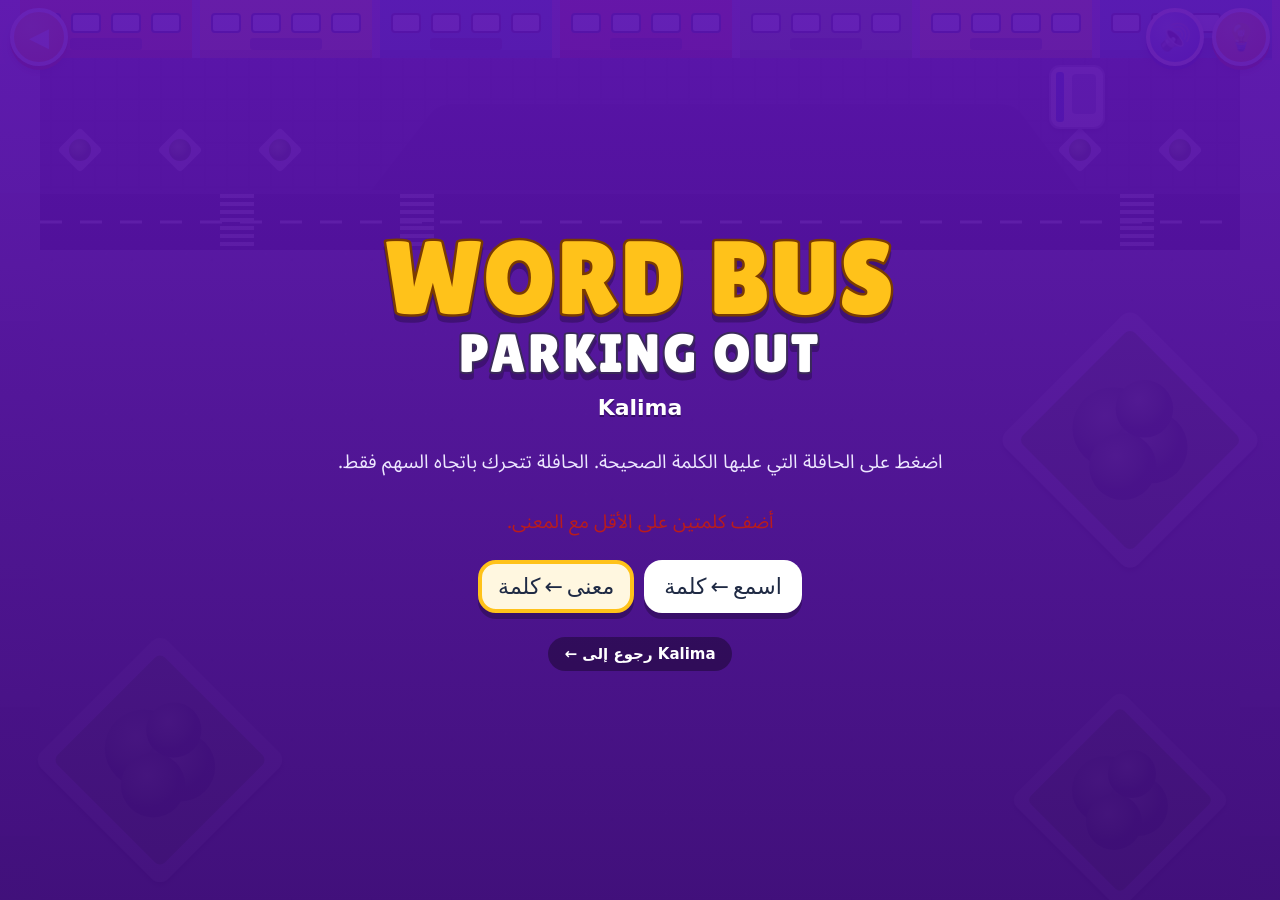
<file: bus.html>
<!doctype html>
<html lang="en">
<head>
<meta charset="utf-8">
<meta name="viewport" content="width=device-width, initial-scale=1, viewport-fit=cover, user-scalable=no">
<title>Word Bus</title>
<link href="https://fonts.googleapis.com/css2?family=Lilita+One&family=Andika:wght@700&family=Noto+Sans+Arabic:wght@500;700&display=swap" rel="stylesheet" media="print" onload="this.media='all'">
<style>
:root{--bg:#A3A9B4;--ink:#1F2A44;--yel:#FFC21A;--org:#FF8A00;--grn:#7ED321;--grn2:#4FA80E;--pur:#5B0FB0;
  --disp:'Lilita One','Arial Rounded MT Bold','Trebuchet MS',system-ui,sans-serif;--ar:'Noto Sans Arabic','Geeza Pro',Tahoma,sans-serif}
@media (prefers-color-scheme: dark){:root:not([data-theme="light"]){--bg:#A3A9B4}}
:root[data-theme="dark"]{--bg:#A3A9B4}
*{box-sizing:border-box}
html,body{margin:0;height:100%;background:var(--bg);overflow:hidden;font-family:var(--disp);color:var(--ink);-webkit-user-select:none;user-select:none;-webkit-tap-highlight-color:transparent;touch-action:manipulation}
button{font-family:inherit;border:0;cursor:pointer;touch-action:manipulation;color:inherit}
button:focus-visible{outline:4px solid #fff;outline-offset:3px}
.ar{font-family:var(--ar);direction:rtl;unicode-bidi:isolate}
#scene{position:fixed;inset:0;width:100%;height:100%;display:block}
.car{cursor:pointer}
/* corner buttons */
.corner{position:fixed;top:max(8px,env(safe-area-inset-top));z-index:5;display:flex;gap:8px}
.corner.l{left:10px}.corner.r{right:10px}
.cbtn{width:58px;height:58px;border-radius:50%;background:radial-gradient(circle at 35% 30%,#FFD54A,#FF8A00);border:4px solid #fff;box-shadow:0 4px 0 #B45309,0 6px 10px rgba(0,0,0,.3);font-size:26px;display:grid;place-items:center;color:#fff}
.cbtn:active{transform:translateY(3px);box-shadow:0 1px 0 #B45309}
.cbtn.blue{background:radial-gradient(circle at 35% 30%,#7DD3FC,#2563EB);box-shadow:0 4px 0 #1E3A8A,0 6px 10px rgba(0,0,0,.3)}
/* menu */
#menu{position:fixed;inset:0;z-index:10;display:flex;flex-direction:column;align-items:center;justify-content:center;gap:14px;padding:20px;
  background:linear-gradient(180deg,rgba(91,15,176,.92),rgba(60,8,120,.95));overflow:auto}
#menu[hidden]{display:none}
.logo{text-align:center;line-height:.95;filter:drop-shadow(0 6px 0 rgba(0,0,0,.25))}
.l1{font-size:clamp(54px,9vw,104px);color:var(--yel);-webkit-text-stroke:5px #7A3B00;paint-order:stroke fill;letter-spacing:2px}
.l2{font-size:clamp(30px,5vw,54px);color:#fff;-webkit-text-stroke:4px #3B2A5A;paint-order:stroke fill;letter-spacing:3px}
.how{color:#EDE7FF;font-size:19px;margin:2px 0 4px;text-align:center}
.units,.modes{display:flex;gap:10px;flex-wrap:wrap;justify-content:center}
.ubtn,.mbtn{background:#fff;border-radius:18px;padding:10px 16px;min-width:150px;display:flex;flex-direction:column;align-items:center;gap:2px;box-shadow:0 6px 0 rgba(0,0,0,.25);border:4px solid transparent}
.ubtn b,.mbtn b{font-size:22px;font-weight:400}
.ubtn span{font-family:'Andika',var(--disp);font-size:22px;color:var(--c)}
.mbtn span{font-size:16px;color:#475569}
.mbtn i{font-style:normal;color:#F59E0B;font-size:18px;min-height:22px}
.ubtn[aria-pressed="true"]{border-color:var(--c);background:#FFF7E0}
.mbtn[aria-pressed="true"]{border-color:var(--yel);background:#FFF7E0}
.play{width:150px;height:150px;border-radius:50%;margin-top:6px;border:7px solid #fff;
  background:radial-gradient(circle at 35% 28%,#FFE680,#FFC21A 45%,#FF8A00);box-shadow:0 8px 0 #B45309,0 14px 22px rgba(0,0,0,.35);position:relative}
.play::after{content:'';position:absolute;left:58px;top:42px;border-left:46px solid #fff;border-top:30px solid transparent;border-bottom:30px solid transparent}
.play:active{transform:translateY(5px);box-shadow:0 3px 0 #B45309}
/* modal */
.modal{position:fixed;inset:0;z-index:20;display:grid;place-items:center;padding:16px;background:radial-gradient(circle,rgba(255,200,0,.35),rgba(0,0,0,.55) 70%)}
.card{width:min(380px,92vw);background:linear-gradient(#CFF7A4,#9BE15D);border:6px solid #fff;border-radius:24px;text-align:center;padding:64px 20px 22px;position:relative;box-shadow:0 10px 0 rgba(0,0,0,.25)}
.card.lose{background:linear-gradient(#FFE0D1,#FFB38A)}
.ribbon{position:absolute;top:-26px;left:-14px;right:-14px;background:linear-gradient(#9BEA3F,#5DBB12);color:#fff;font-size:40px;padding:8px 0;border-radius:14px;border:5px solid #4E8E0E;-webkit-text-stroke:2px #2F5D05;paint-order:stroke fill}
.ribbon.red{background:linear-gradient(#FF7A59,#E0392B);border-color:#9F1D12;-webkit-text-stroke:2px #7F1D1D}
.done{font-size:30px;color:#fff;-webkit-text-stroke:3px #2F5D05;paint-order:stroke fill}
.stars{font-size:62px;letter-spacing:6px;color:rgba(0,0,0,.18);margin:6px 0}
.stars .on{color:#FFC21A;-webkit-text-stroke:3px #B45309;paint-order:stroke fill}
.coinbig{font-size:54px;color:#fff;-webkit-text-stroke:4px #1F2A44;paint-order:stroke fill;display:flex;align-items:center;justify-content:center;gap:10px}
.coinbig .c{width:52px;height:52px;border-radius:50%;background:radial-gradient(circle at 35% 30%,#FFE680,#FACC15 50%,#F59E0B);border:4px solid #B45309}
.card .ar{font-size:20px;margin:6px 0 14px}
.gbtn{display:block;width:100%;margin-top:10px;padding:14px;border-radius:16px;font-size:30px;color:#fff;background:linear-gradient(#9BEA3F,#5DBB12);border:4px solid #2F5D05;box-shadow:0 5px 0 #2F5D05;-webkit-text-stroke:2px #2F5D05;paint-order:stroke fill}
.gbtn.orange{background:linear-gradient(#FFD54A,#FF8A00);border-color:#9A4A00;box-shadow:0 5px 0 #9A4A00;-webkit-text-stroke:2px #9A4A00}
.gbtn:active{transform:translateY(4px);box-shadow:0 1px 0 #2F5D05}
.lbtn{margin-top:12px;background:none;font-size:20px;color:#1F2A44;text-decoration:underline}
.toast{position:fixed;left:50%;bottom:24px;transform:translateX(-50%);background:rgba(15,23,42,.9);color:#fff;padding:12px 20px;border-radius:14px;font-size:18px;z-index:30;font-family:system-ui}
@media (prefers-reduced-motion: reduce){.play:active,.cbtn:active,.gbtn:active{transform:none}}
</style>
</head>
<body>
<svg id="scene" viewBox="0 0 1200 900" preserveAspectRatio="xMidYMid meet" aria-label="Parking lot"></svg>
<div class="corner l"><button class="cbtn" data-act="menu" aria-label="Menu">◀</button></div>
<div class="corner r"><button class="cbtn blue" data-act="say" aria-label="Listen">🔊</button><button class="cbtn" data-act="hint" aria-label="Hint">💡</button></div>
<div id="menu" hidden></div>
<script>var IMG = {};</script>
<script>'use strict';
// ================= CONTENT (booklet) =================
const UNITS = [
  { id: 1, c: '#E4572E', L: { a: [[1, 'apple'], [3, 'avocado'], [2, 'astronaut']], c: [[4, 'cat'], [6, 'cactus'], [5, 'coffee']], t: [[10, 'table'], [9, 'TV'], [42, 'tin']], n: [[8, 'nose'], [7, 'nectarine']] }, words: ['cat', 'can', 'tan', 'nan', 'tat', 'an'] },
  { id: 2, c: '#138A80', L: { p: [[15, 'panda'], [13, 'pencil'], [14, 'popcorn']], i: [[18, 'igloo'], [17, 'Israel']], r: [[23, 'robot'], [24, 'radio'], [22, 'run']], s: [[19, 'sun'], [20, 'sandwich'], [21, 'sandals']] }, words: ['rat', 'pin', 'sat', 'tin', 'cap', 'sip'] },
  { id: 3, c: '#7B4FB3', L: { d: [[29, 'dog'], [31, 'dolphin'], [30, 'domino']], g: [[32, 'goat'], [33, 'guitar'], [34, 'gorilla']], h: [[37, 'house'], [35, 'hippo'], [36, 'hamburger']], o: [[38, 'orange'], [39, 'overalls']] }, words: ['dog', 'sad', 'pot', 'cop', 'hot', 'top'] },
  { id: 4, c: '#D97706', L: { b: [[51, 'banana'], [52, 'bed'], [53, 'balloons']], e: [[49, 'elephant'], [50, 'Eskimo']], f: [[55, 'fish'], [56, 'frog'], [54, 'flamingo']], m: [[57, 'mouse'], [58, 'mango'], [59, 'milkshake']] }, words: ['bed', 'pen', 'net', 'fan', 'hen', 'ten'] },
  { id: 5, c: '#2F6FDB', L: { j: [[84, 'jam'], [83, 'jeans'], [85, 'jester']], k: [[87, 'kite'], [88, 'kangaroo'], [86, 'ketchup']], l: [[94, 'lemon'], [93, 'London'], [92, 'love']], y: [[91, 'yoyo'], [89, 'yacht'], [90, 'yard']] }, words: ['jam', 'jet', 'log', 'jar', 'yak', 'jog'] },
];
const MODES = [
  ['pic', 'First letter', 'الحرف الأول'],
  ['letter', 'Hear the letter', 'استمع للحرف'],
  ['word', 'Hear the word', 'استمع للكلمة'],
];
const LEVELS = [{ n: 4, big: 0 }, { n: 6, big: 1 }, { n: 8, big: 2 }, { n: 10, big: 2 }];
const BUS_COLORS = [['#EF3B3B', '#B91C1C'], ['#2563EB', '#1E40AF'], ['#FACC15', '#CA8A04'], ['#22C55E', '#15803D'], ['#A855F7', '#7E22CE'], ['#F97316', '#C2410C'], ['#EC4899', '#BE185D'], ['#06B6D4', '#0E7490']];
const PAX_COLORS = ['#2563EB', '#FACC15', '#EF3B3B', '#22C55E', '#A855F7', '#F97316', '#EC4899', '#06B6D4'];

// ================= GEOMETRY =================
const N = 6, CS = 68, ROT = -30 * Math.PI / 180, CX = 650, CY = 600;
const ROAD_Y = 222, QUEUE_Y = 96, FRONT_X = 1000;
const BAYS = [0, 1, 2, 3, 4, 5, 6, 7].map(i => ({ x: 430 + i * 66, y: 152 }));
const OPEN0 = 4, UNLOCK_COST = 100;
const rot = (x, y) => [x * Math.cos(ROT) - y * Math.sin(ROT), x * Math.sin(ROT) + y * Math.cos(ROT)];
const toWorld = (lx, ly) => { const [x, y] = rot(lx, ly); return [CX + x, CY + y]; };
const DIRV = { 'h1': [1, 0], 'h-1': [-1, 0], 'v1': [0, 1], 'v-1': [0, -1] };

// ================= UTIL =================
const $ = s => document.querySelector(s);
const NS = 'http://www.w3.org/2000/svg';
const esc = s => String(s).replace(/[&<>"']/g, c => ({ '&': '&amp;', '<': '&lt;', '>': '&gt;', '"': '&quot;', "'": '&#39;' }[c]));
const rnd = n => Math.floor(Math.random() * n);
const pick = a => a[rnd(a.length)];
const shuffle = a => { a = a.slice(); for (let i = a.length - 1; i > 0; i--) { const j = rnd(i + 1); [a[i], a[j]] = [a[j], a[i]]; } return a; };
const wait = ms => new Promise(r => setTimeout(r, ms));
const ease = k => k < .5 ? 2 * k * k : 1 - Math.pow(-2 * k + 2, 2) / 2;
function tween(dur, f, e = ease) { return new Promise(res => { const t0 = performance.now(); const step = t => { const k = Math.min(1, (t - t0) / dur); f(e(k)); k < 1 ? requestAnimationFrame(step) : res(); }; requestAnimationFrame(step); }); }
const LS = { get(k, d) { try { const v = localStorage.getItem('lbus:' + k); return v ? JSON.parse(v) : d; } catch (e) { return d; } }, set(k, v) { try { localStorage.setItem('lbus:' + k, JSON.stringify(v)); } catch (e) {} } };
function el(tag, attrs = {}, parent) { const e = document.createElementNS(NS, tag); for (const k in attrs) e.setAttribute(k, attrs[k]); if (parent) parent.appendChild(e); return e; }

// ================= SOUND =================
let VOICE = null;
function pickVoice() { try { const vs = speechSynthesis.getVoices(); VOICE = vs.find(v => /en[-_]US/i.test(v.lang) && /Samantha|Google US|Aaron|Nicky/i.test(v.name)) || vs.find(v => /en[-_]US/i.test(v.lang)) || vs.find(v => /^en/i.test(v.lang)) || null; } catch (e) {} }
if ('speechSynthesis' in window) { pickVoice(); speechSynthesis.onvoiceschanged = pickVoice; }
function say(t, rate = 0.8) { try { speechSynthesis.cancel(); const u = new SpeechSynthesisUtterance(t); u.lang = 'en-US'; if (VOICE) u.voice = VOICE; u.rate = rate; speechSynthesis.speak(u); } catch (e) {} }
let AC = null;
function ac() { try { AC = AC || new (window.AudioContext || window.webkitAudioContext)(); if (AC.state === 'suspended') AC.resume(); } catch (e) {} return AC; }
function tone(freqs, type = 'sine', vol = .15, gap = .1, len = .16) {
  const a = ac(); if (!a) return;
  freqs.forEach((f, i) => { const o = a.createOscillator(), g = a.createGain(); o.type = type; o.frequency.value = f; const t = a.currentTime + i * gap;
    g.gain.setValueAtTime(vol, t); g.gain.exponentialRampToValueAtTime(.001, t + len); o.connect(g); g.connect(a.destination); o.start(t); o.stop(t + len + .02); });
}
const sfx = {
  horn: () => tone([330, 330], 'square', .05, .14, .12),
  coin: () => tone([988, 1319], 'triangle', .1, .07, .12),
  engine: () => { const a = ac(); if (!a) return; const o = a.createOscillator(), g = a.createGain(); o.type = 'sawtooth'; o.frequency.setValueAtTime(90, a.currentTime); o.frequency.exponentialRampToValueAtTime(260, a.currentTime + .35);
    g.gain.setValueAtTime(.05, a.currentTime); g.gain.exponentialRampToValueAtTime(.001, a.currentTime + .4); o.connect(g); g.connect(a.destination); o.start(); o.stop(a.currentTime + .42); },
  wrong: () => tone([294, 220], 'triangle', .14, .13, .2),
  win: () => tone([523, 659, 784, 1046, 1319], 'triangle', .13, .11, .22),
};

// ================= STATE =================
const S = { unit: LS.get('unit', 1), mode: LS.get('mode', 'pic'), level: 1, coins: LS.get('coins', 0), cars: [], queue: [], total: 0, bays: [], open: OPEN0, mistakes: 0, hints: 0, over: false, boarding: false };
const U = () => UNITS.find(u => u.id === S.unit);

// ================= LEVEL =================
function cellsOf(v) { const o = []; for (let k = 0; k < v.len; k++) o.push(v.ori === 'h' ? [v.r, v.c + k] : [v.r + k, v.c]); return o; }
function grid(except) { const g = Array.from({ length: N }, () => Array(N).fill(null)); S.cars.forEach(v => { if (v.state === 'lot' && v !== except) cellsOf(v).forEach(([r, c]) => g[r][c] = v); }); return g; }
function pathOf(v) {
  const [dx, dy] = DIRV[v.ori + v.dir], out = [];
  let r, c;
  if (v.dir > 0) { [r, c] = v.ori === 'h' ? [v.r, v.c + v.len] : [v.r + v.len, v.c]; } else { [r, c] = v.ori === 'h' ? [v.r, v.c - 1] : [v.r - 1, v.c]; }
  while (r >= 0 && r < N && c >= 0 && c < N) { out.push([r, c]); r += dy; c += dx; }
  return out;
}
function generate() {
  const cfg = LEVELS[Math.min(S.level, LEVELS.length) - 1];
  const labels = S.mode === 'word' ? shuffle(U().words).slice(0, 4) : Object.keys(U().L);
  for (let att = 0; att < 5000; att++) {
    const cars = []; let ok = true; const cols = shuffle(BUS_COLORS);
    for (let i = 0; i < cfg.n && ok; i++) {
      let placed = false;
      for (let t = 0; t < 90 && !placed; t++) {
        const len = i < cfg.big ? 3 : 2, ori = Math.random() < .5 ? 'h' : 'v';
        const v = { id: i, label: labels[i % labels.length], len, ori, r: rnd(ori === 'v' ? N - len + 1 : N), c: rnd(ori === 'h' ? N - len + 1 : N), dir: Math.random() < .5 ? 1 : -1, col: cols[i % cols.length], state: 'lot', cap: len === 3 ? 4 : 3, seats: 0 };
        S.cars = cars; const g = grid();
        if (cellsOf(v).every(([r, c]) => !g[r][c])) { cars.push(v); placed = true; }
      }
      if (!placed) ok = false;
    }
    if (!ok) continue;
    S.cars = cars;
    const order = []; const saved = cars.map(v => v.state);
    while (true) { const free = cars.filter(v => v.state === 'lot' && isFree(v)); if (!free.length) break; const v = pick(free); v.state = 'x'; order.push(v); }
    const solved = order.length === cars.length;
    cars.forEach((v, i) => v.state = saved[i]);
    if (!solved) continue;
    if (cfg.n >= 6 && cars.filter(v => !isFree(v)).length < Math.floor(cfg.n / 3)) continue;
    // passengers follow a valid exit order; each group gets its own colour (colour never gives the answer)
    S.queue = []; let gi = 0;
    order.forEach(v => { const col = PAX_COLORS[gi++ % PAX_COLORS.length]; const item = makeItem(v.label); for (let k = 0; k < v.cap; k++) S.queue.push({ label: v.label, col, item }); });
    S.total = S.queue.length; S.bays = Array(8).fill(null); S.open = OPEN0; S.mistakes = 0; S.hints = 0; S.over = false; S.boarding = false; S.earned = 0;
    return;
  }
}
function isFree(v) { const g = grid(v); return pathOf(v).every(([r, c]) => !g[r][c]); }
function makeItem(label) { if (S.mode === 'pic') { const p = pick(U().L[label]); return { img: p[0], word: p[1] }; } return {}; }
function speakFront() {
  const f = S.queue[0]; if (!f) return;
  if (S.mode === 'pic') say(f.item.word); else if (S.mode === 'letter') say('letter ' + f.label.toUpperCase() + '.', .75); else say(f.label, .7);
}

// ================= SCENE =================
let svg, carsL, fxL, queueL, bayL, boardL, hudL;
function buildScene() {
  svg = $('#scene'); svg.innerHTML = '';
  const defs = el('defs', {}, svg);
  defs.innerHTML = `
    <filter id="sh" x="-30%" y="-30%" width="160%" height="160%"><feDropShadow dx="3" dy="5" stdDeviation="3" flood-color="#000" flood-opacity=".35"/></filter>
    <filter id="sh2" x="-30%" y="-30%" width="160%" height="160%"><feDropShadow dx="0" dy="3" stdDeviation="2" flood-color="#000" flood-opacity=".3"/></filter>
    <pattern id="pave" width="22" height="22" patternUnits="userSpaceOnUse"><rect width="22" height="22" fill="#5D6577"/><path d="M0 11h22M11 0v22" stroke="#545C6D" stroke-width="2"/></pattern>
    <pattern id="asph" width="80" height="80" patternUnits="userSpaceOnUse"><rect width="80" height="80" fill="#A3A9B4"/><circle cx="12" cy="20" r="1.4" fill="#979DA8"/><circle cx="52" cy="60" r="1.2" fill="#979DA8"/><circle cx="66" cy="14" r="1" fill="#B0B5BF"/><circle cx="30" cy="70" r="1" fill="#B0B5BF"/></pattern>
    <radialGradient id="tree" cx=".4" cy=".35"><stop offset="0" stop-color="#9BE15D"/><stop offset=".7" stop-color="#5DAA2A"/><stop offset="1" stop-color="#3F7F1C"/></radialGradient>
    <linearGradient id="win" x1="0" x2="1"><stop offset="0" stop-color="#BFE9FF"/><stop offset="1" stop-color="#6CC3EE"/></linearGradient>`;
  // lot
  el('rect', { x: 0, y: 248, width: 1200, height: 652, fill: 'url(#asph)' }, svg);
  // buildings
  const bcols = ['#E2803C', '#F2C14E', '#3BA7C9', '#E36B4E', '#7CC36B', '#F2C14E', '#3BA7C9'];
  for (let i = 0; i < 7; i++) {
    const x = i * 180 - 20, b = el('g', {}, svg);
    el('rect', { x, y: -10, width: 172, height: 70, fill: bcols[i] }, b);
    el('rect', { x, y: 50, width: 172, height: 8, fill: 'rgba(0,0,0,.18)' }, b);
    for (let k = 0; k < 4; k++) el('rect', { x: x + 12 + k * 40, y: 14, width: 28, height: 18, rx: 3, fill: '#CFF1FF', stroke: '#23485E', 'stroke-width': 2 }, b);
    el('rect', { x: x + 50, y: 38, width: 72, height: 12, rx: 3, fill: '#2B3A4A', opacity: .5 }, b);
  }
  // sidewalk + platform
  el('rect', { x: 0, y: 58, width: 1200, height: 132, fill: 'url(#pave)' }, svg);
  el('path', { d: `M330 192 L392 112 Q400 104 412 104 L960 104 Q972 104 980 112 L1040 192 Z`, fill: '#4A5162' }, svg);
  for (let i = 0; i < 12; i++) { if (i > 2 && i < 10) continue; const x = 40 + i * 100; drawBush(x, 150); }
  // road
  el('rect', { x: 0, y: 190, width: 1200, height: 60, fill: '#3E4554' }, svg);
  el('rect', { x: 0, y: 190, width: 1200, height: 4, fill: '#5D6577' }, svg);
  el('line', { x1: 0, y1: ROAD_Y, x2: 1200, y2: ROAD_Y, stroke: '#F1F5F9', 'stroke-width': 3, 'stroke-dasharray': '22 18' }, svg);
  [180, 360, 1080].forEach(x => { for (let k = 0; k < 7; k++) el('rect', { x: x, y: 194 + k * 8, width: 34, height: 4, fill: '#E5E7EB' }, svg); });
  // station building (queue enters here)
  const st = el('g', { filter: 'url(#sh2)' }, svg);
  el('rect', { x: 1010, y: 66, width: 54, height: 62, rx: 10, fill: '#E5E7EB', stroke: '#9CA3AF', 'stroke-width': 2 }, st);
  el('rect', { x: 1016, y: 72, width: 8, height: 50, rx: 3, fill: '#2563EB' }, st);
  el('rect', { x: 1032, y: 74, width: 24, height: 40, rx: 4, fill: '#94A3B8' }, st);
  // planters
  [[120, 760, 1.15], [1090, 440, 1.2], [1080, 800, 1]].forEach(([x, y, s]) => drawPlanter(x, y, s));
  bayL = el('g', {}, svg);
  boardL = el('g', {}, svg);
  queueL = el('g', {}, svg);
  fxL = el('g', {}, svg);
  carsL = el('g', {}, svg);
  hudL = el('g', {}, svg);
}
function drawBush(x, y) { const g = el('g', {}, svg); el('rect', { x: x - 16, y: y - 16, width: 32, height: 32, rx: 4, transform: `rotate(45 ${x} ${y})`, fill: '#C9CFD8' }, g); el('circle', { cx: x, cy: y, r: 11, fill: 'url(#tree)' }, g); }
function drawPlanter(x, y, s) {
  const g = el('g', { transform: `translate(${x} ${y}) scale(${s})`, filter: 'url(#sh2)' }, svg);
  el('rect', { x: -78, y: -78, width: 156, height: 156, rx: 10, transform: 'rotate(45)', fill: '#D9DDE3' }, g);
  el('rect', { x: -66, y: -66, width: 132, height: 132, rx: 6, transform: 'rotate(45)', fill: '#7CC242' }, g);
  [[-14, -10, 34], [18, 6, 30], [-6, 22, 28], [12, -26, 24]].forEach(([cx, cy, r]) => el('circle', { cx, cy, r, fill: 'url(#tree)' }, g));
}

// ================= VEHICLE DRAWING =================
function carCenterLocal(v) { const cs = cellsOf(v); const lx = cs.reduce((t, [r, c]) => t + (c + .5) * CS, 0) / cs.length - N * CS / 2; const ly = cs.reduce((t, [r, c]) => t + (r + .5) * CS, 0) / cs.length - N * CS / 2; return [lx, ly]; }
function carAngle(v) { const [dx, dy] = DIRV[v.ori + v.dir]; return (ROT + Math.atan2(dy, dx)) * 180 / Math.PI; }
function drawCar(v) {
  const L = v.len * CS - 6, W = CS - 8, [c1, c2] = v.col;
  const g = el('g', { class: 'car', 'data-act': 'car', 'data-id': v.id }, carsL);
  const body = el('g', { filter: 'url(#sh)' }, g);
  el('rect', { x: -L / 2, y: -W / 2, width: L, height: W, rx: 12, fill: c2 }, body);
  el('rect', { x: -L / 2 + 2, y: -W / 2 + 2, width: L - 4, height: W - 7, rx: 11, fill: c1 }, body);
  // windscreen (front = +x) and rear window
  el('rect', { x: L / 2 - 15, y: -W / 2 + 6, width: 9, height: W - 14, rx: 4, fill: 'url(#win)' }, body);
  el('rect', { x: -L / 2 + 6, y: -W / 2 + 8, width: 6, height: W - 18, rx: 3, fill: 'url(#win)', opacity: .8 }, body);
  // side windows
  const nw = v.len === 3 ? 6 : 3;
  for (let k = 0; k < nw; k++) { const x = -L / 2 + 18 + k * ((L - 40) / nw); el('rect', { x, y: -W / 2 + 2, width: (L - 40) / nw - 4, height: 5, rx: 2, fill: '#DCF3FF', opacity: .9 }, body); el('rect', { x, y: W / 2 - 10, width: (L - 40) / nw - 4, height: 5, rx: 2, fill: '#DCF3FF', opacity: .9 }, body); }
  // roof arrow
  el('rect', { x: -L / 2 + 14, y: -W / 2 + 9, width: L - 34, height: W - 22, rx: 8, fill: 'rgba(255,255,255,.18)' }, body);
  el('path', { d: `M${-L / 2 + 52} -6 H${L / 2 - 36} V-14 L${L / 2 - 19} 0 L${L / 2 - 36} 14 V6 H${-L / 2 + 52} Z`, fill: '#fff', opacity: .97 }, body);
  // headlights
  el('circle', { cx: L / 2 - 3, cy: -W / 2 + 7, r: 3, fill: '#FEF9C3' }, body); el('circle', { cx: L / 2 - 3, cy: W / 2 - 10, r: 3, fill: '#FEF9C3' }, body);
  // letter badge (kept upright)
  const badge = el('g', { class: 'badge' }, g);
  kBadge(badge, v.label, c2);
  // seat counter (shown when parked)
  const seats = el('g', { class: 'seats', opacity: 0 }, g);
  el('rect', { x: -26, y: 24, width: 52, height: 22, rx: 11, fill: '#1F2A44' }, seats);
  const st = el('text', { x: 0, y: 40, 'text-anchor': 'middle', 'font-size': 16, 'font-weight': 700, fill: '#fff', 'font-family': 'system-ui' }, seats); st.textContent = `0/${v.cap}`;
  v.bx = -L / 2 + 28; v.el = g; v.badge = badge; v.seatsEl = seats; v.seatsT = st;
  const [lx, ly] = carCenterLocal(v); [v.x, v.y] = toWorld(lx, ly); v.ang = carAngle(v); v.sc = 1;
  place(v);
}
function place(v) { v.el.setAttribute('transform', `translate(${v.x.toFixed(1)} ${v.y.toFixed(1)}) rotate(${v.ang.toFixed(1)}) scale(${v.sc})`); v.badge.setAttribute('transform', `translate(${v.bx} 0) rotate(${(-v.ang).toFixed(1)})`); v.seatsEl.setAttribute('transform', `rotate(${(-v.ang).toFixed(1)})`); }
function smoke(x, y) {
  const c = el('circle', { cx: x, cy: y, r: 6, fill: '#fff', opacity: .8 }, fxL);
  tween(500, k => { c.setAttribute('r', 6 + k * 12); c.setAttribute('opacity', .8 * (1 - k)); }, k => k).then(() => c.remove());
}
async function moveTo(v, x, y, dur, angle) {
  const x0 = v.x, y0 = v.y, a0 = v.ang;
  let a1 = angle == null ? Math.atan2(y - y0, x - x0) * 180 / Math.PI : angle;
  while (a1 - a0 > 180) a1 -= 360; while (a1 - a0 < -180) a1 += 360;
  let last = 0;
  await tween(dur, k => { v.x = x0 + (x - x0) * k; v.y = y0 + (y - y0) * k; v.ang = a0 + (a1 - a0) * Math.min(1, k * 2.2); place(v);
    const now = performance.now(); if (now - last > 55) { last = now; const r = v.ang * Math.PI / 180; smoke(v.x - Math.cos(r) * v.len * CS * .5, v.y - Math.sin(r) * v.len * CS * .5); } });
}

// ================= QUEUE / BAYS / BOARD =================
function drawBays() {
  bayL.innerHTML = '';
  BAYS.forEach((b, i) => {
    const g = el('g', { transform: `translate(${b.x} ${b.y}) rotate(-14)` }, bayL);
    const open = i < S.open;
    el('rect', { x: -22, y: -36, width: 44, height: 72, rx: 9, fill: open ? '#6B7488' : '#596075', stroke: '#8A93A8', 'stroke-width': 2 }, g);
    if (!open) {
      const lg = el('g', { 'data-act': 'unlock', 'data-id': i, style: 'cursor:pointer' }, bayL);
      el('circle', { cx: b.x, cy: b.y - 46, r: 13, fill: '#FACC15', stroke: '#B45309', 'stroke-width': 3 }, lg);
      const t = el('text', { x: b.x, y: b.y + 8, 'text-anchor': 'middle', 'font-size': 20, 'font-weight': 800, fill: '#fff', transform: `rotate(-76 ${b.x} ${b.y})`, 'font-family': 'Lilita One, system-ui' }, lg); t.textContent = UNLOCK_COST;
    }
  });
}
function drawQueue() {
  queueL.innerHTML = '';
  const show = S.queue.slice(0, 44);
  show.forEach((p, i) => {
    const x = FRONT_X - i * 13, y = QUEUE_Y;
    const g = el('g', { transform: `translate(${x} ${y})` }, queueL);
    el('rect', { x: -3.5, y: -2, width: 7, height: 14, rx: 3.5, fill: p.col, stroke: 'rgba(0,0,0,.25)', 'stroke-width': 1 }, g);
    el('circle', { cx: 0, cy: -7, r: 5.5, fill: p.col, stroke: 'rgba(0,0,0,.25)', 'stroke-width': 1 }, g);
  });
  // speech bubble above front group
  const f = S.queue[0];
  if (f) {
    const n = S.queue.filter((p, i) => i < 6 && p.col === f.col).length;
    const bx = FRONT_X - (n - 1) * 6.5;
    const g = el('g', { 'data-act': 'say', style: 'cursor:pointer' }, queueL);
    el('rect', { x: bx - 26, y: 52, width: 52, height: 30, rx: 10, fill: '#fff', stroke: f.col, 'stroke-width': 3 }, g);
    el('path', { d: `M${bx - 6} 81 L${bx} 89 L${bx + 6} 81 Z`, fill: '#fff' }, g);
    const t = el('text', { x: bx, y: 74, 'text-anchor': 'middle', 'font-size': 18 }, g); t.textContent = '🔊';
  }
}
function drawBoard() {
  boardL.innerHTML = '';
  const f = S.queue[0], g = el('g', { 'data-act': 'say', style: 'cursor:pointer' }, boardL);
  el('rect', { x: 150, y: 470, width: 12, height: 110, fill: '#475569' }, g);
  el('rect', { x: 36, y: 262, width: 240, height: 230, rx: 22, fill: '#fff', stroke: '#2563EB', 'stroke-width': 8, filter: 'url(#sh)' }, g);
  if (f) {
    el('rect', { x: 36, y: 262, width: 240, height: 230, rx: 22, fill: 'none', stroke: f.col, 'stroke-width': 8 }, g);
    if (S.mode === 'pic' && IMG[f.item.img]) el('image', { href: IMG[f.item.img], x: 66, y: 280, width: 180, height: 150, preserveAspectRatio: 'xMidYMid meet' }, g);
    else { const t = el('text', { x: 156, y: 390, 'text-anchor': 'middle', 'font-size': 100 }, g); t.textContent = '🔊'; }
    el('circle', { cx: 156, cy: 460, r: 24, fill: '#2563EB' }, g);
    const s = el('text', { x: 156, y: 468, 'text-anchor': 'middle', 'font-size': 22 }, g); s.textContent = '🔊';
  } else { const t = el('text', { x: 156, y: 400, 'text-anchor': 'middle', 'font-size': 90 }, g); t.textContent = '✅'; }
}
function drawHUD() {
  hudL.innerHTML = '';
  const coin = el('g', { filter: 'url(#sh2)' }, hudL);
  el('rect', { x: 520, y: 10, width: 160, height: 40, rx: 20, fill: 'rgba(15,23,42,.92)' }, coin);
  el('circle', { cx: 540, cy: 30, r: 17, fill: '#FACC15', stroke: '#F59E0B', 'stroke-width': 4 }, coin);
  const t = el('text', { x: 612, y: 39, 'text-anchor': 'middle', 'font-size': 24, fill: '#fff', 'font-family': 'Lilita One, system-ui' }, coin); t.textContent = S.coins;
  const lv = el('text', { x: 600, y: 285, 'text-anchor': 'middle', 'font-size': 26, fill: 'rgba(31,42,68,.55)', 'font-family': 'Lilita One, system-ui' }, hudL);
  lv.textContent = `LEVEL ${S.level}   ✗ ${S.mistakes}`;
  const done = S.total - S.queue.length;
  el('rect', { x: 36, y: 500, width: 240, height: 14, rx: 7, fill: 'rgba(0,0,0,.15)' }, hudL);
  el('rect', { x: 36, y: 500, width: 240 * (S.total ? done / S.total : 0), height: 14, rx: 7, fill: '#22C55E' }, hudL);
}
function redraw() { drawBays(); drawQueue(); drawBoard(); drawHUD(); }

// ================= GAME LOGIC =================
async function tapCar(id) {
  if (S.over) return;
  const v = S.cars.find(x => x.id === id); if (!v || v.state !== 'lot') return;
  ac();
  const [dx, dy] = DIRV[v.ori + v.dir]; const [wx, wy] = rot(dx, dy);
  const path = pathOf(v), g = grid(v);
  const hit = path.findIndex(([r, c]) => g[r][c]);
  if (hit >= 0) { // bump into the blocking vehicle and come back
    v.state = 'bump'; sfx.horn();
    const d = hit * CS + 10, x0 = v.x, y0 = v.y;
    await tween(160 + hit * 60, k => { v.x = x0 + wx * d * k; v.y = y0 + wy * d * k; place(v); });
    const ob = g[path[hit][0]][path[hit][1]]; wobble(ob);
    await tween(220, k => { v.x = x0 + wx * d * (1 - k); v.y = y0 + wy * d * (1 - k); place(v); });
    v.state = 'lot'; return;
  }
  const bi = [...Array(S.open).keys()].find(i => !S.bays[i]);
  if (bi == null) { sfx.wrong(); flashBays(); return; }
  const f = S.queue[0];
  if (f && f.label !== v.label) { S.mistakes++; sfx.wrong(); } else sfx.engine();
  S.bays[bi] = v; v.state = 'moving'; v.bay = bi; drawHUD();
  // 1) straight out of the pile
  const out = (path.length + 2.2) * CS;
  await moveTo(v, v.x + wx * out, v.y + wy * out, 260 + path.length * 70, v.ang);
  // 2) to the road
  const rx = Math.max(60, Math.min(1140, v.x));
  await moveTo(v, rx, ROAD_Y + 12, 380);
  // 3) along the road to the bay
  const b = BAYS[bi];
  await moveTo(v, b.x, ROAD_Y + 12, 160 + Math.abs(rx - b.x) * .8);
  // 4) park
  await tween(280, k => { v.y = ROAD_Y + 12 + (b.y - ROAD_Y - 12) * k; v.x = b.x; v.ang = v.ang + ((-104) - v.ang) * Math.min(1, k * 1.6); v.sc = 1 - .3 * k; place(v); });
  v.state = 'parked'; v.seatsEl.setAttribute('opacity', 1); place(v);
  board();
}
function wobble(v) { if (!v) return; const x0 = v.x, y0 = v.y; tween(260, k => { const s = Math.sin(k * Math.PI * 4) * 4 * (1 - k); v.x = x0 + s; v.y = y0; place(v); }).then(() => { v.x = x0; place(v); }); }
function flashBays() { bayL.style.transition = 'opacity .15s'; let n = 0; const t = setInterval(() => { bayL.style.opacity = n % 2 ? 1 : .3; if (++n > 5) { clearInterval(t); bayL.style.opacity = 1; } }, 150); }
async function board() {
  if (S.boarding) return; S.boarding = true;
  let changed = false;
  while (S.queue.length) {
    const f = S.queue[0];
    const v = S.bays.find(x => x && x.state === 'parked' && x.label === f.label && x.seats < x.cap);
    if (!v) break;
    // passenger walks to the bus
    const b = BAYS[v.bay];
    const p = el('g', {}, fxL); el('circle', { cx: 0, cy: -7, r: 5.5, fill: f.col }, p); el('rect', { x: -3.5, y: -2, width: 7, height: 14, rx: 3.5, fill: f.col }, p);
    S.queue.shift(); drawQueue();
    await tween(230, k => p.setAttribute('transform', `translate(${FRONT_X + (b.x - FRONT_X) * k} ${QUEUE_Y + (b.y - QUEUE_Y) * k})`));
    p.remove(); v.seats++; v.seatsT.textContent = `${v.seats}/${v.cap}`;
    S.coins += 2; S.earned = (S.earned || 0) + 2; LS.set('coins', S.coins); sfx.coin(); drawHUD();
    changed = true;
    if (v.seats >= v.cap) depart(v);
  }
  S.boarding = false;
  if (changed) { drawBoard(); speakFront(); }
  check();
}
async function depart(v) {
  v.state = 'leaving'; v.seatsEl.setAttribute('opacity', 0); sfx.engine();
  const b = BAYS[v.bay];
  await tween(260, k => { v.y = b.y + (ROAD_Y - 6 - b.y) * k; v.sc = .7 + .3 * k; v.ang = -104 + 104 * k; place(v); });
  S.bays[v.bay] = null; drawBays();
  await moveTo(v, 1320, ROAD_Y - 6, 700, 0);
  v.el.remove(); v.state = 'gone';
  check();
}
function check() {
  if (S.over) return;
  if (!S.queue.length) {
    if (S.cars.some(v => v.state === 'leaving')) return setTimeout(check, 300);
    S.over = true; sfx.win(); setTimeout(showWin, 500); return;
  }
  const busy = S.cars.some(v => v.state === 'moving' || v.state === 'leaving') || S.boarding;
  if (busy) return;
  const f = S.queue[0];
  const full = [...Array(S.open).keys()].every(i => S.bays[i]);
  if (full && !S.bays.some(v => v && v.label === f.label && v.seats < v.cap)) { S.over = true; sfx.wrong(); setTimeout(showLose, 400); }
}
function hint() {
  if (S.over) return;
  const f = S.queue[0]; if (!f) return;
  const v = S.cars.find(x => x.state === 'lot' && x.label === f.label && isFree(x)) || S.cars.find(x => x.state === 'lot' && x.label === f.label);
  if (!v) return;
  S.hints++; speakFront();
  const s0 = v.sc; tween(900, k => { v.sc = s0 + Math.sin(k * Math.PI * 3) * .12; place(v); }).then(() => { v.sc = s0; place(v); });
}
function unlock(i) {
  if (i !== S.open) return;
  if (S.coins < UNLOCK_COST) { toast(`Need ${UNLOCK_COST} coins · تحتاج ${UNLOCK_COST} قطعة نقدية`); sfx.wrong(); return; }
  S.coins -= UNLOCK_COST; LS.set('coins', S.coins); S.open++; sfx.coin(); redraw();
  if (S.over === 'lose') { S.over = false; closeModal(); }
}

// ================= SCREENS =================
function stars() { const m = S.mistakes + S.hints; return m === 0 ? 3 : m <= 2 ? 2 : 1; }
function showWin() {
  const n = stars(), best = LS.get('best', {}); const key = S.unit + S.mode; best[key] = Math.max(best[key] || 0, n); LS.set('best', best);
  modal(`<div class="card win"><div class="ribbon">LEVEL ${S.level}</div><div class="done">COMPLETED</div>
    <div class="stars">${[0, 1, 2].map(i => `<span class="${i < n ? 'on' : ''}">★</span>`).join('')}</div>
    <div class="coinbig"><span class="c"></span>+${S.earned || 0}</div>
    <p class="ar">أحسنت! الأخطاء: ${S.mistakes}</p>
    ${S.level < LEVELS.length ? `<button class="gbtn" data-act="next">NEXT LEVEL</button>` : `<button class="gbtn" data-act="menu">MENU</button>`}
    <button class="lbtn" data-act="restart">↻ Play again</button></div>`);
}
function showLose() {
  S.over = 'lose';
  modal(`<div class="card lose"><div class="ribbon red">STATION FULL</div>
    <p style="font-size:22px;margin:16px 0 4px">The wrong buses filled the station.</p><p class="ar">امتلأت المحطة بحافلات خاطئة.</p>
    ${S.open < 8 ? `<button class="gbtn" data-act="unlock" data-id="${S.open}">Open a bay · ${UNLOCK_COST} 🪙</button>` : ''}
    <button class="gbtn orange" data-act="restart">↻ TRY AGAIN</button></div>`);
}
function modal(h) { closeModal(); const m = document.createElement('div'); m.className = 'modal'; m.innerHTML = h; document.body.appendChild(m); }
function closeModal() { document.querySelectorAll('.modal').forEach(m => m.remove()); }
function toast(t) { const d = document.createElement('div'); d.className = 'toast'; d.textContent = t; document.body.appendChild(d); setTimeout(() => d.remove(), 2200); }
function showMenu() {
  const best = LS.get('best', {});
  $('#menu').innerHTML = `
    <div class="logo"><div class="l1">LETTER BUS</div><div class="l2">PARKING OUT</div></div>
    <p class="ar how">اضغط على الحافلة التي عليها الإجابة الصحيحة. الحافلة تتحرك باتجاه السهم فقط.</p>
    <div class="units">${UNITS.map(u => `<button class="ubtn" style="--c:${u.c}" aria-pressed="${S.unit === u.id}" data-act="unit" data-id="${u.id}"><b>Unit ${u.id}</b><span>${Object.keys(u.L).map(l => l.toUpperCase() + l).join(' ')}</span></button>`).join('')}</div>
    <div class="modes">${MODES.map(([k, en, ar]) => `<button class="mbtn" aria-pressed="${S.mode === k}" data-act="mode" data-id="${k}"><b>${en}</b><span class="ar">${ar}</span><i>${'★'.repeat(best[S.unit + k] || 0)}</i></button>`).join('')}</div>
    <button class="play" data-act="play" aria-label="Play"></button>`;
  $('#menu').hidden = false;
}
function startLevel() {
  closeModal(); $('#menu').hidden = true;
  generate(); buildScene(); S.cars.forEach(drawCar); redraw();
  // little drop-in
  S.cars.forEach((v, i) => { const s = v.sc; v.sc = .2; place(v); setTimeout(() => tween(260, k => { v.sc = .2 + (s - .2) * k; place(v); }), 40 * i); });
  setTimeout(speakFront, 500);
}

// ================= EVENTS =================
document.addEventListener('click', e => {
  const t = e.target.closest('[data-act]'); if (!t) return;
  const a = t.getAttribute('data-act'), id = t.getAttribute('data-id');
  if (a === 'car') tapCar(+id);
  else if (a === 'say') speakFront();
  else if (a === 'hint') hint();
  else if (a === 'unlock') unlock(+id);
  else if (a === 'unit') { S.unit = +id; LS.set('unit', S.unit); showMenu(); }
  else if (a === 'mode') { S.mode = id; LS.set('mode', S.mode); showMenu(); }
  else if (a === 'play') { ac(); S.level = 1; startLevel(); }
  else if (a === 'next') { S.level++; startLevel(); }
  else if (a === 'restart') startLevel();
  else if (a === 'menu') { closeModal(); showMenu(); }
});
buildScene(); showMenu();

;
'use strict';
// Kalima adapter: feeds a teacher's word set into a game. Loaded after the game code.
// Modes: img = picture -> word, mean = meaning -> word, listen = hear the word -> word.
const KPLAY = (() => { for (const st of [sessionStorage, localStorage]) { try { const v = st.getItem('kl:play'); if (v) return JSON.parse(v); } catch (e) {} } return null; })();
const KSET = (KPLAY && KPLAY.set) || { title: 'Kalima', termLang: 'en', meanLang: 'ar', words: [] };
const KW = (() => { const seen = new Set(); return (KSET.words || []).filter(w => w.term && w.term.trim() && w.meaning && w.meaning.trim())
  .filter(w => { const k = w.term.trim().toLowerCase(); if (seen.has(k)) return false; seen.add(k); return true; }); })();
const KUI = (() => { try { return JSON.parse(localStorage.getItem('kl:ui')) || 'ar'; } catch (e) { return 'ar'; } })();
const KT = {
  ar: { img: 'صورة ← كلمة', mean: 'معنى ← كلمة', listen: 'اسمع ← كلمة', back: '← رجوع إلى Kalima', few: 'أضف كلمتين على الأقل مع المعنى.',
    bus: 'اضغط على الحافلة التي عليها الكلمة الصحيحة. الحافلة تتحرك باتجاه السهم فقط.', kicks: 'انظر إلى الشاشة الكبيرة، ثم صوّب الكرة نحو الكلمة الصحيحة.', race: 'وجّه المركبة بالأسهم ◀ ▶ نحو البوابة التي عليها الكلمة الصحيحة.' },
  he: { img: 'תמונה ← מילה', mean: 'פירוש ← מילה', listen: 'שמיעה ← מילה', back: '← חזרה ל-Kalima', few: 'הוסיפו לפחות שתי מילים עם פירוש.',
    bus: 'לחצו על האוטובוס עם המילה הנכונה. האוטובוס נוסע רק בכיוון החץ.', kicks: 'הסתכלו על המסך הגדול ובעטו אל המילה הנכונה.', race: 'כוונו את הרכב עם החצים ◀ ▶ אל השער עם המילה הנכונה.' },
  en: { img: 'Picture → word', mean: 'Meaning → word', listen: 'Listen → word', back: '← Back to Kalima', few: 'Add at least two words with meanings.',
    bus: 'Tap the bus with the right word. Buses only move the way the arrow points.', kicks: 'Look at the big screen, then shoot at the right word.', race: 'Steer with ◀ ▶ through the gate with the right word.' }
}[KUI] || null;
const KTX = KT || { img: 'Picture → word', mean: 'Meaning → word', listen: 'Listen → word', back: '← Kalima', few: '', bus: '', kicks: '', race: '' };
const KLANG = { en: 'en-US', ar: 'ar-SA', he: 'he-IL', fr: 'fr-FR', es: 'es-ES', de: 'de-DE', ru: 'ru-RU', tr: 'tr-TR' };
const KHAS_IMG = KW.filter(w => w.img).length >= 2;
let KMODE = (() => { try { return localStorage.getItem('kl:gmode'); } catch (e) { return null; } })();
if (!['img', 'mean', 'listen'].includes(KMODE) || (KMODE === 'img' && !KHAS_IMG)) KMODE = KHAS_IMG ? 'img' : 'mean';

// ---------- voice in the right language ----------
let kAudio = null;
function kVoice(code) { try { const vs = speechSynthesis.getVoices().filter(v => v.lang.replace('_', '-').toLowerCase().startsWith(code.slice(0, 2)));
  return vs.find(v => /(Enhanced|Premium|Natural|Neural|Online)/i.test(v.name)) || vs[0] || null; } catch (e) { return null; } }
function kTTS(text, lang) { try { speechSynthesis.cancel(); if (kAudio) { kAudio.pause(); kAudio = null; } if (!text) return;
  const code = KLANG[lang] || 'en-US', u = new SpeechSynthesisUtterance(text); u.lang = code; const v = kVoice(code); if (v) u.voice = v; u.rate = .85; speechSynthesis.speak(u); } catch (e) {} }
function kSayWord(w) { if (w.audio) { try { speechSynthesis.cancel(); if (kAudio) kAudio.pause(); kAudio = new Audio(w.audio); kAudio.play().catch(() => {}); return; } catch (e) {} } kTTS(w.term, KSET.termLang); }
// The games call say() with English phrases ("cat starts with ...", "The answer is CAT"); only the set's own words are spoken.
say = function (t) {
  t = String(t || '').trim(); if (!t) { try { speechSynthesis.cancel(); } catch (e) {} return; }
  const m = KW.find(w => w.meaning.trim() === t); if (m) return kTTS(m.meaning, KSET.meanLang);
  const low = t.toLowerCase();
  const w = KW.slice().sort((a, b) => b.term.length - a.term.length).find(x => { const k = x.term.trim().toLowerCase(); return low === k || low.endsWith(' ' + k) || low.endsWith(' ' + k + '.'); });
  if (w) return kSayWord(w);
};

// ---------- text fitting (words or whole sentences) ----------
const KFACE = (s, w = 700) => `${w} ${s}px Andika,"IBM Plex Sans Arabic","IBM Plex Sans Hebrew","Century Gothic",Arial,sans-serif`;
const kM = document.createElement('canvas').getContext('2d');
const kRTL = l => l === 'ar' || l === 'he';
function kWrapM(x, text, W) { const ws = String(text).trim().split(/\s+/), lines = []; let cur = '';
  for (const w of ws) { const t2 = cur ? cur + ' ' + w : w; if (!cur || x.measureText(t2).width <= W) cur = t2; else { lines.push(cur); cur = w; } }
  if (cur) lines.push(cur); return lines; }
// biggest font size whose wrapped lines fit inside W x H
function kFit(text, W, H, maxFs, minFs, x = kM) {
  for (let fs = maxFs; fs >= minFs; fs -= 1) { x.font = KFACE(fs); const lines = kWrapM(x, text, W);
    if (lines.length * fs * 1.18 <= H && lines.every(l => x.measureText(l).width <= W)) return { fs, lines }; }
  x.font = KFACE(minFs); return { fs: minFs, lines: kWrapM(x, text, W) };
}
function kTextWidth(line, fs) { kM.font = KFACE(fs); return kM.measureText(line).width; }
// SVG multi-line text centred on (0, cy)
function kSvgText(g, lines, fs, cy, fill, lang) {
  const lh = fs * 1.18, top = cy - (lines.length * lh) / 2;
  lines.forEach((ln, i) => { const t = el('text', { x: 0, y: (top + lh * i + fs * .9).toFixed(1), 'text-anchor': 'middle', 'font-size': fs, 'font-weight': 700, fill, 'font-family': 'Andika, "IBM Plex Sans Arabic", "IBM Plex Sans Hebrew", "Century Gothic", sans-serif' }, g);
    if (kRTL(lang)) t.setAttribute('direction', 'rtl'); t.textContent = ln; });
}
// meaning cards drawn as pictures, so every game shows them where it shows images
let KCARD = [360, 270];
function kCard(text, lang) {
  const [W, H] = KCARD, c = document.createElement('canvas'); c.width = W; c.height = H; const x = c.getContext('2d');
  x.fillStyle = '#FFFFFF'; x.fillRect(0, 0, W, H);
  try { x.direction = kRTL(lang) ? 'rtl' : 'ltr'; } catch (e) {}
  const pad = W * .07, f = kFit(text, W - pad * 2, H - pad * 1.6, Math.round(H * .34), 14, x), lh = f.fs * 1.18, top = (H - f.lines.length * lh) / 2;
  x.font = KFACE(f.fs); x.textAlign = 'center'; x.textBaseline = 'middle';
  f.lines.forEach((ln, i) => { const w = Math.min(W - pad, x.measureText(ln).width + 16), y = top + lh * i + lh / 2;
    x.fillStyle = '#FFE680'; x.fillRect((W - w) / 2, y + f.fs * .08, w, f.fs * .36); x.fillStyle = '#1F2A44'; x.fillText(ln, W / 2, y); });
  return c.toDataURL('image/png');
}
// bus badge: a pill that grows to two or three lines for long words and sentences
function kBadge(g, label, stroke) {
  const len = [...label].length;
  let f = len <= 10 ? { fs: len <= 1 ? 33 : 27, lines: [label] } : kFit(label, 150, 66, 22, 12);
  if (len <= 10 && kTextWidth(label, f.fs) > 150) f = kFit(label, 150, 66, 22, 12);
  const bw = Math.max(44, Math.max(...f.lines.map(l => kTextWidth(l, f.fs))) + 26), bh = Math.max(42, f.lines.length * f.fs * 1.18 + 12);
  el('rect', { x: -bw / 2, y: -bh / 2, width: bw, height: bh, rx: Math.min(21, bh / 2), fill: '#fff', stroke, 'stroke-width': 4 }, g);
  kSvgText(g, f.lines, f.fs, 0, '#1F2A44', KSET.termLang);
}
const kShuffle = a => { a = a.slice(); for (let i = a.length - 1; i > 0; i--) { const j = Math.random() * (i + 1) | 0; [a[i], a[j]] = [a[j], a[i]]; } return a; };
function kBuild(n) {
  const pool = KMODE === 'img' ? KW.filter(w => w.img) : KW;
  const ws = kShuffle(pool).slice(0, Math.max(2, Math.min(n, pool.length)));
  const L = {};
  ws.forEach((w, i) => { const key = 'k' + i; IMG[key] = KMODE === 'img' ? w.img : kCard(w.meaning, KSET.meanLang); L[w.term.trim()] = [[key, KMODE === 'mean' ? w.meaning.trim() : '']]; });
  UNITS[0].L = L; UNITS[0].words = ws.map(w => w.term.trim());
  S.mode = KMODE === 'listen' ? 'word' : 'pic';
}
UNITS.length = 0;
UNITS.push({ id: 1, c: '#0E7C86', flag: ['#0E7C86', '#FFFFFF', '#0E7C86'], L: {}, words: [] });
S.unit = 1;
kBuild(4);

// ---------- shared menu pieces ----------
function kModes(btnClass) {
  return [KHAS_IMG ? 'img' : null, 'mean', 'listen'].filter(Boolean)
    .map(k => `<button class="${btnClass}" aria-pressed="${KMODE === k}" data-act="kmode" data-id="${k}"><b>${KTX[k]}</b></button>`).join('');
}
function kTitle() { return String(KSET.title || '').replace(/[&<>"']/g, c => ({ '&': '&amp;', '<': '&lt;', '>': '&gt;', '"': '&quot;', "'": '&#39;' }[c])); }
const kRet = (KPLAY && KPLAY.ret) || 'index.html#games';
const kBack = `<a class="kback" href="${kRet}">${KPLAY && KPLAY.ret ? 'رجوع' : KTX.back}</a>`;
// report the result to the Kalima player: first-try correct out of total, shown there as a score out of 100
function kReport(correct, total) {
  if (!KPLAY || !KPLAY.code) return;
  try { sessionStorage.setItem('kl:gameDone', JSON.stringify({ code: KPLAY.code, act: KPLAY.act, correct: Math.max(0, correct), total: Math.max(1, total), ms: Date.now() - (KPLAY.t0 || Date.now()) })); } catch (e) {}
  if (document.getElementById('kdone')) return;
  const a = document.createElement('a'); a.id = 'kdone'; a.href = kRet; a.textContent = 'عرض علامتي ←';
  a.style.cssText = 'position:fixed;z-index:9999;bottom:calc(18px + env(safe-area-inset-bottom,0px));left:50%;transform:translateX(-50%);background:#4C3DD6;color:#fff;font:700 18px Rubik,system-ui,sans-serif;padding:14px 26px;border-radius:14px;text-decoration:none;box-shadow:0 8px 24px rgba(0,0,0,.25)';
  document.body.appendChild(a);
}
const kFew = KW.length < 2 ? `<p class="ar how" style="color:#B91C1C">${KTX.few}</p>` : '';
document.addEventListener('click', e => {
  const t = e.target.closest('[data-act="kmode"]'); if (!t) return;
  KMODE = t.getAttribute('data-id'); try { localStorage.setItem('kl:gmode', KMODE); } catch (er) {} kBuild(4); showMenu();
}, true);
const kStyle = document.createElement('style');
kStyle.textContent = `.kback{display:inline-block;margin-top:10px;color:#fff;background:rgba(0,0,0,.35);padding:8px 16px;border-radius:999px;text-decoration:none;font:600 15px system-ui,sans-serif}
.ktitle{font:800 22px "IBM Plex Sans Arabic",system-ui,sans-serif;color:#fff;text-shadow:0 2px 0 rgba(0,0,0,.35);margin:2px 0 6px}`;
document.head.appendChild(kStyle);

;
const _kStartLevel = startLevel; startLevel = function () { kBuild(4); _kStartLevel(); };
showMenu = function () {
  $('#menu').innerHTML = `<div class="logo"><div class="l1">WORD BUS</div><div class="l2">PARKING OUT</div></div><div class="ktitle">${kTitle()}</div>
    <p class="ar how">${KTX.bus}</p>${kFew}<div class="modes">${kModes('mbtn')}</div>${KW.length >= 2 ? '<button class="play" data-act="play" aria-label="Play"></button>' : ''}${kBack}`;
  $('#menu').hidden = false;
};
const _kWin = showWin; showWin = function () { _kWin(); kReport(S.cars.length, S.cars.length + S.mistakes); };
showMenu();
</script>
</body>
</html>
</file>
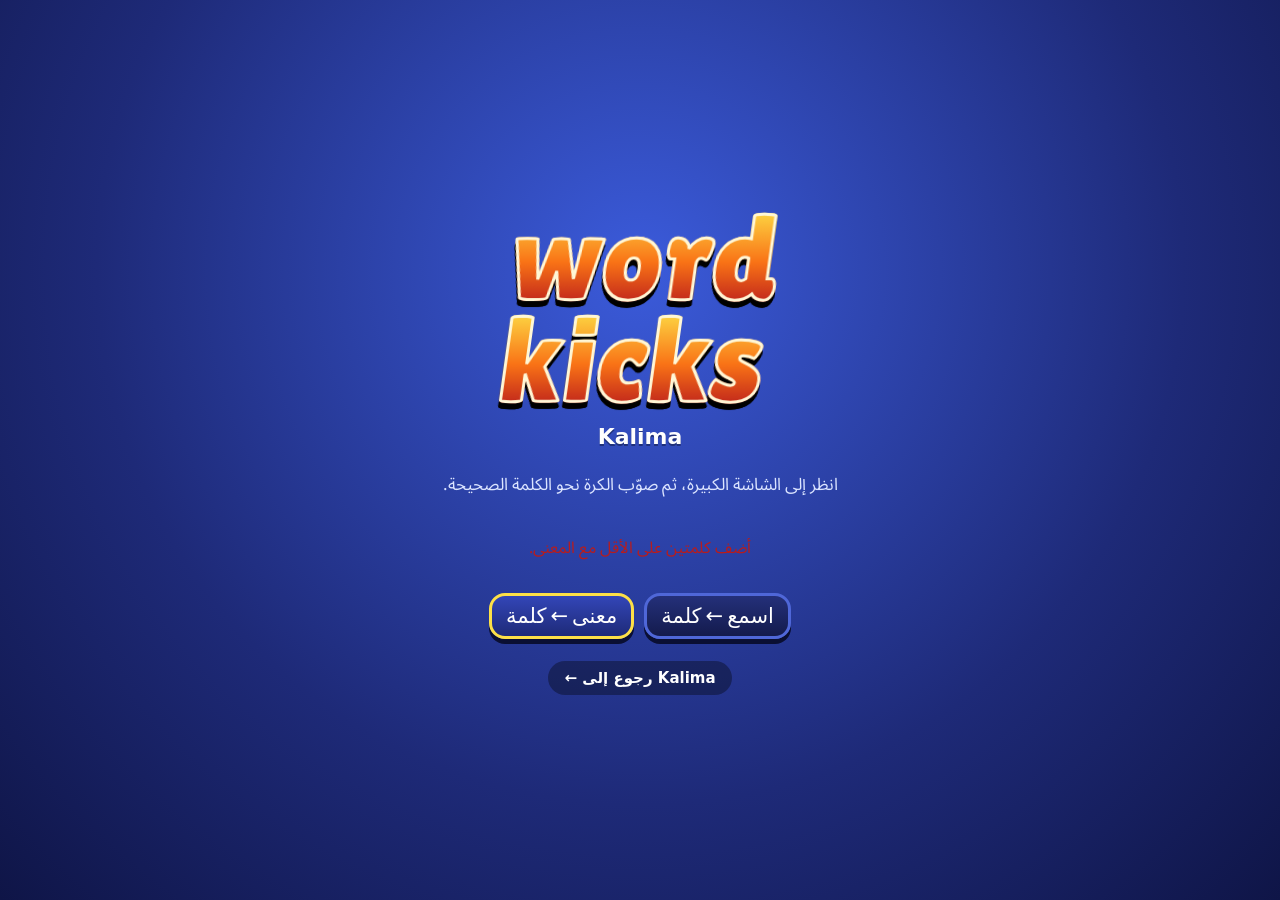
<file: kicks.html>
<!doctype html>
<html lang="en">
<head>
<meta charset="utf-8">
<meta name="viewport" content="width=device-width, initial-scale=1, viewport-fit=cover, user-scalable=no">
<title>Word Kicks</title>
<link href="https://fonts.googleapis.com/css2?family=Lilita+One&family=Andika:wght@700&family=Noto+Sans+Arabic:wght@500;700&display=swap" rel="stylesheet" media="print" onload="this.media='all'">
<style>
:root{--bg:#1C3B1A;--disp:'Lilita One','Arial Rounded MT Bold',system-ui,sans-serif;--ar:'Noto Sans Arabic','Geeza Pro',Tahoma,sans-serif}
@media (prefers-color-scheme: dark){:root:not([data-theme="light"]){--bg:#1C3B1A}}
:root[data-theme="dark"]{--bg:#1C3B1A}
*{box-sizing:border-box}
html,body{margin:0;height:100%;background:var(--bg);overflow:hidden;font-family:var(--disp);color:#fff;-webkit-user-select:none;user-select:none;-webkit-tap-highlight-color:transparent;touch-action:manipulation}
button{font-family:inherit;border:0;cursor:pointer;color:inherit;touch-action:manipulation}
button:focus-visible{outline:4px solid #FDE047;outline-offset:3px}
.ar{font-family:var(--ar);direction:rtl;unicode-bidi:isolate}
#scene{position:fixed;inset:0;width:100%;height:100%}
.flag{animation:wave 1.6s ease-in-out infinite alternate}
@keyframes wave{from{transform:rotate(-6deg)}to{transform:rotate(6deg)}}
.pulse{animation:pulse .6s ease-in-out infinite alternate;transform-box:fill-box;transform-origin:center}
@keyframes pulse{to{scale:1.12}}
.corner{position:fixed;top:max(8px,env(safe-area-inset-top));left:10px;z-index:5}
.cbtn{width:54px;height:54px;border-radius:50%;background:radial-gradient(circle at 35% 30%,#FFD54A,#FF8A00);border:4px solid #fff;box-shadow:0 4px 0 #B45309;font-size:22px}
/* menu */
#menu{position:fixed;inset:0;z-index:10;display:flex;flex-direction:column;align-items:center;justify-content:center;gap:12px;padding:18px;overflow:auto;
  background:radial-gradient(ellipse at 50% 30%,#3B5BDB,#1E2A78 60%,#0F1547)}
#menu[hidden]{display:none}
.logo{display:flex;flex-direction:column;align-items:center;line-height:.85;transform:skew(-8deg);filter:drop-shadow(0 6px 0 #000)}
.l1,.l2{font-size:clamp(60px,10vw,120px);background:linear-gradient(#FDE047,#F97316 55%,#B91C1C);-webkit-background-clip:text;background-clip:text;color:transparent;-webkit-text-stroke:3px #FFF7D6}
.howto{font-size:17px;color:#DBE4FF;text-align:center;max-width:900px}
.teams{display:flex;gap:10px;flex-wrap:wrap;justify-content:center}
.team{background:linear-gradient(#24307A,#141B4D);border:3px solid #4F67D8;border-radius:16px;padding:8px 14px;min-width:140px;display:flex;flex-direction:column;align-items:center;gap:3px;box-shadow:0 5px 0 #0A0F33}
.team b{font-size:21px;font-weight:400}
.team .lt{font-family:'Andika',var(--disp);font-size:20px;background:#fff;border-radius:8px;padding:0 6px}
.team .ar{font-size:14px;color:#C7D2FE}
.team i{font-style:normal;color:#FDE047;min-height:18px}
.team[aria-pressed="true"]{border-color:#FDE047;background:linear-gradient(#3346B8,#1E2A78)}
.fl{width:46px;height:30px;border-radius:4px;background:linear-gradient(var(--a) 33%,var(--b) 33% 66%,var(--a) 66%);box-shadow:0 2px 4px rgba(0,0,0,.4)}
.ledbtn,.bbtn{background:#111827;border:4px solid #4B5563;border-radius:14px;color:#FDE047;font-size:34px;padding:10px 46px;letter-spacing:4px;font-family:'Courier New',monospace;font-weight:700;box-shadow:0 5px 0 #000}
.ledbtn:active,.bbtn:active{transform:translateY(3px)}
/* modal */
.modal{position:fixed;inset:0;z-index:20;display:grid;place-items:center;padding:14px;background:rgba(10,15,51,.6)}
.panel{width:min(520px,94vw);background:linear-gradient(160deg,#2A3FB0,#121A5C);border:4px solid #67E8F9;border-radius:22px;text-align:center;padding:20px;box-shadow:0 12px 30px rgba(0,0,0,.5)}
.ptitle{font-size:46px;color:#FDE047;-webkit-text-stroke:2px #B91C1C;paint-order:stroke fill}
.score{display:flex;align-items:center;justify-content:center;gap:18px;margin:10px 0}
.score b{font-family:'Courier New',monospace;font-size:44px;color:#4ADE80;background:#111827;padding:2px 16px;border-radius:10px}
.stars{font-size:54px;color:rgba(255,255,255,.2);letter-spacing:6px}
.stars .on{color:#FDE047}
.panel p{font-size:20px;margin:8px 0;font-family:system-ui;color:#E0E7FF}
.panel p.ar{font-family:var(--ar)}
.small{font-size:16px!important;color:#C7D2FE!important}
.row{display:flex;gap:10px;justify-content:center;flex-wrap:wrap;margin-top:12px}
.bbtn{font-size:24px;padding:10px 22px}
.bbtn.ghost{color:#fff}
@media (prefers-reduced-motion: reduce){.flag,.pulse{animation:none}}
</style>
</head>
<body>
<svg id="scene" viewBox="0 0 1200 800" preserveAspectRatio="xMidYMid meet" aria-label="Football pitch"></svg>
<div class="corner"><button class="cbtn" data-act="menu" aria-label="Menu">◀</button></div>
<div id="menu" hidden></div>
<script>var IMG = {};</script>
<script>'use strict';
// ================= CONTENT =================
const UNITS = [
  { id: 1, c: '#E4572E', flag: ['#E4572E', '#fff', '#E4572E'], L: { a: [[1, 'apple'], [3, 'avocado'], [2, 'astronaut']], c: [[4, 'cat'], [6, 'cactus'], [5, 'coffee']], t: [[10, 'table'], [9, 'TV'], [42, 'tin']], n: [[8, 'nose'], [7, 'nectarine']] }, words: ['cat', 'can', 'tan', 'nan', 'tat', 'an'] },
  { id: 2, c: '#138A80', flag: ['#138A80', '#FACC15', '#138A80'], L: { p: [[15, 'panda'], [13, 'pencil'], [14, 'popcorn']], i: [[18, 'igloo'], [17, 'Israel']], r: [[23, 'robot'], [24, 'radio'], [22, 'run']], s: [[19, 'sun'], [20, 'sandwich'], [21, 'sandals']] }, words: ['rat', 'pin', 'sat', 'tin', 'cap', 'sip'] },
  { id: 3, c: '#7B4FB3', flag: ['#7B4FB3', '#fff', '#7B4FB3'], L: { d: [[29, 'dog'], [31, 'dolphin'], [30, 'domino']], g: [[32, 'goat'], [33, 'guitar'], [34, 'gorilla']], h: [[37, 'house'], [35, 'hippo'], [36, 'hamburger']], o: [[38, 'orange'], [39, 'overalls']] }, words: ['dog', 'sad', 'pot', 'cop', 'hot', 'top'] },
  { id: 4, c: '#D97706', flag: ['#D97706', '#1F2A44', '#D97706'], L: { b: [[51, 'banana'], [52, 'bed'], [53, 'balloons']], e: [[49, 'elephant'], [50, 'Eskimo']], f: [[55, 'fish'], [56, 'frog'], [54, 'flamingo']], m: [[57, 'mouse'], [58, 'mango'], [59, 'milkshake']] }, words: ['bed', 'pen', 'net', 'fan', 'hen', 'ten'] },
  { id: 5, c: '#2F6FDB', flag: ['#2F6FDB', '#fff', '#2F6FDB'], L: { j: [[84, 'jam'], [83, 'jeans'], [85, 'jester']], k: [[87, 'kite'], [88, 'kangaroo'], [86, 'ketchup']], l: [[94, 'lemon'], [93, 'London'], [92, 'love']], y: [[91, 'yoyo'], [89, 'yacht'], [90, 'yard']] }, words: ['jam', 'jet', 'log', 'jar', 'yak', 'jog'] },
];
const MODES = [['pic', 'First letter', 'الحرف الأول'], ['letter', 'Hear the letter', 'استمع للحرف'], ['word', 'Hear the word', 'استمع للكلمة']];
// match settings by level: wall, keeper moving, wind, arrow speed, goals needed
const LEVELS = [
  { wall: false, keeper: false, wind: 0, speed: 1, need: 5, opp: 4 },
  { wall: true, keeper: false, wind: 0, speed: 1, need: 6, opp: 5 },
  { wall: true, keeper: true, wind: 0, speed: 1.1, need: 6, opp: 5 },
  { wall: true, keeper: true, wind: 0, speed: 1.2, need: 7, opp: 6 },
];
const BALLS = 10;

// ================= GEOMETRY =================
const GX0 = 330, GX1 = 870, GY0 = 118, GY1 = 330;          // goal mouth
const BALL0 = { x: 600, y: 700 };
const ZONES = [{ x: 432, y: 178 }, { x: 768, y: 178 }, { x: 432, y: 280 }, { x: 768, y: 280 }];
const ZR = 46;

// ================= UTIL =================
const $ = s => document.querySelector(s);
const NS = 'http://www.w3.org/2000/svg';
const esc = s => String(s).replace(/[&<>"']/g, c => ({ '&': '&amp;', '<': '&lt;', '>': '&gt;', '"': '&quot;', "'": '&#39;' }[c]));
const rnd = n => Math.floor(Math.random() * n);
const pick = a => a[rnd(a.length)];
const shuffle = a => { a = a.slice(); for (let i = a.length - 1; i > 0; i--) { const j = rnd(i + 1); [a[i], a[j]] = [a[j], a[i]]; } return a; };
const wait = ms => new Promise(r => setTimeout(r, ms));
const lerp = (a, b, k) => a + (b - a) * k;
function tween(dur, f, e = k => k) { return new Promise(res => { const t0 = performance.now(); const step = t => { const k = Math.min(1, (t - t0) / dur); f(e(k)); k < 1 ? requestAnimationFrame(step) : res(); }; requestAnimationFrame(step); }); }
const easeOut = k => 1 - Math.pow(1 - k, 2);
const LS = { get(k, d) { try { const v = localStorage.getItem('lkick:' + k); return v ? JSON.parse(v) : d; } catch (e) { return d; } }, set(k, v) { try { localStorage.setItem('lkick:' + k, JSON.stringify(v)); } catch (e) {} } };
function el(tag, attrs = {}, parent) { const e = document.createElementNS(NS, tag); for (const k in attrs) e.setAttribute(k, attrs[k]); if (parent) parent.appendChild(e); return e; }

// ================= SOUND =================
let VOICE = null;
function pickVoice() { try { const vs = speechSynthesis.getVoices(); VOICE = vs.find(v => /en[-_]US/i.test(v.lang) && /Samantha|Google US|Aaron|Nicky/i.test(v.name)) || vs.find(v => /en[-_]US/i.test(v.lang)) || vs.find(v => /^en/i.test(v.lang)) || null; } catch (e) {} }
if ('speechSynthesis' in window) { pickVoice(); speechSynthesis.onvoiceschanged = pickVoice; }
function say(t, rate = .8) { try { speechSynthesis.cancel(); const u = new SpeechSynthesisUtterance(t); u.lang = 'en-US'; if (VOICE) u.voice = VOICE; u.rate = rate; speechSynthesis.speak(u); } catch (e) {} }
let AC = null;
function ac() { try { AC = AC || new (window.AudioContext || window.webkitAudioContext)(); if (AC.state === 'suspended') AC.resume(); } catch (e) {} return AC; }
function noise(dur, vol, freq) {
  const a = ac(); if (!a) return; const n = a.sampleRate * dur, buf = a.createBuffer(1, n, a.sampleRate), d = buf.getChannelData(0);
  for (let i = 0; i < n; i++) d[i] = (Math.random() * 2 - 1) * Math.pow(1 - i / n, 1.5);
  const s = a.createBufferSource(), f = a.createBiquadFilter(), g = a.createGain(); s.buffer = buf; f.type = 'bandpass'; f.frequency.value = freq; f.Q.value = .7; g.gain.value = vol;
  s.connect(f); f.connect(g); g.connect(a.destination); s.start();
}
function tone(fs, type = 'sine', vol = .14, gap = .1, len = .18) { const a = ac(); if (!a) return; fs.forEach((f, i) => { const o = a.createOscillator(), g = a.createGain(); o.type = type; o.frequency.value = f; const t = a.currentTime + i * gap; g.gain.setValueAtTime(vol, t); g.gain.exponentialRampToValueAtTime(.001, t + len); o.connect(g); g.connect(a.destination); o.start(t); o.stop(t + len + .02); }); }
const sfx = {
  kick: () => { const a = ac(); if (!a) return; const o = a.createOscillator(), g = a.createGain(); o.frequency.setValueAtTime(160, a.currentTime); o.frequency.exponentialRampToValueAtTime(50, a.currentTime + .12); g.gain.setValueAtTime(.5, a.currentTime); g.gain.exponentialRampToValueAtTime(.001, a.currentTime + .15); o.connect(g); g.connect(a.destination); o.start(); o.stop(a.currentTime + .16); },
  cheer: () => { noise(1.8, .5, 1100); noise(1.5, .25, 2400); },
  ooh: () => noise(1.0, .25, 500),
  whistle: () => tone([2100, 2300, 2100], 'sine', .08, .07, .09),
  wrong: () => tone([300, 220], 'triangle', .14, .14, .22),
  tick: () => tone([880], 'sine', .05, 0, .05),
};

// ================= STATE =================
const S = { unit: LS.get('unit', 1), mode: LS.get('mode', 'pic'), easy: true, level: 1,
  ball: 0, goals: 0, points: 0, mistakes: 0, phase: 'idle', aim: 0, curve: 0, power: 0, t0: 0, wind: 0, labels: [], q: null, log: [] };
const U = () => UNITS.find(u => u.id === S.unit);
const CFG = () => LEVELS[Math.min(S.level, LEVELS.length) - 1];

// ================= SCENE =================
let svg, L = {};
function buildScene() {
  svg = $('#scene'); svg.innerHTML = '';
  const defs = el('defs', {}, svg);
  defs.innerHTML = `
  <linearGradient id="pitch" x1="0" y1="0" x2="0" y2="1"><stop offset="0" stop-color="#3E9A32"/><stop offset="1" stop-color="#2F8A26"/></linearGradient>
  <pattern id="net" width="14" height="14" patternUnits="userSpaceOnUse"><path d="M0 0L14 14M14 0L0 14" stroke="#fff" stroke-width="1.1" opacity=".55"/></pattern>
  <radialGradient id="ballg" cx=".35" cy=".3"><stop offset="0" stop-color="#fff"/><stop offset=".8" stop-color="#E5E7EB"/><stop offset="1" stop-color="#9CA3AF"/></radialGradient>
  <filter id="sh" x="-40%" y="-40%" width="180%" height="180%"><feDropShadow dx="0" dy="4" stdDeviation="3" flood-opacity=".35"/></filter>
  <filter id="blur"><feGaussianBlur stdDeviation="1.2"/></filter>`;
  // crowd
  el('rect', { x: 0, y: 0, width: 1200, height: 200, fill: '#6B4A3A' }, svg);
  const crowd = el('g', { filter: 'url(#blur)' }, svg);
  const cc = ['#F87171', '#FBBF24', '#60A5FA', '#34D399', '#F472B6', '#FFFFFF', '#A78BFA', '#FB923C', '#1F2937', '#E5E7EB'];
  for (let row = 0; row < 10; row++) for (let i = 0; i < 68; i++) {
    const x = i * 18 + (row % 2) * 9 + rnd(5), y = 12 + row * 19 + rnd(4);
    el('rect', { x: x - 6, y: y + 3, width: 12, height: 14, rx: 4, fill: pick(cc) }, crowd);
    el('circle', { cx: x, cy: y, r: 5, fill: pick(['#F5D0B0', '#C68B59', '#8D5524', '#F1C27D']) }, crowd);
  }
  L.flags = el('g', {}, svg);
  for (let i = 0; i < 9; i++) {
    const x = 60 + i * 135 + rnd(30), y = 30 + rnd(70), f = el('g', { class: 'flag', style: `transform-origin:${x}px ${y + 60}px;animation-delay:${-Math.random() * 2}s` }, L.flags);
    el('line', { x1: x, y1: y, x2: x, y2: y + 60, stroke: '#E5E7EB', 'stroke-width': 3 }, f);
    const col = U().flag;
    [0, 1, 2].forEach(k => el('rect', { x: x + 2, y: y + k * 10, width: 46, height: 10, fill: col[k] }, f));
  }
  // ad boards
  el('rect', { x: 0, y: 196, width: 1200, height: 44, fill: '#C81E1E' }, svg);
  for (let i = 0; i < 4; i++) { const g = el('g', {}, svg); el('rect', { x: 8 + i * 300, y: 199, width: 284, height: 38, rx: 4, fill: i % 2 ? '#B91C1C' : '#DC2626', stroke: '#fff', 'stroke-width': 2 }, g); const t = el('text', { x: 150 + i * 300, y: 228, 'text-anchor': 'middle', 'font-size': 28, fill: '#fff', 'font-family': 'Lilita One, system-ui', 'letter-spacing': 2 }, g); t.textContent = i % 2 ? 'READ · PLAY · SCORE' : 'WORD KICKS'; }
  // pitch
  el('rect', { x: 0, y: 240, width: 1200, height: 560, fill: 'url(#pitch)' }, svg);
  for (let i = 0; i < 7; i++) el('rect', { x: 0, y: 240 + i * 84, width: 1200, height: 42, fill: '#fff', opacity: .045 }, svg);
  const lines = el('g', { stroke: '#F0FDF4', 'stroke-width': 5, fill: 'none', opacity: .9 }, svg);
  el('path', { d: 'M0 330 H1200' }, lines);
  el('path', { d: 'M210 330 L150 455 H1050 L990 330' }, lines);
  el('path', { d: 'M400 330 L382 376 H818 L800 330' }, lines);
  el('path', { d: 'M330 455 Q600 560 870 455' }, lines);
  // goal
  L.goal = el('g', {}, svg);
  L.netG = el('g', {}, L.goal);
  el('rect', { x: GX0, y: GY0, width: GX1 - GX0, height: GY1 - GY0, fill: 'rgba(255,255,255,.08)' }, L.netG);
  el('rect', { x: GX0, y: GY0, width: GX1 - GX0, height: GY1 - GY0, fill: 'url(#net)' }, L.netG);
  el('path', { d: `M${GX0} ${GY0} L${GX0 - 18} ${GY0 + 30} L${GX0 - 18} ${GY1 - 4} M${GX1} ${GY0} L${GX1 + 18} ${GY0 + 30} L${GX1 + 18} ${GY1 - 4}`, stroke: '#D1D5DB', 'stroke-width': 3, fill: 'none' }, L.goal);
  el('path', { d: `M${GX0} ${GY1} V${GY0} H${GX1} V${GY1}`, stroke: '#fff', 'stroke-width': 10, fill: 'none', 'stroke-linejoin': 'round', filter: 'url(#sh)' }, L.goal);
  L.keeper = el('g', {}, svg);
  L.zones = el('g', {}, svg);
  L.wall = el('g', {}, svg);
  L.aim = el('g', {}, svg);
  L.ballG = el('g', {}, svg);
  L.kicker = el('g', {}, svg);
  L.hud = el('g', {}, svg);
  L.fx = el('g', {}, svg);
  drawKeeper(); drawBall(BALL0.x, BALL0.y, 1);
}

// ---------- characters ----------
function person(g, shirt, shorts, num, back) {
  // legs
  el('rect', { x: -15, y: 34, width: 11, height: 44, rx: 5, fill: '#F5D0B0' }, g); el('rect', { x: 4, y: 34, width: 11, height: 44, rx: 5, fill: '#F5D0B0' }, g);
  el('rect', { x: -16, y: 52, width: 13, height: 26, rx: 4, fill: '#fff' }, g); el('rect', { x: 3, y: 52, width: 13, height: 26, rx: 4, fill: '#fff' }, g);
  el('ellipse', { cx: -10, cy: 80, rx: 10, ry: 5, fill: '#111827' }, g); el('ellipse', { cx: 10, cy: 80, rx: 10, ry: 5, fill: '#111827' }, g);
  el('rect', { x: -19, y: 22, width: 38, height: 22, rx: 6, fill: shorts }, g);
  el('rect', { x: -22, y: -18, width: 44, height: 44, rx: 12, fill: shirt }, g);
  if (num) { const t = el('text', { x: 0, y: 12, 'text-anchor': 'middle', 'font-size': 20, fill: '#fff', 'font-family': 'Lilita One, system-ui' }, g); t.textContent = num; }
  el('circle', { cx: 0, cy: -30, r: 14, fill: '#F5D0B0' }, g);
  el('path', { d: back ? 'M-14 -32 Q-14 -48 0 -47 Q14 -48 14 -32 Q12 -24 0 -25 Q-12 -24 -14 -32Z' : 'M-14 -34 Q-12 -48 0 -46 Q12 -48 14 -34 Q6 -40 -14 -34Z', fill: '#6B3E1E' }, g);
}
function arms(g, shirt, up, gloves) {
  const hand = gloves ? '#22C55E' : '#F5D0B0';
  if (up) { el('rect', { x: -34, y: -60, width: 11, height: 46, rx: 5, fill: shirt }, g); el('rect', { x: 23, y: -60, width: 11, height: 46, rx: 5, fill: shirt }, g); el('circle', { cx: -28, cy: -62, r: 8, fill: hand }, g); el('circle', { cx: 28, cy: -62, r: 8, fill: hand }, g); }
  else { el('rect', { x: -32, y: -14, width: 11, height: 38, rx: 5, fill: shirt }, g); el('rect', { x: 21, y: -14, width: 11, height: 38, rx: 5, fill: shirt }, g); el('circle', { cx: -26, cy: 26, r: 7, fill: hand }, g); el('circle', { cx: 26, cy: 26, r: 7, fill: hand }, g); }
}
let KP = { x: 600, dive: 0, up: false };
function drawKeeper() {
  L.keeper.innerHTML = '';
  const g = el('g', { transform: `translate(${KP.x} ${GY1 - 72}) rotate(${KP.dive * 70} 0 40) scale(.82)`, filter: 'url(#sh)' }, L.keeper);
  arms(g, '#FACC15', KP.up || KP.dive !== 0, true);
  person(g, '#FACC15', '#111827', '1', false);
}
function drawWall() {
  L.wall.innerHTML = '';
  if (!CFG().wall) return;
  [528, 582].forEach(x => { const g = el('g', { transform: `translate(${x} 425) scale(1.05)`, filter: 'url(#sh)' }, L.wall); person(g, '#2563EB', '#fff', '', false);
    el('rect', { x: -14, y: 18, width: 28, height: 12, rx: 6, fill: '#F5D0B0' }, g); });
}
function drawKicker(pose) {
  L.kicker.innerHTML = '';
  if (pose === 'none') return;
  const pos = { run: [470, 640, 1.3], kick: [540, 630, 1.3], cheer: [540, 630, 1.3], sad: [540, 636, 1.3] }[pose];
  const g = el('g', { transform: `translate(${pos[0]} ${pos[1]}) scale(${pos[2]})`, filter: 'url(#sh)' }, L.kicker);
  arms(g, '#DC2626', pose === 'cheer', false);
  person(g, '#DC2626', '#fff', '10', true);
}
function drawBall(x, y, s) { L.ballG.innerHTML = ''; const g = el('g', { transform: `translate(${x} ${y}) scale(${s})` }, L.ballG);
  el('ellipse', { cx: 2, cy: 22, rx: 20, ry: 6, fill: 'rgba(0,0,0,.25)' }, g);
  el('circle', { r: 22, fill: 'url(#ballg)', stroke: '#374151', 'stroke-width': 1.5 }, g);
  el('path', { d: 'M0 -8 L8 -2 L5 8 L-5 8 L-8 -2Z', fill: '#111827' }, g);
  [[0, -20], [18, -6], [11, 17], [-11, 17], [-18, -6]].forEach(([a, b]) => el('circle', { cx: a * .95, cy: b * .95, r: 4.5, fill: '#111827' }, g)); }

// ---------- targets ----------
function drawZones(highlight, cand) {
  L.zones.innerHTML = '';
  S.labels.forEach((lab, i) => {
    const z = ZONES[i], isWord = lab.length > 1, good = highlight === i;
    const g = el('g', { transform: `translate(${z.x} ${z.y})`, class: good ? 'pulse' : '' }, L.zones);
    if (cand != null && cand.includes(i)) el('circle', { r: ZR + 9, fill: 'none', stroke: '#FDE047', 'stroke-width': 8, opacity: .95 }, g);
    el('circle', { r: ZR, fill: '#fff', opacity: .92, stroke: good ? '#22C55E' : '#DC2626', 'stroke-width': 7 }, g);
    el('circle', { r: ZR - 14, fill: 'none', stroke: good ? '#22C55E' : '#DC2626', 'stroke-width': 3, opacity: .6 }, g);
    const t = el('text', { y: isWord ? 11 : 16, 'text-anchor': 'middle', 'font-size': isWord ? Math.max(13, Math.min(30, Math.floor(150 / lab.length))) : 48, 'font-weight': 700, fill: '#1F2A44', 'font-family': 'Andika, Century Gothic, sans-serif' }, g); t.textContent = lab;
  });
}

// ---------- HUD ----------
function drawHUD(msg) {
  L.hud.innerHTML = '';
  // jumbotron with the question
  const j = el('g', { 'data-act': 'say', style: 'cursor:pointer' }, L.hud);
  el('rect', { x: 470, y: 6, width: 260, height: 118, rx: 14, fill: '#111827', stroke: '#4B5563', 'stroke-width': 5 }, j);
  el('rect', { x: 482, y: 16, width: 236, height: 98, rx: 8, fill: '#fff' }, j);
  if (S.q && S.mode === 'pic' && IMG[S.q.img]) el('image', { href: IMG[S.q.img], x: 488, y: 18, width: 224, height: 94, preserveAspectRatio: 'xMidYMid meet' }, j);
  else { const t = el('text', { x: 600, y: 90, 'text-anchor': 'middle', 'font-size': 64 }, j); t.textContent = '🔊'; }
  el('circle', { cx: 700, cy: 92, r: 15, fill: '#2563EB' }, j); const sp = el('text', { x: 700, y: 99, 'text-anchor': 'middle', 'font-size': 15 }, j); sp.textContent = '🔊';
  // LED scoreboard
  const led = el('g', {}, L.hud);
  el('rect', { x: 40, y: 18, width: 300, height: 60, rx: 12, fill: '#111827', stroke: '#4B5563', 'stroke-width': 4 }, led);
  const f1 = U().flag; [0, 1, 2].forEach(k => el('rect', { x: 56, y: 30 + k * 12, width: 56, height: 12, fill: f1[k] }, led));
  [0, 1, 2].forEach(k => el('rect', { x: 268, y: 30 + k * 12, width: 56, height: 12, fill: ['#1F2937', '#9CA3AF', '#1F2937'][k] }, led));
  const sc = el('text', { x: 190, y: 62, 'text-anchor': 'middle', 'font-size': 34, fill: '#4ADE80', 'font-family': 'Courier New, monospace', 'font-weight': 700 }, led); sc.textContent = `${S.goals} : ${CFG().opp}`;
  // wind
  if (S.wind) { const w = el('g', { transform: `translate(1110 600)` }, L.hud); const a = el('text', { x: 0, y: 0, 'text-anchor': 'middle', 'font-size': 40, transform: S.wind < 0 ? 'scale(-1 1)' : '' }, w); a.textContent = '➜';
    el('rect', { x: -32, y: 12, width: 64, height: 10, rx: 3, fill: 'none', stroke: '#fff', 'stroke-width': 2 }, w); el('rect', { x: -30, y: 14, width: 60 * Math.abs(S.wind), height: 6, fill: '#FACC15' }, w);
    const t = el('text', { x: 0, y: 46, 'text-anchor': 'middle', 'font-size': 18, fill: '#fff', 'font-family': 'Lilita One, system-ui' }, w); t.textContent = 'WIND'; }
  // bottom bar
  const bar = el('g', {}, L.hud);
  el('rect', { x: 20, y: 744, width: 1160, height: 48, rx: 24, fill: '#D1D5DB', stroke: '#9CA3AF', 'stroke-width': 3 }, bar);
  el('rect', { x: 30, y: 750, width: 240, height: 36, rx: 18, fill: '#111827' }, bar);
  const s1 = el('text', { x: 46, y: 778, 'font-size': 24, fill: '#fff', 'font-family': 'Lilita One, system-ui' }, bar); s1.textContent = `SCORE ${S.points}`;
  for (let i = 0; i < BALLS; i++) { const g = el('g', { transform: `translate(${410 + i * 40} 768) scale(.68)`, opacity: i < S.ball ? .25 : 1 }, bar); el('circle', { r: 22, fill: '#fff', stroke: '#111827', 'stroke-width': 2 }, g); el('path', { d: 'M0 -8 L8 -2 L5 8 L-5 8 L-8 -2Z', fill: '#111827' }, g); }
  el('rect', { x: 930, y: 750, width: 240, height: 36, rx: 18, fill: '#111827' }, bar);
  const s2 = el('text', { x: 946, y: 778, 'font-size': 24, fill: '#fff', 'font-family': 'Lilita One, system-ui' }, bar); s2.textContent = `LEVEL ${S.level}`;
  if (msg) { const t = el('text', { x: 600, y: 650, 'text-anchor': 'middle', 'font-size': 30, fill: '#fff', 'font-family': 'Lilita One, system-ui', stroke: '#14532D', 'stroke-width': 5, 'paint-order': 'stroke' }, L.hud); t.textContent = msg; }
}

// ================= AIMING =================
let raf = 0;
function osc(period) { const t = (performance.now() - S.t0) / 1000; return Math.sin(t * Math.PI * 2 / period); }
function drawAim() {
  L.aim.innerHTML = '';
  const bx = BALL0.x, by = BALL0.y, R = 120;
  el('path', { d: `M${bx - R * Math.sin(.9)} ${by - R * Math.cos(.9)} A${R} ${R} 0 0 1 ${bx + R * Math.sin(.9)} ${by - R * Math.cos(.9)}`, stroke: '#fff', 'stroke-width': 8, fill: 'none', opacity: .55, 'stroke-linecap': 'round' }, L.aim);
  const a = S.aim, dx = Math.sin(a), dy = -Math.cos(a);
  if (S.phase === 'curve' || S.phase === 'power' || S.phase === 'aim') {
    if (S.phase !== 'aim') { // curve preview
      const ex = bx + dx * R, ey = by + dy * R, cx = bx + dx * R * .5 - dy * S.curve * 60, cy = by + dy * R * .5 + dx * S.curve * 60;
      el('path', { d: `M${bx} ${by} Q${cx} ${cy} ${ex} ${ey}`, stroke: '#EF4444', 'stroke-width': 6, fill: 'none', 'stroke-linecap': 'round' }, L.aim);
    }
    const len = S.phase === 'power' ? 50 + S.power * 150 : 115;
    const ex = bx + dx * len, ey = by + dy * len;
    el('line', { x1: bx, y1: by, x2: ex, y2: ey, stroke: '#7F1D1D', 'stroke-width': 14, 'stroke-linecap': 'round' }, L.aim);
    el('line', { x1: bx, y1: by, x2: ex, y2: ey, stroke: S.phase === 'power' ? `hsl(${120 - S.power * 120} 90% 50%)` : '#F97316', 'stroke-width': 9, 'stroke-linecap': 'round' }, L.aim);
    el('path', { d: `M${ex + dx * 26} ${ey + dy * 26} L${ex - dy * 20} ${ey + dx * 20} L${ex + dy * 20} ${ey - dx * 20} Z`, fill: S.phase === 'power' ? `hsl(${120 - S.power * 120} 90% 50%)` : '#F97316', stroke: '#7F1D1D', 'stroke-width': 3 }, L.aim);
  }
  const label = { aim: 'TAP: left or right · اضغط: يمين أو يسار', curve: '', power: (S.power >= .5 ? 'UP ⬆' : 'DOWN ⬇') + ' · اضغط: فوق أو تحت' }[S.phase];
  if (label) { const t = el('text', { x: bx, y: by - 140, 'text-anchor': 'middle', 'font-size': 26, fill: '#fff', 'font-family': 'Lilita One, Noto Sans Arabic, system-ui', stroke: '#14532D', 'stroke-width': 5, 'paint-order': 'stroke' }, L.aim); t.textContent = label; }
}
function loop() {
  const sp = CFG().speed * (S.easy ? .8 : 1);
  if (S.phase === 'aim') S.aim = osc(2.4 / sp) * .6;
  if (S.phase === 'curve') S.curve = osc(1.5 / sp);
  if (S.phase === 'power') S.power = (osc(2.2 / sp) + 1) / 2;
  if (CFG().keeper && (S.phase === 'aim' || S.phase === 'curve' || S.phase === 'power')) { KP.x = 600 + Math.sin(performance.now() / 700) * 120; drawKeeper(); }
  if (S.phase === 'aim' || S.phase === 'power') { const side = S.aim < 0 ? 0 : 1; drawZones(null, S.phase === 'aim' ? [side, side + 2] : [(S.power >= .5 ? 0 : 2) + side]); }
  drawAim();
  raf = requestAnimationFrame(loop);
}
function tapStep() {
  ac();
  if (S.phase === 'aim') { S.phase = S.easy ? 'power' : 'curve'; if (S.easy) S.curve = 0; S.t0 = performance.now() - 350; sfx.tick(); }
  else if (S.phase === 'curve') { S.phase = 'power'; S.t0 = performance.now() - 1050; sfx.tick(); }
  else if (S.phase === 'power') { S.phase = 'shoot'; shoot(); }
}

// ================= SHOT =================
function newQuestion() {
  const u = U();
  if (S.mode === 'word') { S.labels = shuffle(u.words).slice(0, 4); const w = pick(S.labels); S.q = { label: w }; }
  else { S.labels = shuffle(Object.keys(u.L)); const l = pick(S.labels); S.q = { label: l }; if (S.mode === 'pic') { const p = pick(u.L[l].filter(x => !['ice cream', 'eight', 'OK'].includes(x[1]))); S.q.img = p[0]; S.q.word = p[1]; } }
}
function speakQ() { if (!S.q) return; if (S.mode === 'pic') say(S.q.word); else if (S.mode === 'letter') say('letter ' + S.q.label.toUpperCase() + '.', .75); else say(S.q.label, .7); }
function startKick() {
  newQuestion();
  S.wind = CFG().wind ? (Math.random() * 2 - 1) * CFG().wind : 0;
  KP = { x: 600, dive: 0, up: false };
  drawZones(); drawKeeper(); drawWall(); drawBall(BALL0.x, BALL0.y, 1); drawKicker('none'); drawHUD();
  S.aim = 0; S.curve = 0; S.power = 0; S.t0 = performance.now(); S.phase = 'aim';
  setTimeout(speakQ, 300);
}
async function shoot() {
  // target point on the goal plane
  const side = S.aim < 0 ? 0 : 1, chosen = (S.power >= .5 ? 0 : 2) + side;
  S.curve = 0; S.wind = 0;
  let tx = ZONES[chosen].x + (Math.random() - .5) * 16, ty = ZONES[chosen].y + (Math.random() - .5) * 12;
  L.aim.innerHTML = '';
  drawKicker('run'); await tween(260, k => {}); drawKicker('kick'); sfx.kick();
  // flight
  const cx = (BALL0.x + tx) / 2 - S.curve * 150 - S.wind * 40, cy = Math.min(BALL0.y, ty) - 60 - S.power * 80;
  const wallHit = false && (() => { const x = lerp(BALL0.x, tx, .38); return x > 498 && x < 612; })();
  const endK = wallHit ? .38 : 1;
  // keeper reaction
  const inGoal = tx > GX0 + 10 && tx < GX1 - 10 && ty > GY0 + 6 && ty < GY1;
  const zi = chosen;
  const keeperSaves = !wallHit && inGoal && zi < 0;
  const diveDir = keeperSaves ? Math.sign(tx - KP.x) || 1 : (Math.random() < .5 ? -1 : 1) * (zi >= 0 ? -Math.sign(tx - 600) || 1 : 1);
  const kx0 = KP.x, kx1 = keeperSaves ? tx : KP.x + diveDir * 90;
  tween(560, k => { KP.x = lerp(kx0, kx1, k); KP.dive = diveDir * Math.min(1, k * 1.5) * (keeperSaves ? .6 : 1); drawKeeper(); }, easeOut);
  await tween(780 * endK + 120, k => {
    const t = k * endK, x = (1 - t) * (1 - t) * BALL0.x + 2 * (1 - t) * t * cx + t * t * tx, y = (1 - t) * (1 - t) * BALL0.y + 2 * (1 - t) * t * cy + t * t * ty;
    drawBall(x, y, lerp(1, .42, t));
  });
  // result
  let res;
  if (wallHit) res = 'wall';
  else if (keeperSaves) res = 'save';
  else if (!inGoal) res = 'miss';
  else res = S.labels[zi] === S.q.label ? 'goal' : 'wrong';
  const correctI = S.labels.indexOf(S.q.label);
  S.log.push({ q: S.mode === 'pic' ? S.q.word : S.q.label, ans: S.q.label, got: zi >= 0 ? S.labels[zi] : null, res });
  if (res === 'goal') {
    S.goals++; S.points += 100 + (S.easy ? 0 : 50); sfx.cheer(); netBulge(tx, ty); banner('GOAL!', '#22C55E'); drawKicker('cheer'); confetti(); KP.up = false;
  } else if (res === 'wrong') {
    S.mistakes++; sfx.wrong(); netBulge(tx, ty); banner('WRONG!', '#EF4444'); drawZones(correctI); drawKicker('sad');
    setTimeout(() => say((S.mode === 'pic' ? S.q.word + ' starts with ' : 'The answer is ') + S.q.label), 500);
  } else {
    sfx.ooh(); banner(res === 'save' ? 'SAVED!' : res === 'wall' ? 'BLOCKED!' : 'NO GOAL', '#F59E0B'); drawKicker('sad');
    if (res === 'save') { KP.up = true; KP.dive = 0; drawKeeper(); }
    if (res === 'wall') { const b = L.ballG.firstChild; tween(400, k => drawBall(lerp(lerp(BALL0.x, tx, .38), 640, k), lerp(560, 640, k), .7)); }
    drawZones(correctI);
  }
  S.ball++; drawHUD();
  await wait(res === 'wrong' ? 2600 : 2000);
  if (S.ball >= BALLS) endMatch(); else startKick();
}
function netBulge(x, y) { L.netG.style.transformOrigin = `${x}px ${y}px`; tween(500, k => { const s = 1 + Math.sin(k * Math.PI) * .06; L.netG.style.transform = `scale(${s})`; }).then(() => L.netG.style.transform = ''); }
function banner(text, col) {
  const g = el('g', {}, L.fx);
  el('rect', { x: 430, y: 6, width: 340, height: 70, rx: 12, fill: '#1E3A8A', stroke: '#93C5FD', 'stroke-width': 4 }, g);
  const t = el('text', { x: 600, y: 58, 'text-anchor': 'middle', 'font-size': 50, fill: col === '#22C55E' ? '#FDE047' : '#fff', 'font-family': 'Lilita One, system-ui', stroke: '#0F172A', 'stroke-width': 4, 'paint-order': 'stroke' }, g); t.textContent = text;
  tween(250, k => g.setAttribute('transform', `translate(600 40) scale(${.4 + .6 * k}) translate(-600 -40)`)).then(() => setTimeout(() => g.remove(), 1700));
}
function confetti() {
  const cols = ['#F87171', '#FACC15', '#4ADE80', '#60A5FA', '#F472B6'];
  for (let i = 0; i < 40; i++) {
    const x = 380 + Math.random() * 440, r = el('rect', { x: 0, y: 0, width: 10, height: 6, fill: pick(cols) }, L.fx), vx = (Math.random() - .5) * 200, rot0 = rnd(360);
    tween(1500, k => r.setAttribute('transform', `translate(${x + vx * k} ${120 + k * 520}) rotate(${rot0 + k * 720})`)).then(() => r.remove());
  }
}

// ================= SCREENS =================
function stars() { const k = S.goals / BALLS; return k >= .9 ? 3 : k >= .7 ? 2 : S.goals >= CFG().need ? 1 : 0; }
function endMatch() {
  S.phase = 'idle'; sfx.whistle();
  const win = S.goals > CFG().opp || S.goals >= CFG().need, n = stars();
  const best = LS.get('best', {}); const key = S.unit + S.mode; best[key] = Math.max(best[key] || 0, n); LS.set('best', best);
  const wrong = S.log.filter(x => x.res === 'wrong');
  modal(`<div class="panel">
    <div class="ptitle">${win ? 'YOU WIN!' : 'FULL TIME'}</div>
    <div class="score"><span class="fl" style="--a:${U().flag[0]};--b:${U().flag[1]}"></span><b>${S.goals} : ${CFG().opp}</b><span class="fl" style="--a:#1F2937;--b:#9CA3AF"></span></div>
    <div class="stars">${[0, 1, 2].map(i => `<span class="${i < n ? 'on' : ''}">★</span>`).join('')}</div>
    <p class="ar">${win ? 'أحسنت! فزت بالمباراة' : 'حاول مرة أخرى'} · أهداف: ${S.goals} من ${BALLS}</p>
    ${wrong.length ? `<p class="ar small">راجع: ${[...new Set(wrong.map(w => w.ans))].map(esc).join(' · ')}</p>` : ''}
    <div class="row">${win && S.level < LEVELS.length ? `<button class="bbtn" data-act="next">NEXT MATCH</button>` : ''}
      <button class="bbtn" data-act="again">PLAY AGAIN</button><button class="bbtn ghost" data-act="menu">MENU</button></div></div>`);
}
function nextMatchScreen() {
  const c = CFG();
  modal(`<div class="panel">
    <div class="ptitle">NEXT MATCH</div>
    <div class="score"><span class="fl" style="--a:${U().flag[0]};--b:${U().flag[1]}"></span><b>0 : ${c.opp}</b><span class="fl" style="--a:#1F2937;--b:#9CA3AF"></span></div>
    <p>Score <b>${c.need}</b> goals or more to win.<br><span class="ar">سجّل ${c.need} أهداف أو أكثر للفوز.</span></p>
    <p class="small">${[c.wall && 'Wall', c.keeper && 'Moving keeper', c.wind && 'Wind'].filter(Boolean).join(' · ') || 'Free kick'}</p>
    <div class="row"><button class="bbtn" data-act="go">PLAY</button></div></div>`);
}
function modal(h) { closeModal(); const m = document.createElement('div'); m.className = 'modal'; m.innerHTML = h; document.body.appendChild(m); }
function closeModal() { document.querySelectorAll('.modal').forEach(m => m.remove()); }
function showMenu() {
  S.phase = 'idle'; closeModal();
  const best = LS.get('best', {});
  $('#menu').innerHTML = `
    <div class="logo"><span class="l1">letter</span><span class="l2">kicks</span></div>
    <div class="howto ar">1. انظر إلى الشاشة الكبيرة أو استمع 🔊 &nbsp; 2. اضغط لاختيار يمين أو يسار &nbsp; 3. اضغط لاختيار فوق أو تحت &nbsp; 4. أصب الحرف الصحيح!</div>
    <div class="teams">${UNITS.map(u => `<button class="team" aria-pressed="${S.unit === u.id}" data-act="unit" data-id="${u.id}">
      <span class="fl" style="--a:${u.flag[0]};--b:${u.flag[1]}"></span><b>Unit ${u.id}</b><span class="lt" style="color:${u.c}">${Object.keys(u.L).map(l => l.toUpperCase() + l).join(' ')}</span></button>`).join('')}</div>
    <div class="teams">${MODES.map(([k, en, ar]) => `<button class="team mode" aria-pressed="${S.mode === k}" data-act="mode" data-id="${k}"><b>${en}</b><span class="ar">${ar}</span><i>${'★'.repeat(best[S.unit + k] || 0)}</i></button>`).join('')}</div>
    <button class="ledbtn" data-act="play">PLAY</button>`;
  $('#menu').hidden = false;
}
function startMatch() {
  $('#menu').hidden = true; closeModal();
  S.ball = 0; S.goals = 0; S.points = 0; S.mistakes = 0; S.log = [];
  buildScene(); startKick();
  if (!raf) loop();
}

// ================= EVENTS =================
document.addEventListener('pointerdown', e => {
  const t = e.target.closest('[data-act]');
  if (t) return;
  if (['aim', 'curve', 'power'].includes(S.phase) && $('#menu').hidden && !document.querySelector('.modal')) { e.preventDefault(); tapStep(); }
});
document.addEventListener('keydown', e => { if (e.code === 'Space' && ['aim', 'curve', 'power'].includes(S.phase)) { e.preventDefault(); tapStep(); } });
document.addEventListener('click', e => {
  const t = e.target.closest('[data-act]'); if (!t) return;
  const a = t.getAttribute('data-act'), id = t.getAttribute('data-id');
  if (a === 'say') speakQ();
  else if (a === 'unit') { S.unit = +id; LS.set('unit', S.unit); showMenu(); }
  else if (a === 'mode') { S.mode = id; LS.set('mode', id); showMenu(); }
  else if (a === 'easy') { S.easy = id === '1'; LS.set('easy', S.easy); showMenu(); }
  else if (a === 'play') { ac(); S.level = 1; $('#menu').hidden = true; buildScene(); drawHUD(); nextMatchScreen(); }
  else if (a === 'go' || a === 'again') startMatch();
  else if (a === 'next') { S.level++; buildScene(); drawHUD(); nextMatchScreen(); }
  else if (a === 'menu') showMenu();
});
buildScene(); showMenu();

;
'use strict';
// Kalima adapter: feeds a teacher's word set into a game. Loaded after the game code.
// Modes: img = picture -> word, mean = meaning -> word, listen = hear the word -> word.
const KPLAY = (() => { for (const st of [sessionStorage, localStorage]) { try { const v = st.getItem('kl:play'); if (v) return JSON.parse(v); } catch (e) {} } return null; })();
const KSET = (KPLAY && KPLAY.set) || { title: 'Kalima', termLang: 'en', meanLang: 'ar', words: [] };
const KW = (() => { const seen = new Set(); return (KSET.words || []).filter(w => w.term && w.term.trim() && w.meaning && w.meaning.trim())
  .filter(w => { const k = w.term.trim().toLowerCase(); if (seen.has(k)) return false; seen.add(k); return true; }); })();
const KUI = (() => { try { return JSON.parse(localStorage.getItem('kl:ui')) || 'ar'; } catch (e) { return 'ar'; } })();
const KT = {
  ar: { img: 'صورة ← كلمة', mean: 'معنى ← كلمة', listen: 'اسمع ← كلمة', back: '← رجوع إلى Kalima', few: 'أضف كلمتين على الأقل مع المعنى.',
    bus: 'اضغط على الحافلة التي عليها الكلمة الصحيحة. الحافلة تتحرك باتجاه السهم فقط.', kicks: 'انظر إلى الشاشة الكبيرة، ثم صوّب الكرة نحو الكلمة الصحيحة.', race: 'وجّه المركبة بالأسهم ◀ ▶ نحو البوابة التي عليها الكلمة الصحيحة.' },
  he: { img: 'תמונה ← מילה', mean: 'פירוש ← מילה', listen: 'שמיעה ← מילה', back: '← חזרה ל-Kalima', few: 'הוסיפו לפחות שתי מילים עם פירוש.',
    bus: 'לחצו על האוטובוס עם המילה הנכונה. האוטובוס נוסע רק בכיוון החץ.', kicks: 'הסתכלו על המסך הגדול ובעטו אל המילה הנכונה.', race: 'כוונו את הרכב עם החצים ◀ ▶ אל השער עם המילה הנכונה.' },
  en: { img: 'Picture → word', mean: 'Meaning → word', listen: 'Listen → word', back: '← Back to Kalima', few: 'Add at least two words with meanings.',
    bus: 'Tap the bus with the right word. Buses only move the way the arrow points.', kicks: 'Look at the big screen, then shoot at the right word.', race: 'Steer with ◀ ▶ through the gate with the right word.' }
}[KUI] || null;
const KTX = KT || { img: 'Picture → word', mean: 'Meaning → word', listen: 'Listen → word', back: '← Kalima', few: '', bus: '', kicks: '', race: '' };
const KLANG = { en: 'en-US', ar: 'ar-SA', he: 'he-IL', fr: 'fr-FR', es: 'es-ES', de: 'de-DE', ru: 'ru-RU', tr: 'tr-TR' };
const KHAS_IMG = KW.filter(w => w.img).length >= 2;
let KMODE = (() => { try { return localStorage.getItem('kl:gmode'); } catch (e) { return null; } })();
if (!['img', 'mean', 'listen'].includes(KMODE) || (KMODE === 'img' && !KHAS_IMG)) KMODE = KHAS_IMG ? 'img' : 'mean';

// ---------- voice in the right language ----------
let kAudio = null;
function kVoice(code) { try { const vs = speechSynthesis.getVoices().filter(v => v.lang.replace('_', '-').toLowerCase().startsWith(code.slice(0, 2)));
  return vs.find(v => /(Enhanced|Premium|Natural|Neural|Online)/i.test(v.name)) || vs[0] || null; } catch (e) { return null; } }
function kTTS(text, lang) { try { speechSynthesis.cancel(); if (kAudio) { kAudio.pause(); kAudio = null; } if (!text) return;
  const code = KLANG[lang] || 'en-US', u = new SpeechSynthesisUtterance(text); u.lang = code; const v = kVoice(code); if (v) u.voice = v; u.rate = .85; speechSynthesis.speak(u); } catch (e) {} }
function kSayWord(w) { if (w.audio) { try { speechSynthesis.cancel(); if (kAudio) kAudio.pause(); kAudio = new Audio(w.audio); kAudio.play().catch(() => {}); return; } catch (e) {} } kTTS(w.term, KSET.termLang); }
// The games call say() with English phrases ("cat starts with ...", "The answer is CAT"); only the set's own words are spoken.
say = function (t) {
  t = String(t || '').trim(); if (!t) { try { speechSynthesis.cancel(); } catch (e) {} return; }
  const m = KW.find(w => w.meaning.trim() === t); if (m) return kTTS(m.meaning, KSET.meanLang);
  const low = t.toLowerCase();
  const w = KW.slice().sort((a, b) => b.term.length - a.term.length).find(x => { const k = x.term.trim().toLowerCase(); return low === k || low.endsWith(' ' + k) || low.endsWith(' ' + k + '.'); });
  if (w) return kSayWord(w);
};

// ---------- text fitting (words or whole sentences) ----------
const KFACE = (s, w = 700) => `${w} ${s}px Andika,"IBM Plex Sans Arabic","IBM Plex Sans Hebrew","Century Gothic",Arial,sans-serif`;
const kM = document.createElement('canvas').getContext('2d');
const kRTL = l => l === 'ar' || l === 'he';
function kWrapM(x, text, W) { const ws = String(text).trim().split(/\s+/), lines = []; let cur = '';
  for (const w of ws) { const t2 = cur ? cur + ' ' + w : w; if (!cur || x.measureText(t2).width <= W) cur = t2; else { lines.push(cur); cur = w; } }
  if (cur) lines.push(cur); return lines; }
// biggest font size whose wrapped lines fit inside W x H
function kFit(text, W, H, maxFs, minFs, x = kM) {
  for (let fs = maxFs; fs >= minFs; fs -= 1) { x.font = KFACE(fs); const lines = kWrapM(x, text, W);
    if (lines.length * fs * 1.18 <= H && lines.every(l => x.measureText(l).width <= W)) return { fs, lines }; }
  x.font = KFACE(minFs); return { fs: minFs, lines: kWrapM(x, text, W) };
}
function kTextWidth(line, fs) { kM.font = KFACE(fs); return kM.measureText(line).width; }
// SVG multi-line text centred on (0, cy)
function kSvgText(g, lines, fs, cy, fill, lang) {
  const lh = fs * 1.18, top = cy - (lines.length * lh) / 2;
  lines.forEach((ln, i) => { const t = el('text', { x: 0, y: (top + lh * i + fs * .9).toFixed(1), 'text-anchor': 'middle', 'font-size': fs, 'font-weight': 700, fill, 'font-family': 'Andika, "IBM Plex Sans Arabic", "IBM Plex Sans Hebrew", "Century Gothic", sans-serif' }, g);
    if (kRTL(lang)) t.setAttribute('direction', 'rtl'); t.textContent = ln; });
}
// meaning cards drawn as pictures, so every game shows them where it shows images
let KCARD = [360, 270];
function kCard(text, lang) {
  const [W, H] = KCARD, c = document.createElement('canvas'); c.width = W; c.height = H; const x = c.getContext('2d');
  x.fillStyle = '#FFFFFF'; x.fillRect(0, 0, W, H);
  try { x.direction = kRTL(lang) ? 'rtl' : 'ltr'; } catch (e) {}
  const pad = W * .07, f = kFit(text, W - pad * 2, H - pad * 1.6, Math.round(H * .34), 14, x), lh = f.fs * 1.18, top = (H - f.lines.length * lh) / 2;
  x.font = KFACE(f.fs); x.textAlign = 'center'; x.textBaseline = 'middle';
  f.lines.forEach((ln, i) => { const w = Math.min(W - pad, x.measureText(ln).width + 16), y = top + lh * i + lh / 2;
    x.fillStyle = '#FFE680'; x.fillRect((W - w) / 2, y + f.fs * .08, w, f.fs * .36); x.fillStyle = '#1F2A44'; x.fillText(ln, W / 2, y); });
  return c.toDataURL('image/png');
}
// bus badge: a pill that grows to two or three lines for long words and sentences
function kBadge(g, label, stroke) {
  const len = [...label].length;
  let f = len <= 10 ? { fs: len <= 1 ? 33 : 27, lines: [label] } : kFit(label, 150, 66, 22, 12);
  if (len <= 10 && kTextWidth(label, f.fs) > 150) f = kFit(label, 150, 66, 22, 12);
  const bw = Math.max(44, Math.max(...f.lines.map(l => kTextWidth(l, f.fs))) + 26), bh = Math.max(42, f.lines.length * f.fs * 1.18 + 12);
  el('rect', { x: -bw / 2, y: -bh / 2, width: bw, height: bh, rx: Math.min(21, bh / 2), fill: '#fff', stroke, 'stroke-width': 4 }, g);
  kSvgText(g, f.lines, f.fs, 0, '#1F2A44', KSET.termLang);
}
const kShuffle = a => { a = a.slice(); for (let i = a.length - 1; i > 0; i--) { const j = Math.random() * (i + 1) | 0; [a[i], a[j]] = [a[j], a[i]]; } return a; };
function kBuild(n) {
  const pool = KMODE === 'img' ? KW.filter(w => w.img) : KW;
  const ws = kShuffle(pool).slice(0, Math.max(2, Math.min(n, pool.length)));
  const L = {};
  ws.forEach((w, i) => { const key = 'k' + i; IMG[key] = KMODE === 'img' ? w.img : kCard(w.meaning, KSET.meanLang); L[w.term.trim()] = [[key, KMODE === 'mean' ? w.meaning.trim() : '']]; });
  UNITS[0].L = L; UNITS[0].words = ws.map(w => w.term.trim());
  S.mode = KMODE === 'listen' ? 'word' : 'pic';
}
UNITS.length = 0;
UNITS.push({ id: 1, c: '#0E7C86', flag: ['#0E7C86', '#FFFFFF', '#0E7C86'], L: {}, words: [] });
S.unit = 1;
kBuild(4);

// ---------- shared menu pieces ----------
function kModes(btnClass) {
  return [KHAS_IMG ? 'img' : null, 'mean', 'listen'].filter(Boolean)
    .map(k => `<button class="${btnClass}" aria-pressed="${KMODE === k}" data-act="kmode" data-id="${k}"><b>${KTX[k]}</b></button>`).join('');
}
function kTitle() { return String(KSET.title || '').replace(/[&<>"']/g, c => ({ '&': '&amp;', '<': '&lt;', '>': '&gt;', '"': '&quot;', "'": '&#39;' }[c])); }
const kRet = (KPLAY && KPLAY.ret) || 'index.html#games';
const kBack = `<a class="kback" href="${kRet}">${KPLAY && KPLAY.ret ? 'رجوع' : KTX.back}</a>`;
// report the result to the Kalima player: first-try correct out of total, shown there as a score out of 100
function kReport(correct, total) {
  if (!KPLAY || !KPLAY.code) return;
  try { sessionStorage.setItem('kl:gameDone', JSON.stringify({ code: KPLAY.code, act: KPLAY.act, correct: Math.max(0, correct), total: Math.max(1, total), ms: Date.now() - (KPLAY.t0 || Date.now()) })); } catch (e) {}
  if (document.getElementById('kdone')) return;
  const a = document.createElement('a'); a.id = 'kdone'; a.href = kRet; a.textContent = 'عرض علامتي ←';
  a.style.cssText = 'position:fixed;z-index:9999;bottom:calc(18px + env(safe-area-inset-bottom,0px));left:50%;transform:translateX(-50%);background:#4C3DD6;color:#fff;font:700 18px Rubik,system-ui,sans-serif;padding:14px 26px;border-radius:14px;text-decoration:none;box-shadow:0 8px 24px rgba(0,0,0,.25)';
  document.body.appendChild(a);
}
const kFew = KW.length < 2 ? `<p class="ar how" style="color:#B91C1C">${KTX.few}</p>` : '';
document.addEventListener('click', e => {
  const t = e.target.closest('[data-act="kmode"]'); if (!t) return;
  KMODE = t.getAttribute('data-id'); try { localStorage.setItem('kl:gmode', KMODE); } catch (er) {} kBuild(4); showMenu();
}, true);
const kStyle = document.createElement('style');
kStyle.textContent = `.kback{display:inline-block;margin-top:10px;color:#fff;background:rgba(0,0,0,.35);padding:8px 16px;border-radius:999px;text-decoration:none;font:600 15px system-ui,sans-serif}
.ktitle{font:800 22px "IBM Plex Sans Arabic",system-ui,sans-serif;color:#fff;text-shadow:0 2px 0 rgba(0,0,0,.35);margin:2px 0 6px}`;
document.head.appendChild(kStyle);

;
KCARD = [560, 235]; kBuild(4);
const _kNewQ = newQuestion; newQuestion = function () { kBuild(4); _kNewQ(); };
// targets grow from circles into rounded boards for long words and sentences
drawZones = function (highlight, cand) {
  L.zones.innerHTML = '';
  S.labels.forEach((lab, i) => {
    const z = ZONES[i]; if (!z) return;
    const good = highlight === i, col = good ? '#22C55E' : '#DC2626', len = [...lab].length;
    const g = el('g', { transform: `translate(${z.x} ${z.y})`, class: good ? 'pulse' : '' }, L.zones);
    if (len <= 6 && kTextWidth(lab, 30) <= 74) {
      if (cand != null && cand.includes(i)) el('circle', { r: ZR + 9, fill: 'none', stroke: '#FDE047', 'stroke-width': 8, opacity: .95 }, g);
      el('circle', { r: ZR, fill: '#fff', opacity: .92, stroke: col, 'stroke-width': 7 }, g);
      el('circle', { r: ZR - 14, fill: 'none', stroke: col, 'stroke-width': 3, opacity: .6 }, g);
      kSvgText(g, [lab], len <= 1 ? 48 : 30, 0, '#1F2A44', KSET.termLang);
      return;
    }
    const f = kFit(lab, 270, 72, 30, 13), w = Math.max(110, Math.max(...f.lines.map(l => kTextWidth(l, f.fs))) + 34), h = Math.max(70, f.lines.length * f.fs * 1.18 + 22);
    if (cand != null && cand.includes(i)) el('rect', { x: -w / 2 - 9, y: -h / 2 - 9, width: w + 18, height: h + 18, rx: 26, fill: 'none', stroke: '#FDE047', 'stroke-width': 8, opacity: .95 }, g);
    el('rect', { x: -w / 2, y: -h / 2, width: w, height: h, rx: 20, fill: '#fff', opacity: .94, stroke: col, 'stroke-width': 6 }, g);
    kSvgText(g, f.lines, f.fs, 0, '#1F2A44', KSET.termLang);
  });
};
showMenu = function () {
  S.phase = 'idle'; closeModal();
  $('#menu').innerHTML = `<div class="logo"><span class="l1">word</span><span class="l2">kicks</span></div><div class="ktitle">${kTitle()}</div>
    <div class="howto ar">${KTX.kicks}</div>${kFew}<div class="teams">${kModes('team mode')}</div>${KW.length >= 2 ? '<button class="ledbtn" data-act="play">PLAY</button>' : ''}${kBack}`;
  $('#menu').hidden = false;
};
const _kEnd = endMatch; endMatch = function () { _kEnd(); kReport(S.goals, BALLS); };
showMenu();
</script>
</body>
</html>
</file>
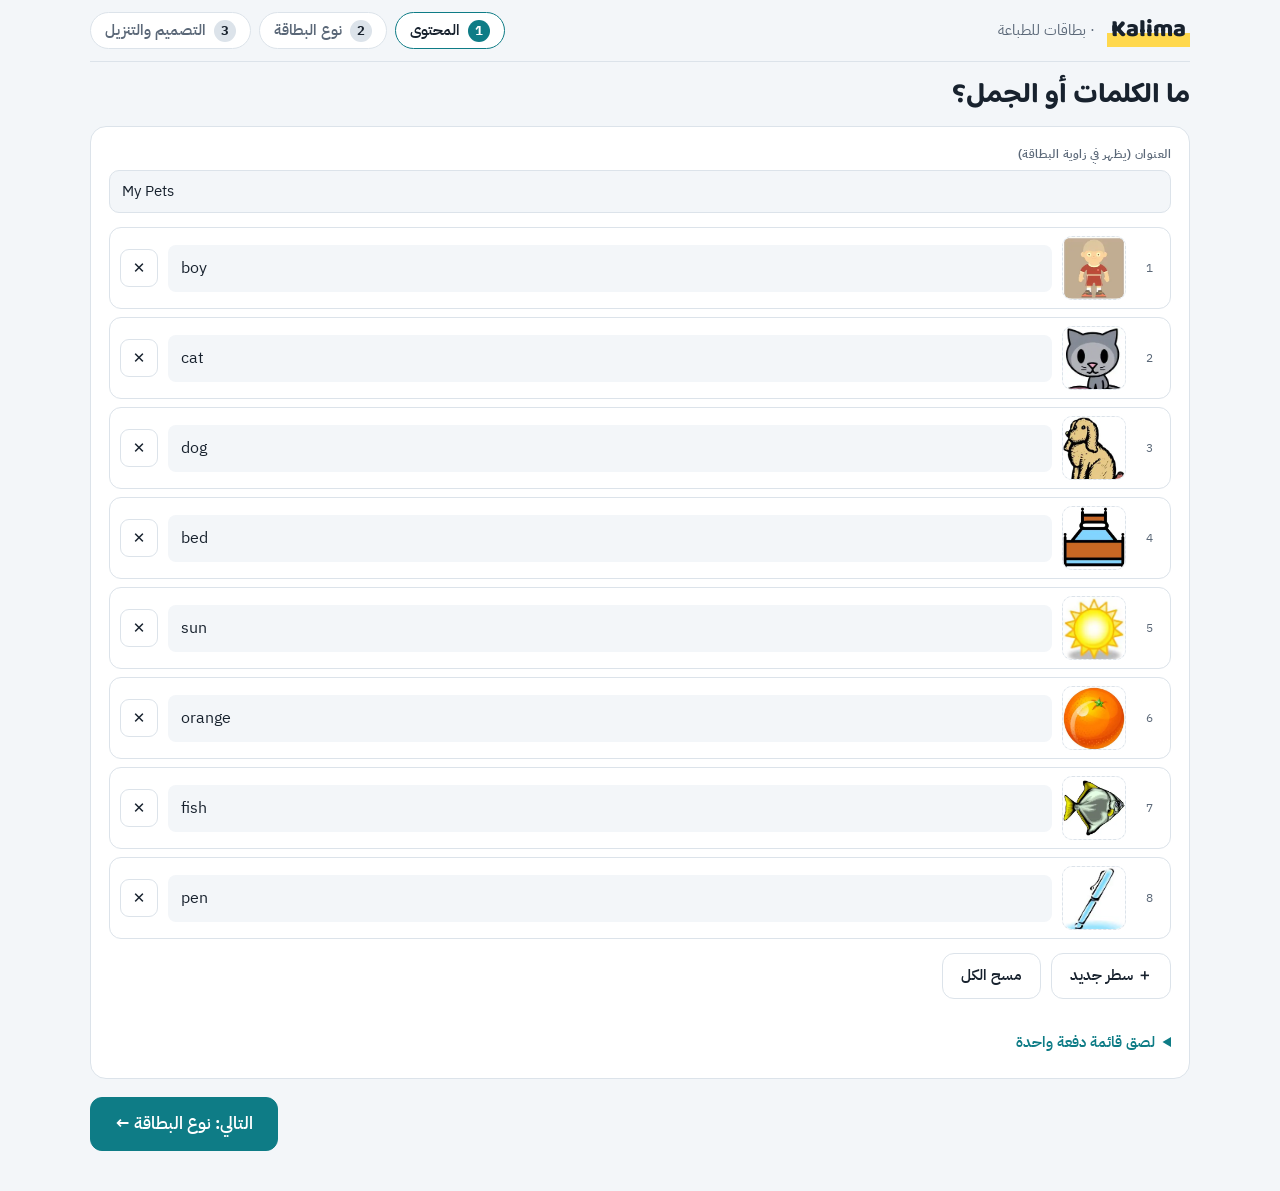
<file: print.html>
<!doctype html>
<html lang="ar" dir="rtl">
<head>
<meta charset="utf-8">
<meta name="viewport" content="width=device-width, initial-scale=1, viewport-fit=cover">
<title>Kalima Cards</title>
<link rel="preconnect" href="https://fonts.googleapis.com">
<link rel="stylesheet" href="https://fonts.googleapis.com/css2?family=Andika:wght@400;700&family=Baloo+Bhaijaan+2:wght@600;800&family=IBM+Plex+Sans+Arabic:wght@400;500;600&family=IBM+Plex+Sans+Hebrew:wght@400;600&display=swap">
<style>
/* Layout: a three-step print shop. One task per screen; step 3 is a live A4 preview with a short settings rail. */
:root{
  --bg:#F3F6F9; --surface:#FFFFFF; --ink:#18222E; --muted:#5B6878; --line:#DCE3EA;
  --accent:#0E7C86; --accent-ink:#FFFFFF; --mark:#FFD84D; --mark-soft:#FFF1B8; --bad:#D6453D;
  --f-display:"Baloo Bhaijaan 2","IBM Plex Sans Arabic",system-ui,sans-serif;
  --f-body:"IBM Plex Sans Arabic","IBM Plex Sans Hebrew",system-ui,-apple-system,"Segoe UI",sans-serif;
}
@media (prefers-color-scheme:dark){:root:not([data-theme="light"]){--bg:#10161D;--surface:#18212B;--ink:#E8EEF4;--muted:#9AA8B8;--line:#2A3542;--accent:#3BB8C2;--accent-ink:#06262A;--mark:#E8B923;--mark-soft:#3B3313;--bad:#FF6B61;color-scheme:dark}}
:root[data-theme="dark"]{--bg:#10161D;--surface:#18212B;--ink:#E8EEF4;--muted:#9AA8B8;--line:#2A3542;--accent:#3BB8C2;--accent-ink:#06262A;--mark:#E8B923;--mark-soft:#3B3313;--bad:#FF6B61;color-scheme:dark}
*{box-sizing:border-box}
[hidden]{display:none!important}
body{margin:0;background:var(--bg);color:var(--ink);font-family:var(--f-body);font-size:15px;line-height:1.55;
  padding-left:max(16px,env(safe-area-inset-left,0px));padding-right:max(16px,env(safe-area-inset-right,0px));padding-block:0 40px}
button,input,select,textarea{font:inherit;color:inherit}
button{cursor:pointer}
:focus-visible{outline:3px solid var(--accent);outline-offset:2px}
h1,h2,h3{font-family:var(--f-display);line-height:1.15;margin:0;text-wrap:balance}
.wrap{max-width:1100px;margin:0 auto}
.top{display:flex;align-items:center;gap:12px;padding-block:12px;border-bottom:1px solid var(--line);margin-bottom:18px;flex-wrap:wrap}
.brand{font-family:var(--f-display);font-weight:800;font-size:24px;text-decoration:none;color:var(--ink)}
.brand span{background:linear-gradient(transparent 55%,var(--mark) 55%,var(--mark) 90%,transparent 90%);padding:0 4px}
.sp{flex:1}
.steps{display:flex;gap:8px;flex-wrap:wrap}
.step{border:1px solid var(--line);background:var(--surface);border-radius:999px;padding:6px 14px;font-weight:600;color:var(--muted);display:flex;gap:8px;align-items:center}
.step b{display:grid;place-items:center;width:22px;height:22px;border-radius:50%;background:var(--line);color:var(--ink);font-size:13px}
.step.on{border-color:var(--accent);color:var(--ink)}
.step.on b{background:var(--accent);color:var(--accent-ink)}
.btn{border:1px solid var(--line);background:var(--surface);border-radius:12px;padding:10px 18px;font-weight:600;display:inline-flex;align-items:center;gap:8px;justify-content:center}
.btn:hover{border-color:var(--muted)}
.btn.pri{background:var(--accent);color:var(--accent-ink);border-color:var(--accent)}
.btn.big{padding:13px 24px;font-size:17px}
.btn.sm{padding:6px 10px;font-size:13px;border-radius:10px}
.btn.ghost{background:none}
.btn:disabled{opacity:.45;cursor:not-allowed}
.row{display:flex;gap:10px;flex-wrap:wrap;align-items:center}
.muted{color:var(--muted)}
.small{font-size:13px}
.panel{background:var(--surface);border:1px solid var(--line);border-radius:16px;padding:18px}
.label{font-size:12px;font-weight:600;letter-spacing:.04em;color:var(--muted)}
.in{width:100%;border:1px solid var(--line);background:var(--bg);border-radius:10px;padding:9px 12px}
textarea.in{min-height:110px;resize:vertical}
.foot{display:flex;justify-content:space-between;gap:10px;margin-top:18px;flex-wrap:wrap}
/* step 1 */
.items{display:flex;flex-direction:column;gap:8px}
.item{display:grid;grid-template-columns:26px 64px minmax(0,1fr) 40px;gap:10px;align-items:center;background:var(--surface);border:1px solid var(--line);border-radius:12px;padding:8px}
.item .n{color:var(--muted);font-size:12px;text-align:center;font-variant-numeric:tabular-nums}
.thumb{width:64px;height:64px;border-radius:10px;border:1px dashed var(--line);background:var(--bg);display:grid;place-items:center;overflow:hidden;padding:0;font-size:22px;color:var(--muted)}
.thumb img{width:100%;height:100%;object-fit:contain;background:#fff}
.item input{border:1px solid transparent;background:var(--bg);border-radius:8px;padding:10px 12px;width:100%;min-width:0;font-size:16px}
.item input:focus{border-color:var(--accent)}
.ico{border:1px solid var(--line);background:var(--surface);border-radius:9px;width:38px;height:38px;display:grid;place-items:center;padding:0}
details.more{margin-top:12px}
details.more summary{cursor:pointer;font-weight:600;color:var(--accent);padding:6px 0}
/* step 2 */
.types{display:grid;grid-template-columns:repeat(auto-fill,minmax(220px,1fr));gap:14px}
.type{background:var(--surface);border:2px solid var(--line);border-radius:18px;padding:14px;display:flex;flex-direction:column;gap:8px;text-align:start}
.type:hover{border-color:var(--muted)}
.type.on{border-color:var(--accent);box-shadow:0 0 0 3px color-mix(in srgb,var(--accent) 20%,transparent)}
.type b{font-size:17px}
.mini{background:#fff;border:1px solid #E3E8EE;border-radius:10px;height:120px;display:grid;gap:6px;padding:8px}
.mini .c{border:1.5px dashed #B9C3CF;border-radius:6px;display:grid;place-items:center;font:700 13px Andika,Arial,sans-serif;color:#1F2A44;overflow:hidden}
.mini img{max-width:70%;max-height:46px;object-fit:contain}
/* step 3 */
.design{display:grid;grid-template-columns:300px minmax(0,1fr);gap:18px;align-items:start}
@media (max-width:860px){.design{grid-template-columns:minmax(0,1fr)}}
.rail{display:flex;flex-direction:column;gap:14px;position:sticky;top:12px}
@media (max-width:860px){.rail{position:static}}
.seg{display:flex;flex-wrap:wrap;gap:6px}
.seg button{border:1px solid var(--line);background:var(--bg);border-radius:9px;padding:6px 12px;font-weight:600;min-width:42px}
.seg button.on{background:var(--ink);color:var(--bg);border-color:var(--ink)}
.colors{display:flex;gap:8px;flex-wrap:wrap}
.colors button{width:30px;height:30px;border-radius:50%;border:3px solid var(--surface);box-shadow:0 0 0 1px var(--line)}
.colors button.on{box-shadow:0 0 0 3px var(--ink)}
.check{display:flex;gap:8px;align-items:center}
.check input{width:18px;height:18px;accent-color:var(--accent)}
.dl{display:flex;flex-direction:column;gap:8px}
.note{background:var(--mark-soft);border-radius:10px;padding:10px 12px;font-size:13px}
.pages{display:flex;flex-direction:column;align-items:center;gap:18px;min-width:0}
.pgwrap{width:100%;max-width:640px}
.pglabel{font-size:12px;color:var(--muted);margin-bottom:4px}
.pgbox{width:100%;aspect-ratio:210/297;position:relative;overflow:hidden;box-shadow:0 2px 14px rgba(0,0,0,.12);border-radius:4px;background:#fff}
/* A4 page drawn in mm, scaled to fit */
.page{position:absolute;top:0;left:0;width:210mm;height:297mm;background:#fff;color:#1F2A44;transform-origin:0 0;padding:10mm;display:flex;flex-direction:column}
.grid{flex:1;display:grid;min-height:0}
.card{display:flex;flex-direction:column;align-items:center;justify-content:center;gap:2mm;overflow:hidden;position:relative;padding:3mm;min-height:0}
.card .corner{position:absolute;top:1.5mm;inset-inline-start:2.5mm;font:9pt Arial,sans-serif;color:#8792A2}
.card img{max-width:88%;object-fit:contain;min-height:0}
.card .t{text-align:center;line-height:1.15;font-weight:700;overflow-wrap:anywhere}
.boxes,.choices{display:flex;gap:2mm;justify-content:center;flex-wrap:wrap}
.boxes span{border:.5mm solid #1F2A44;border-radius:1.5mm}
.choices span{border:.5mm solid #1F2A44;border-radius:50%;display:grid;place-items:center;font-weight:700}
.school{height:7mm;display:flex;align-items:flex-end;justify-content:center;font:10pt Arial,sans-serif;color:#5B6878}
/* modal */
.modal{position:fixed;inset:0;background:rgba(10,16,22,.5);z-index:20;display:grid;place-items:center;padding:16px}
.mbox{background:var(--surface);border-radius:18px;width:min(640px,100%);max-height:88vh;overflow:auto;padding:18px;display:flex;flex-direction:column;gap:12px}
.tabs{display:flex;gap:4px;border-bottom:1px solid var(--line);flex-wrap:wrap}
.tabs button{border:0;background:none;padding:8px 12px;font-weight:600;color:var(--muted);border-bottom:3px solid transparent}
.tabs button.on{color:var(--ink);border-bottom-color:var(--mark)}
.picgrid{display:grid;grid-template-columns:repeat(auto-fill,minmax(96px,1fr));gap:8px}
.picgrid button{border:2px solid var(--line);background:#fff;border-radius:12px;aspect-ratio:1;padding:6px}
.picgrid button:hover{border-color:var(--accent)}
.picgrid img{width:100%;height:100%;object-fit:contain}
.drop{border:2px dashed var(--line);border-radius:14px;padding:26px;text-align:center;color:var(--muted)}
.drop.over{border-color:var(--accent);background:var(--mark-soft)}
.pro{display:inline-block;background:var(--ink);color:var(--bg);border-radius:6px;padding:0 6px;font-size:11px;font-weight:700;margin-inline-start:4px}
.toast{position:fixed;bottom:calc(20px + env(safe-area-inset-bottom,0px));left:50%;transform:translateX(-50%);background:var(--ink);color:var(--bg);padding:10px 18px;border-radius:12px;z-index:30;font-weight:600;max-width:90vw;text-align:center}
@media print{
  @page{size:A4;margin:0}
  body{background:#fff;padding:0}
  .top,.rail,.foot,.pglabel,.noprint,#modal{display:none!important}
  .wrap{max-width:none}
  .design{display:block}
  .pages{gap:0}
  .pgwrap{max-width:none;width:210mm}
  .pgbox{aspect-ratio:auto;width:210mm;height:297mm;box-shadow:none;border-radius:0;break-after:page;overflow:hidden}
  .page{transform:none!important}
}
</style>
</head>
<body>
<div class="wrap">
  <header class="top"><a class="brand" href="index.html"><span>Kalima</span></a><span class="muted">· بطاقات للطباعة</span><div class="sp"></div><div class="steps" id="steps"></div></header>
  <main id="main"></main>
</div>
<div id="modal"></div>
<script src="docx.min.js"></script>
<script>
'use strict';
// ================= state =================
const SAMPLE = [{"id":"w0","term":"boy","meaning":"ولد","img":"[data-uri]","audio":""},{"id":"w1","term":"cat","meaning":"قطة","img":"[data-uri]","audio":""},{"id":"w2","term":"dog","meaning":"كلب","img":"[data-uri]","audio":""},{"id":"w3","term":"bed","meaning":"سرير","img":"[data-uri]","audio":""},{"id":"w4","term":"sun","meaning":"شمس","img":"[data-uri]","audio":""},{"id":"w5","term":"orange","meaning":"برتقالة","img":"[data-uri]","audio":""},{"id":"w6","term":"fish","meaning":"سمكة","img":"[data-uri]","audio":""},{"id":"w7","term":"pen","meaning":"قلم","img":"[data-uri]","audio":""}];
const store = { get(k, d) { try { const v = localStorage.getItem('kl:' + k); return v == null ? d : JSON.parse(v); } catch (e) { return d; } },
  set(k, v) { try { localStorage.setItem('kl:' + k, JSON.stringify(v)); } catch (e) {} } };
const uid = () => Math.random().toString(36).slice(2, 9);
const esc = s => String(s ?? '').replace(/[&<>"']/g, c => ({'&':'&amp;','<':'&lt;','>':'&gt;','"':'&quot;',"'":'&#39;'}[c]));
const $ = s => document.querySelector(s);
const DEF = { step: 1, title: 'My Pets', items: SAMPLE.map(w => ({ id: w.id, text: w.term, img: w.img })), type: 'flash', show: 'both', per: 4,
  font: '', size: 1, color: '#0E7C86', cut: true, back: true, corner: true, school: store.get('school', '') };
const P = Object.assign({}, DEF, store.get('print', {}));
P.step = 1;
const save = () => { const { step, ...rest } = P; store.set('print', rest); };
function toast(m) { const d = document.createElement('div'); d.className = 'toast'; d.textContent = m; document.body.appendChild(d); setTimeout(() => d.remove(), 2600); }

// ================= language & fonts =================
const scriptOf = s => /[؀-ۿ]/.test(s) ? 'ar' : /[֐-׿]/.test(s) ? 'he' : 'en';
const isRTL = s => scriptOf(s) !== 'en';
function mainLang() { const c = { en: 0, ar: 0, he: 0 }; P.items.forEach(i => i.text.trim() && c[scriptOf(i.text)]++); return Object.entries(c).sort((a, b) => b[1] - a[1])[0][0]; }
const FONTS = { en: ['Arial', 'Calibri', 'Century Gothic', 'Comic Sans MS', 'Andika'], ar: ['Arial', 'Simplified Arabic', 'Traditional Arabic', 'Sakkal Majalla', 'Calibri'], he: ['Arial', 'David', 'Calibri', 'Segoe UI'] };
const curFont = () => P.font || FONTS[mainLang()][0];
const cssFont = f => `'${String(f).replace(/['"<>]/g, '')}', ${f === 'Andika' ? '' : "'Andika',"} Arial, 'IBM Plex Sans Arabic', 'IBM Plex Sans Hebrew', sans-serif`;

// ================= card types =================
const TYPES = [
  { id: 'flash', name: 'صورة وكلمة', desc: 'بطاقة واحدة فيها الصورة والكلمة أو الجملة.', per: [1, 2, 4, 6, 8, 12] },
  { id: 'match', name: 'مطابقة للقص', desc: 'بطاقة للصورة وبطاقة للكلمة. تصلح أيضاً للعبة الذاكرة.', per: [4, 6, 8, 12] },
  { id: 'letter', name: 'حرف وصورة', desc: 'الحرف الأول كبيراً، ومعه الصورة والكلمة.', per: [1, 2, 4, 6] },
  { id: 'clip', name: 'مشبك الصوت', desc: 'صورة و3 حروف. الطالب يضع مشبكاً على الحرف الأول الصحيح.', per: [4, 6, 8], back: true },
  { id: 'write', name: 'اكتب الكلمة', desc: 'صورة ومربعات بعدد الحروف ليكتب الطالب الكلمة.', per: [2, 4, 6, 8] },
  { id: 'seq', name: 'تسلسل الأحداث', desc: 'مشاهد القصة مخلوطة، والرقم الصحيح على الخلف.', per: [2, 4, 6], back: true }
];
const T = () => TYPES.find(x => x.id === P.type);
const GRID = { 1: [1, 1], 2: [1, 2], 4: [2, 2], 6: [2, 3], 8: [2, 4], 12: [3, 4] };
const ALPHA = { en: 'abcdefghijklmnoprstuvwy', ar: 'ابتثجحخدذرزسشصضطظعغفقكلمنهوي', he: 'אבגדהוזחטיכלמנסעפצקרשת' };
// stable pseudo-random from a string, so the preview and the Word file match
function rng(seed) { let h = 2166136261; for (const c of String(seed)) h = Math.imul(h ^ c.charCodeAt(0), 16777619); return () => { h = Math.imul(h ^ (h >>> 15), 2246822507); h = Math.imul(h ^ (h >>> 13), 3266489909); return ((h ^= h >>> 16) >>> 0) / 4294967296; }; }
const sshuffle = (a, seed) => { const r = rng(seed); a = a.slice(); for (let i = a.length - 1; i > 0; i--) { const j = Math.floor(r() * (i + 1)); [a[i], a[j]] = [a[j], a[i]]; } return a; };
const firstLetter = s => { s = s.trim(); return [...s][0] || ''; };
const letters = s => [...s.trim()].filter(c => /\p{L}/u.test(c));

// A card is plain data: { img, parts: [{k:'text'|'big'|'boxes'|'choices'|'num', ...}] }. Both renderers read it.
function buildCards() {
  const items = P.items.filter(i => i.text.trim() || i.img), fronts = [], backs = [];
  const want = (img, txt) => ({ img: P.show === 'word' ? '' : img, txt: P.show === 'pic' && img ? '' : txt });
  if (P.type === 'flash') items.forEach(i => { const w = want(i.img, i.text.trim()); fronts.push({ img: w.img, parts: w.txt ? [{ k: 'text', v: w.txt }] : [] }); });
  if (P.type === 'match') items.forEach(i => { if (i.img) fronts.push({ img: i.img, parts: [] }); fronts.push({ img: '', parts: [{ k: 'text', v: i.text.trim() }] }); });
  if (P.type === 'letter') items.forEach(i => { const f = firstLetter(i.text), en = scriptOf(f) === 'en';
    fronts.push({ img: i.img, parts: [{ k: 'big', v: en ? f.toUpperCase() + f.toLowerCase() : f }, { k: 'text', v: i.text.trim(), small: true }] }); });
  if (P.type === 'clip') items.forEach(i => { const f = firstLetter(i.text).toLowerCase(), lang = scriptOf(f), r = rng(i.text);
    const pool = [...ALPHA[lang]].filter(c => c !== f); const d = []; while (d.length < 2 && pool.length) d.push(pool.splice(Math.floor(r() * pool.length), 1)[0]);
    const ch = sshuffle([f, ...d], i.text + 'c');
    fronts.push({ img: i.img, parts: [{ k: 'choices', v: ch }], text: i.text }); backs.push({ img: '', parts: [{ k: 'answer', v: f, pos: ch.indexOf(f), n: 3 }] }); });
  if (P.type === 'write') items.forEach(i => { const ls = letters(i.text);
    fronts.push({ img: i.img, parts: ls.length <= 12 && !/\s/.test(i.text.trim()) ? [{ k: 'boxes', n: ls.length }] : [{ k: 'lines', n: Math.min(2, Math.ceil(ls.length / 22)) }] }); });
  if (P.type === 'seq') { const order = items.map((i, n) => ({ i, n: n + 1 })), sh = sshuffle(order, P.title + items.length);
    sh.forEach(o => { fronts.push({ img: o.i.img, parts: o.i.text.trim() ? [{ k: 'text', v: o.i.text.trim(), sentence: true }] : [] }); backs.push({ img: '', parts: [{ k: 'num', v: o.n }] }); }); }
  return { fronts, backs: (T().back && P.back) ? backs : null };
}
// pages: front page, then (optionally) its mirrored back page, for double-sided printing (flip on the long edge)
function buildPages() {
  const { fronts, backs } = buildCards(), per = P.per, [cols] = GRID[per], pages = [];
  for (let s = 0; s < fronts.length; s += per) {
    pages.push({ kind: 'front', cards: fronts.slice(s, s + per) });
    if (backs) { const b = backs.slice(s, s + per), out = []; for (let r = 0; r < per / cols; r++) { const row = b.slice(r * cols, r * cols + cols); while (row.length < cols) row.push(null); out.push(...row.reverse()); } pages.push({ kind: 'back', cards: out }); }
  }
  return pages;
}
// type sizes in pt for one card, from the card's height
function sizes() {
  const [cols, rows] = GRID[P.per], hmm = (277 - (P.school ? 8 : 0)) / rows, wmm = 190 / cols, base = Math.min(hmm * 1.0, wmm * .62) * P.size;
  return { hmm, wmm, word: Math.max(12, Math.min(110, base * .55)), big: Math.max(20, Math.min(220, base * 1.0)), small: Math.max(9, base * .22), choice: Math.max(16, Math.min(60, base * .45)) };
}
const textPt = (txt, sz, sentence) => { const n = [...txt].length; if (sentence || n > 14) return Math.max(11, Math.min(sz.word * .78, sz.word * 14 / Math.max(n, 14) * 2)); return n > 8 ? sz.word * 8 / n * 1.1 : sz.word; };

// ================= HTML preview =================
function cardHTML(c, sz, back) {
  if (!c) return '<div class="card"></div>';
  const font = cssFont(curFont()), hasText = c.parts.length > 0;
  const imgH = hasText ? sz.hmm * (P.type === 'letter' ? .38 : c.parts[0]?.k === 'choices' ? .5 : .55) : sz.hmm * .78;
  let h = '';
  if (P.corner && P.title && !back) h += `<span class="corner" dir="auto">${esc(P.title)}</span>`;
  if (c.img) h += `<img src="${esc(c.img)}" alt="" style="max-height:${imgH.toFixed(1)}mm" onerror="this.remove()">`;
  c.parts.forEach(p => {
    if (p.k === 'text') { const pt = p.small ? sz.small * 1.6 : textPt(p.v, sz, p.sentence); h += `<div class="t" dir="auto" style="font-family:${font};font-size:${pt.toFixed(1)}pt">${esc(p.v)}</div>`; }
    if (p.k === 'big') h += `<div class="t" dir="auto" style="font-family:${font};font-size:${sz.big.toFixed(1)}pt;line-height:1">${esc(p.v)}</div>`;
    if (p.k === 'boxes') { const bw = Math.min(14, (sz.wmm - 12) / Math.max(p.n, 1) - 2); h += `<div class="boxes">${Array.from({ length: p.n }, () => `<span style="width:${bw}mm;height:${(bw * 1.15).toFixed(1)}mm"></span>`).join('')}</div>`; }
    if (p.k === 'lines') h += Array.from({ length: p.n }, () => `<div style="width:85%;border-bottom:.4mm solid #1F2A44;height:9mm"></div>`).join('');
    if (p.k === 'choices') { const d = Math.min(16, sz.wmm / 4.2); h += `<div class="choices" dir="ltr">${p.v.map(x => `<span style="width:${d}mm;height:${d}mm;font-family:${font};font-size:${sz.choice.toFixed(1)}pt">${esc(x)}</span>`).join('')}</div>`; }
    if (p.k === 'answer') h += `<div class="t" dir="auto" style="font-family:${font};font-size:${(sz.big * .7).toFixed(1)}pt">✓ ${esc(p.v)}</div>`;
    if (p.k === 'num') h += `<div class="t" style="font-family:${font};font-size:${sz.big.toFixed(1)}pt">${p.v}</div>`;
  });
  return `<div class="card">${h}</div>`;
}
function borderCSS() { return P.color ? `${P.type === 'clip' || P.type === 'seq' ? '.6mm' : '.8mm'} solid ${P.color}` : P.cut ? '.3mm dashed #9AA6B4' : 'none'; }
function pageHTML(pg, n, total) {
  const [cols, rows] = GRID[P.per], sz = sizes(), b = borderCSS();
  const cells = Array.from({ length: P.per }, (_, k) => pg.cards[k] === undefined ? null : pg.cards[k]);
  return `<div class="pgwrap"><div class="pglabel">${pg.kind === 'back' ? `صفحة ${n} – الخلف (الإجابات)` : `صفحة ${n} من ${total}`}</div><div class="pgbox"><div class="page">
    <div class="grid" style="grid-template-columns:repeat(${cols},1fr);grid-template-rows:repeat(${rows},1fr);${b !== 'none' ? `border-top:${b};border-left:${b}` : ''}" dir="ltr">
      ${cells.map(c => `<div style="${b !== 'none' ? `border-right:${b};border-bottom:${b};` : ''}display:flex;min-height:0;min-width:0" dir="rtl">${cardHTML(c, sz, pg.kind === 'back').replace('class="card"', 'class="card" style="flex:1"')}</div>`).join('')}
    </div>${P.school ? `<div class="school" dir="auto">${esc(P.school)}</div>` : ''}</div></div></div>`;
}
function fitPages() { document.querySelectorAll('.pgbox').forEach(b => { const pg = b.querySelector('.page'); const k = b.clientWidth / pg.offsetWidth; pg.style.transform = `scale(${k})`; }); }
addEventListener('resize', fitPages);

// ================= screens =================
function stepsHTML() {
  return [[1, 'المحتوى'], [2, 'نوع البطاقة'], [3, 'التصميم والتنزيل']].map(([n, l]) => `<button class="step ${P.step === n ? 'on' : ''}" data-a="go" data-v="${n}"><b>${n}</b>${l}</button>`).join('');
}
function screen1() {
  const sets = store.get('sets', []), lib = store.get('lib', []);
  return `<div class="row" style="margin-bottom:14px"><h1 style="font-size:28px">ما الكلمات أو الجمل؟</h1></div>
  <div class="panel" style="display:flex;flex-direction:column;gap:14px">
    <label style="display:flex;flex-direction:column;gap:6px"><span class="label">العنوان (يظهر في زاوية البطاقة)</span><input class="in" id="pTitle" dir="auto" value="${esc(P.title)}" placeholder="مثال: Unit 3 – Animals"></label>
    <div class="items">${P.items.map((i, k) => `<div class="item"><span class="n">${k + 1}</span>
      <button class="thumb" data-a="pic" data-id="${i.id}" aria-label="صورة">${i.img ? `<img src="${esc(i.img)}" alt="" onerror="this.remove()">` : '🖼️'}</button>
      <input data-a="txt" data-id="${i.id}" dir="auto" value="${esc(i.text)}" placeholder="كلمة أو جملة">
      <button class="ico" data-a="del" data-id="${i.id}" aria-label="حذف">✕</button></div>`).join('')}</div>
    <div class="row"><button class="btn" data-a="addRow">＋ سطر جديد</button><button class="btn ghost" data-a="clear">مسح الكل</button></div>
    <details class="more"><summary>لصق قائمة دفعة واحدة</summary>
      <p class="muted small" style="margin:6px 0">كل سطر كلمة أو جملة. يمكنك النسخ من Word أو Excel.</p>
      <textarea class="in" id="pList" dir="auto" placeholder="apple&#10;banana&#10;The cat is on the bed."></textarea>
      <div class="row" style="margin-top:8px"><button class="btn" data-a="addList">أضف القائمة</button></div></details>
    ${sets.length || lib.length ? `<details class="more"><summary>استيراد من مجموعاتي</summary><div class="row" style="margin-top:8px">
      <select class="in" id="pImport" style="max-width:360px">${[...sets.map(s => [s.id, s.title || 'بدون عنوان', 'sets']), ...lib.map(s => [s.libId, (s.title || '') + ' (المكتبة)', 'lib'])].map(([id, t, src]) => `<option value="${src}:${esc(id)}">${esc(t)}</option>`).join('')}</select>
      <button class="btn" data-a="import">استيراد</button></div></details>` : ''}
  </div>
  <div class="foot"><span></span><button class="btn pri big" data-a="go" data-v="2" ${P.items.some(i => i.text.trim() || i.img) ? '' : 'disabled'}>التالي: نوع البطاقة ←</button></div>`;
}
function miniHTML(id) {
  const ex = P.items.find(i => i.img) || {}, img = ex.img ? `<img src="${esc(ex.img)}" alt="">` : '🖼️', w = esc((ex.text || 'cat').slice(0, 10));
  const c = (x, s = '') => `<div class="c" style="${s}">${x}</div>`;
  if (id === 'flash') return `<div class="mini" style="grid-template-columns:1fr 1fr">${c(img + `<span>${w}</span>`, 'display:flex;flex-direction:column')}${c(img + `<span>${w}</span>`, 'display:flex;flex-direction:column')}</div>`;
  if (id === 'match') return `<div class="mini" style="grid-template-columns:1fr 1fr">${c(img)}${c(w)}</div>`;
  if (id === 'letter') return `<div class="mini">${c(`<span style="font-size:28px">${esc(firstLetter(ex.text || 'c').toUpperCase() + firstLetter(ex.text || 'c').toLowerCase())}</span>${img}`, 'display:flex;gap:8px')}</div>`;
  if (id === 'clip') return `<div class="mini" style="grid-template-columns:1fr 1fr">${c(img + '<span>ⓑ ⓒ ⓜ</span>', 'display:flex;flex-direction:column')}${c(img + '<span>ⓐ ⓓ ⓒ</span>', 'display:flex;flex-direction:column')}</div>`;
  if (id === 'write') return `<div class="mini" style="grid-template-columns:1fr 1fr">${c(img + '<span>☐☐☐</span>', 'display:flex;flex-direction:column')}${c(img + '<span>☐☐☐☐</span>', 'display:flex;flex-direction:column')}</div>`;
  return `<div class="mini" style="grid-template-columns:1fr 1fr 1fr">${c('<span style="font-size:20px">2</span>')}${c('<span style="font-size:20px">3</span>')}${c('<span style="font-size:20px">1</span>')}</div>`;
}
function screen2() {
  return `<div class="row" style="margin-bottom:14px"><h1 style="font-size:28px">ماذا تريد أن تطبع؟</h1></div>
  <div class="types">${TYPES.map(t => `<button class="type ${P.type === t.id ? 'on' : ''}" data-a="type" data-v="${t.id}">${miniHTML(t.id)}<b>${t.name}</b><span class="muted small">${t.desc}</span></button>`).join('')}</div>
  <div class="foot"><button class="btn big" data-a="go" data-v="1">→ رجوع</button><button class="btn pri big" data-a="go" data-v="3">التالي: التصميم ←</button></div>`;
}
function screen3() {
  const pages = buildPages(), t = T(), lang = mainLang(), fonts = FONTS[lang], fronts = pages.filter(p => p.kind === 'front').length;
  const colors = [['', 'بدون'], ['#0E7C86'], ['#E4572E'], ['#2F6FDB'], ['#7B4FB3'], ['#D97706'], ['#1E9E5A'], ['#1F2A44']];
  const noPic = P.items.filter(i => i.text.trim() && !i.img).length;
  return `<div class="design"><aside class="rail">
    <div class="panel" style="display:flex;flex-direction:column;gap:14px">
      <div><span class="label">عدد البطاقات في الصفحة</span><div class="seg" style="margin-top:6px">${t.per.map(n => `<button class="${P.per === n ? 'on' : ''}" data-a="per" data-v="${n}">${n}</button>`).join('')}</div></div>
      ${P.type === 'flash' ? `<div><span class="label">ماذا يظهر</span><div class="seg" style="margin-top:6px">${[['both', 'صورة وكلمة'], ['word', 'كلمة فقط'], ['pic', 'صورة فقط']].map(([k, l]) => `<button class="${P.show === k ? 'on' : ''}" data-a="show" data-v="${k}">${l}</button>`).join('')}</div></div>` : ''}
      <label style="display:flex;flex-direction:column;gap:6px"><span class="label">الخط</span><select class="in" id="pFont">${fonts.map(f => `<option ${curFont() === f ? 'selected' : ''} style="font-family:${cssFont(f)}">${f}</option>`).join('')}${P.font && !fonts.includes(P.font) ? `<option selected>${esc(P.font)}</option>` : ''}<option value="__other">خط آخر…</option></select></label>
      <div><span class="label">حجم الخط</span><div class="seg" style="margin-top:6px">${[[.8, 'صغير'], [1, 'متوسط'], [1.2, 'كبير']].map(([k, l]) => `<button class="${P.size === k ? 'on' : ''}" data-a="size" data-v="${k}">${l}</button>`).join('')}</div></div>
      <label style="display:flex;flex-direction:column;gap:6px"><span class="label">اسم المدرسة (أسفل الصفحة)</span><input class="in" id="pSchool" dir="auto" value="${esc(P.school)}" placeholder="مثال: مدرسة الأندلس الابتدائية"></label>
      <details class="more"><summary>خيارات أكثر</summary><div style="display:flex;flex-direction:column;gap:12px;margin-top:8px">
        <div><span class="label">لون الإطار</span><div class="colors" style="margin-top:6px">${colors.map(([c, l]) => `<button class="${P.color === c ? 'on' : ''}" data-a="color" data-v="${c}" title="${l || c}" style="background:${c || 'repeating-linear-gradient(45deg,#fff 0 4px,#ccc 4px 6px)'}"></button>`).join('')}</div></div>
        <label class="check"><input type="checkbox" id="pCut" ${P.cut ? 'checked' : ''}> خطوط قص (عند عدم وجود إطار)</label>
        <label class="check"><input type="checkbox" id="pCorner" ${P.corner ? 'checked' : ''}> العنوان في زاوية البطاقة</label>
        ${t.back ? `<label class="check"><input type="checkbox" id="pBack" ${P.back ? 'checked' : ''}> صفحة إجابات على الخلف</label>` : ''}
      </div></details>
    </div>
    <div class="panel dl"><button class="btn pri big" data-a="word">⬇️ تنزيل Word</button><button class="btn big" data-a="pdf">🖨️ طباعة / PDF</button>
      ${t.back && P.back ? `<p class="muted small" style="margin:0">اطبع على وجهين، واقلب الورقة من الطرف الطويل، لتقع الإجابة خلف بطاقتها.</p>` : ''}
      ${noPic && P.type !== 'flash' && P.type !== 'seq' ? `<p class="note" style="margin:0">${noPic} من الكلمات بدون صورة. أضف صورها من الخطوة 1.</p>` : ''}</div>
    <button class="btn ghost" data-a="go" data-v="2">→ رجوع إلى نوع البطاقة</button>
  </aside>
  <section class="pages">${pages.length ? (() => { let f = 0; return pages.map(p => pageHTML(p, p.kind === 'back' ? f : ++f, fronts)).join(''); })() : '<div class="panel">لا توجد بطاقات. أضف كلمات في الخطوة 1.</div>'}</section></div>`;
}
function render() {
  $('#steps').innerHTML = stepsHTML();
  $('#main').innerHTML = P.step === 1 ? screen1() : P.step === 2 ? screen2() : screen3();
  if (P.step === 3) requestAnimationFrame(fitPages);
}

// ================= pictures =================
const M = { id: null, tab: 'lib', q: '', ql: 'en', res: null, busy: false, err: '' };
const AR_VARIANTS = q => { const v = [q]; const s = q.replace(/^ال/, ''); if (s !== q) v.push(s); if (/ة$/.test(s)) v.push(s.replace(/ة$/, 'ه'), s.replace(/ة$/, '')); return [...new Set(v)]; };
async function libSearch() {
  M.busy = true; M.err = ''; renderModal(); let ids = [];
  try {
    const tries = M.ql === 'ar' ? AR_VARIANTS(M.q.trim()) : [M.q.trim()];
    for (const q of tries) { const r = await fetch(`https://api.arasaac.org/v1/pictograms/${M.ql}/search/${encodeURIComponent(q)}`); if (r.ok) { ids = (await r.json()).slice(0, 24).map(x => x._id); if (ids.length) break; } }
    M.res = ids;
  } catch (e) { M.err = 'تعذر الاتصال بالمكتبة. تحقق من الإنترنت.'; M.res = null; }
  M.busy = false; renderModal();
}
function openPic(id) { const it = P.items.find(i => i.id === id); Object.assign(M, { id, tab: 'lib', q: it.text.trim().split(/\s+/).slice(0, 3).join(' '), ql: scriptOf(it.text), res: null, err: '' }); renderModal(); if (M.q) libSearch(); }
function closeModal() { M.id = null; $('#modal').innerHTML = ''; }
function renderModal() {
  if (!M.id) return; const it = P.items.find(i => i.id === M.id); if (!it) return closeModal();
  let inner = '';
  if (M.tab === 'lib') inner = `<div class="row"><input class="in" id="mq" dir="auto" style="flex:1;min-width:140px" value="${esc(M.q)}"><select class="in" id="mql" style="width:auto">${[['en', 'English'], ['ar', 'العربية'], ['he', 'עברית']].map(([k, l]) => `<option value="${k}" ${M.ql === k ? 'selected' : ''}>${l}</option>`).join('')}</select><button class="btn pri" data-a="libGo">بحث</button></div>
    ${M.busy ? '<p class="muted">…</p>' : M.err ? `<p class="note">${M.err}</p>` : M.res ? (M.res.length ? `<div class="picgrid">${M.res.map(x => `<button data-a="pickUrl" data-v="https://static.arasaac.org/pictograms/${x}/${x}_300.png"><img loading="lazy" src="https://static.arasaac.org/pictograms/${x}/${x}_300.png" alt=""></button>`).join('')}</div>` : `<p class="muted">لا نتائج. جرّب الكلمة بالإنجليزي، أو كلمة أبسط.</p>`) : ''}
    <p class="muted small" style="margin:0">رموز ARASAAC التعليمية المجانية (arasaac.org).</p>`;
  if (M.tab === 'up') inner = `<div class="drop" id="drop"><p style="margin:0 0 8px;font-weight:600">اسحب صورة إلى هنا، أو الصقها (Ctrl+V)</p><input type="file" accept="image/*" id="upImg"></div>`;
  if (M.tab === 'ai') inner = `<div class="note">توليد الصور بالذكاء الاصطناعي متاح لمشتركي Pro. قريباً.</div>`;
  $('#modal').innerHTML = `<div class="modal" data-a="mback"><div class="mbox" role="dialog" aria-modal="true">
    <div class="row"><h2 style="font-size:22px" dir="auto">صورة: ${esc(it.text)}</h2><div class="sp"></div><button class="btn sm" data-a="mclose">إغلاق</button></div>
    <div class="tabs">${[['lib', 'مكتبة الصور'], ['up', 'رفع أو لصق'], ['ai', 'توليد بالذكاء الاصطناعي<span class="pro">PRO</span>']].map(([k, l]) => `<button class="${M.tab === k ? 'on' : ''}" data-a="mtab" data-v="${k}">${l}</button>`).join('')}</div>
    ${inner}${it.img ? '<button class="btn ghost" data-a="picDel" style="color:var(--bad)">إزالة الصورة</button>' : ''}</div></div>`;
}
function fileToSmall(f) { return new Promise((res, rej) => { const fr = new FileReader(); fr.onerror = rej; fr.onload = () => { const im = new Image(); im.onload = () => { const k = Math.min(1, 600 / Math.max(im.width, im.height)), c = document.createElement('canvas'); c.width = Math.round(im.width * k); c.height = Math.round(im.height * k); const g = c.getContext('2d'); g.fillStyle = '#fff'; g.fillRect(0, 0, c.width, c.height); g.drawImage(im, 0, 0, c.width, c.height); res(c.toDataURL('image/jpeg', .88)); }; im.onerror = rej; im.src = fr.result; }; fr.readAsDataURL(f); }); }
async function setImgFile(f) { if (!f || !/^image\//.test(f.type)) return; try { const u = await fileToSmall(f); P.items.find(i => i.id === M.id).img = u; save(); closeModal(); render(); } catch (e) { toast('تعذر قراءة الصورة'); } }

// ================= Word export =================
const PNG = new Map();
function toPng(src) {
  if (PNG.has(src)) return PNG.get(src);
  const p = new Promise(res => { const im = new Image(); if (/^https?:/.test(src)) im.crossOrigin = 'anonymous';
    im.onload = () => { try { const k = Math.min(1, 700 / Math.max(im.naturalWidth, im.naturalHeight)), c = document.createElement('canvas'); c.width = Math.max(1, Math.round(im.naturalWidth * k)); c.height = Math.max(1, Math.round(im.naturalHeight * k));
      const g = c.getContext('2d'); g.fillStyle = '#fff'; g.fillRect(0, 0, c.width, c.height); g.drawImage(im, 0, 0, c.width, c.height);
      c.toBlob(b => b ? b.arrayBuffer().then(buf => res({ buf, w: c.width, h: c.height })) : res(null), 'image/png'); } catch (e) { res(null); } };
    im.onerror = () => res(null); im.src = src; });
  PNG.set(src, p); return p;
}
async function makeDocx() {
  const D = window.docx; if (!D) throw new Error('nolib');
  const { Document, Packer, Paragraph, TextRun, ImageRun, Table, TableRow, TableCell, WidthType, HeightRule, BorderStyle, VerticalAlign, AlignmentType, TableLayoutType, Footer } = D;
  const pages = buildPages(), [cols, rows] = GRID[P.per], sz = sizes(), font = curFont();
  const TW = 56.6929, colW = Math.floor(190 * TW / cols), rowH = Math.floor(sz.hmm * TW) - 6, mmPx = 96 / 25.4;
  const bd = P.color ? { style: BorderStyle.SINGLE, size: 18, color: P.color.slice(1) } : P.cut ? { style: BorderStyle.DASHED, size: 6, color: '9AA6B4' } : { style: BorderStyle.NONE, size: 0, color: 'FFFFFF' };
  const borders = { top: bd, bottom: bd, left: bd, right: bd };
  const none = { style: BorderStyle.NONE, size: 0, color: 'FFFFFF' };
  const run = (text, pt, opt = {}) => new TextRun({ text: String(text), font: { ascii: font, hAnsi: font, cs: font, eastAsia: font }, size: Math.round(pt * 2), sizeComplexScript: Math.round(pt * 2), bold: opt.bold !== false, color: opt.color || '1F2A44', rightToLeft: isRTL(String(text)) });
  const para = (children, opt = {}) => new Paragraph({ children, alignment: opt.align || AlignmentType.CENTER, bidirectional: !!opt.rtl, spacing: { before: opt.before || 0, after: opt.after || 0 } });
  const smallTable = (vals, dmm, pt, cellBorder) => new Table({ alignment: AlignmentType.CENTER, layout: TableLayoutType.FIXED, columnWidths: vals.map(() => Math.round(dmm * TW)),
    rows: [new TableRow({ height: { value: Math.round(dmm * TW), rule: HeightRule.EXACT }, children: vals.map(v => new TableCell({ width: { size: Math.round(dmm * TW), type: WidthType.DXA }, verticalAlign: VerticalAlign.CENTER, borders: cellBorder(v),
      margins: { top: 0, bottom: 0, left: 0, right: 0 }, children: [para(v.t ? [run(v.t, pt)] : [])] })) })] });
  async function cellChildren(c, back) {
    const out = [];
    if (!c) return [para([])];
    if (P.corner && P.title && !back) out.push(para([run(P.title, 8, { bold: false, color: '8792A2' })], { align: isRTL(P.title) ? AlignmentType.RIGHT : AlignmentType.LEFT, rtl: isRTL(P.title) }));
    const hasText = c.parts.length > 0;
    if (c.img) { const im = await toPng(c.img); if (im) { const maxH = (hasText ? sz.hmm * (P.type === 'letter' ? .38 : c.parts[0]?.k === 'choices' ? .5 : .5) : sz.hmm * .72) * mmPx, maxW = (sz.wmm - 10) * mmPx * .88;
      const k = Math.min(maxW / im.w, maxH / im.h); out.push(para([new ImageRun({ data: im.buf, transformation: { width: Math.round(im.w * k), height: Math.round(im.h * k) } })], { after: 60 })); } }
    for (const p of c.parts) {
      if (p.k === 'text') { const pt = p.small ? sz.small * 1.6 : textPt(p.v, sz, p.sentence); out.push(para([run(p.v, pt)], { rtl: isRTL(p.v) })); }
      if (p.k === 'big') out.push(para([run(p.v, sz.big)], { rtl: isRTL(p.v) }));
      if (p.k === 'num') out.push(para([run(p.v, sz.big)]));
      if (p.k === 'boxes') { const bw = Math.min(14, (sz.wmm - 12) / Math.max(p.n, 1) - 2); const b1 = { style: BorderStyle.SINGLE, size: 12, color: '1F2A44' };
        out.push(smallTable(Array.from({ length: p.n }, () => ({})), bw, 10, () => ({ top: b1, bottom: b1, left: b1, right: b1 }))); }
      if (p.k === 'lines') for (let n = 0; n < p.n; n++) out.push(para([run('_'.repeat(Math.round(sz.wmm / 3.2)), 12, { bold: false })], { before: 160 }));
      if (p.k === 'choices') { const d = Math.min(16, sz.wmm / 4.2), b1 = { style: BorderStyle.SINGLE, size: 12, color: '1F2A44' };
        out.push(smallTable(p.v.map(t => ({ t })), d, sz.choice, () => ({ top: b1, bottom: b1, left: b1, right: b1 }))); }
      if (p.k === 'answer') out.push(para([run('✓ ' + p.v, sz.big * .7)], { rtl: isRTL(p.v) }));
    }
    return out.length ? out : [para([])];
  }
  const sections = [];
  for (const pg of pages) {
    const trs = [];
    for (let r = 0; r < rows; r++) {
      const cells = [];
      for (let k = 0; k < cols; k++) { const c = pg.cards[r * cols + k];
        cells.push(new TableCell({ width: { size: colW, type: WidthType.DXA }, verticalAlign: VerticalAlign.CENTER, borders, margins: { top: 60, bottom: 60, left: 90, right: 90 }, children: await cellChildren(c === undefined ? null : c, pg.kind === 'back') })); }
      trs.push(new TableRow({ height: { value: rowH, rule: HeightRule.EXACT }, cantSplit: true, children: cells }));
    }
    sections.push({ properties: { page: { size: { width: 11906, height: 16838 }, margin: { top: 567, bottom: 400, left: 567, right: 567, footer: 250 } } },
      footers: P.school ? { default: new Footer({ children: [para([run(P.school, 10, { bold: false, color: '5B6878' })], { rtl: isRTL(P.school) })] }) } : undefined,
      children: [new Table({ layout: TableLayoutType.FIXED, columnWidths: Array(cols).fill(colW), width: { size: colW * cols, type: WidthType.DXA }, rows: trs })] });
  }
  return Packer.toBlob(new Document({ creator: 'Kalima', title: P.title || 'Cards', sections }));
}
async function downloadWord(btn) {
  btn.disabled = true; const old = btn.innerHTML; btn.innerHTML = '⏳ جاري التجهيز…';
  try { const blob = await makeDocx(); const a = document.createElement('a'); a.href = URL.createObjectURL(blob); a.download = (P.title || 'cards').replace(/[\\/:*?"<>|]+/g, ' ').trim() + ' - ' + T().name + '.docx';
    document.body.appendChild(a); a.click(); a.remove(); setTimeout(() => URL.revokeObjectURL(a.href), 5000); toast('تم تنزيل ملف Word'); }
  catch (e) { console.error(e); toast('تعذر إنشاء ملف Word'); }
  btn.disabled = false; btn.innerHTML = old;
}

// ================= events =================
document.addEventListener('click', async e => {
  const el = e.target.closest('[data-a]'); if (!el) return; const a = el.dataset.a, v = el.dataset.v, id = el.dataset.id;
  if (a === 'mback') { if (e.target === el) closeModal(); return; }
  switch (a) {
    case 'go': if (+v > 1 && !P.items.some(i => i.text.trim() || i.img)) { toast('أضف كلمة واحدة على الأقل'); return; } P.step = +v; render(); scrollTo(0, 0); break;
    case 'addRow': P.items.push({ id: uid(), text: '', img: '' }); save(); render(); { const ins = document.querySelectorAll('.item input'); ins[ins.length - 1].focus(); } break;
    case 'del': P.items = P.items.filter(i => i.id !== id); save(); render(); break;
    case 'clear': P.items = [{ id: uid(), text: '', img: '' }]; P.title = ''; save(); render(); break;
    case 'addList': { const ls = $('#pList').value.split('\n').map(x => x.replace(/\t.*$/, '').trim()).filter(Boolean); P.items = P.items.filter(i => i.text.trim() || i.img).concat(ls.map(x => ({ id: uid(), text: x, img: '' }))); save(); render(); toast('أضيف ' + ls.length); break; }
    case 'import': { const [src, sid] = $('#pImport').value.split(/:(.+)/); const s = src === 'sets' ? store.get('sets', []).find(x => x.id === sid) : store.get('lib', []).find(x => x.libId === sid);
      if (s) { P.title = s.title || ''; P.items = s.words.map(w => ({ id: uid(), text: w.term, img: w.img || '' })); save(); render(); toast('تم الاستيراد'); } break; }
    case 'type': P.type = v; if (!T().per.includes(P.per)) P.per = T().per.includes(4) ? 4 : T().per[0]; save(); render(); break;
    case 'per': P.per = +v; save(); render(); break;
    case 'show': P.show = v; save(); render(); break;
    case 'size': P.size = +v; save(); render(); break;
    case 'color': P.color = v; save(); render(); break;
    case 'word': downloadWord(el); break;
    case 'pdf': window.print(); break;
    case 'pic': openPic(id); break;
    case 'mclose': closeModal(); break;
    case 'mtab': M.tab = v; renderModal(); break;
    case 'libGo': M.q = $('#mq').value; M.ql = $('#mql').value; libSearch(); break;
    case 'pickUrl': P.items.find(i => i.id === M.id).img = v; save(); closeModal(); render(); break;
    case 'picDel': P.items.find(i => i.id === M.id).img = ''; save(); closeModal(); render(); break;
  }
});
document.addEventListener('input', e => {
  const el = e.target;
  if (el.dataset.a === 'txt') { const it = P.items.find(i => i.id === el.dataset.id); if (it) { it.text = el.value; save(); } }
  if (el.id === 'pTitle') { P.title = el.value; save(); }
  if (el.id === 'pSchool') { P.school = el.value; store.set('school', el.value.trim()); save(); clearTimeout(window._st); window._st = setTimeout(render, 400); }
});
document.addEventListener('change', e => {
  const el = e.target;
  if (el.id === 'pFont') { if (el.value === '__other') { const f = (window.prompt ? prompt('اسم الخط كما يظهر في Word:') : '') || ''; if (f.trim()) P.font = f.trim(); } else P.font = el.value; save(); render(); }
  if (el.id === 'pCut') { P.cut = el.checked; save(); render(); }
  if (el.id === 'pCorner') { P.corner = el.checked; save(); render(); }
  if (el.id === 'pBack') { P.back = el.checked; save(); render(); }
  if (el.id === 'upImg') setImgFile(el.files[0]);
});
document.addEventListener('keydown', e => {
  if (e.key === 'Escape') closeModal();
  if (e.key === 'Enter' && e.target.dataset && e.target.dataset.a === 'txt') { e.preventDefault(); document.querySelector('[data-a=addRow]').click(); }
});
document.addEventListener('paste', e => { if (!M.id) return; const f = [...(e.clipboardData?.files || [])].find(x => /^image\//.test(x.type)); if (f) { e.preventDefault(); setImgFile(f); } });
document.addEventListener('dragover', e => { const d = e.target.closest && e.target.closest('#drop'); if (d) { e.preventDefault(); d.classList.add('over'); } });
document.addEventListener('dragleave', e => { const d = e.target.closest && e.target.closest('#drop'); if (d) d.classList.remove('over'); });
document.addEventListener('drop', e => { const d = e.target.closest && e.target.closest('#drop'); if (d) { e.preventDefault(); setImgFile(e.dataTransfer.files[0]); } });
render();
</script>
</body>
</html>
</file>
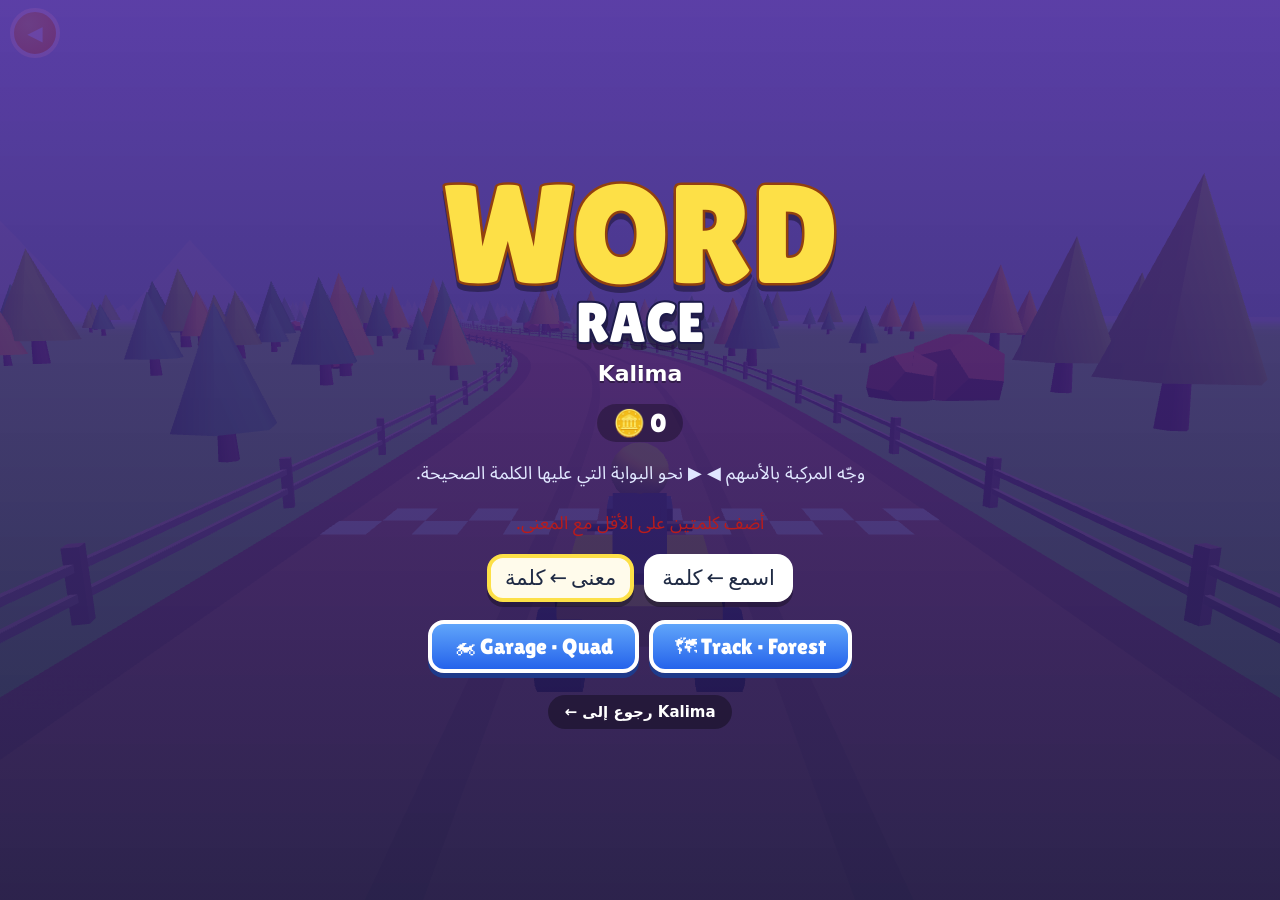
<file: race.html>
<!doctype html>
<html lang="en">
<head>
<meta charset="utf-8">
<meta name="viewport" content="width=device-width, initial-scale=1, viewport-fit=cover, user-scalable=no">
<title>Word Race</title>
<link href="https://fonts.googleapis.com/css2?family=Lilita+One&family=Andika:wght@700&family=Noto+Sans+Arabic:wght@500;700&display=swap" rel="stylesheet" media="print" onload="this.media='all'">
<style>
:root{--bg:#9FD7F5;--disp:'Lilita One','Arial Rounded MT Bold',system-ui,sans-serif;--ar:'Noto Sans Arabic','Geeza Pro',Tahoma,sans-serif}
@media (prefers-color-scheme: dark){:root:not([data-theme="light"]){--bg:#9FD7F5}}
:root[data-theme="dark"]{--bg:#9FD7F5}
*{box-sizing:border-box}
html,body{margin:0;height:100%;overflow:hidden;background:var(--bg);font-family:var(--disp);color:#fff;-webkit-user-select:none;user-select:none;-webkit-tap-highlight-color:transparent;touch-action:none}
button{font-family:inherit;border:0;cursor:pointer;color:inherit;touch-action:manipulation}
button:focus-visible{outline:4px solid #FDE047;outline-offset:3px}
.ar{font-family:var(--ar);direction:rtl;unicode-bidi:isolate}
#gl{position:fixed;inset:0;width:100%;height:100%;display:block}
/* HUD like the original: wooden labels */
#hud[hidden]{display:none}
.wood{position:fixed;background:linear-gradient(#7A4A2A,#5B3520);border:3px solid #3B2314;border-radius:10px;padding:4px 14px;font-size:20px;box-shadow:0 3px 0 rgba(0,0,0,.3);z-index:3}
#lvl{top:max(10px,env(safe-area-inset-top));left:70px}
#time{top:max(10px,env(safe-area-inset-top));left:180px}
#pts{top:max(10px,env(safe-area-inset-top));right:14px;background:linear-gradient(#FDE68A,#F59E0B);color:#7C2D12;border-color:#B45309}
#pts::before{content:'🪙 '}
#pos{position:fixed;left:14px;bottom:max(14px,env(safe-area-inset-bottom));background:#22B8CF;border:3px solid #0B7285;border-radius:10px 4px 10px 4px;padding:4px 18px;font-size:30px;z-index:3;transform:skew(-8deg)}
#gate{position:fixed;left:130px;bottom:max(20px,env(safe-area-inset-bottom));font-size:22px;z-index:3;text-shadow:0 2px 0 #000}
#q{position:fixed;top:max(8px,env(safe-area-inset-top));left:50%;transform:translateX(-50%);width:200px;height:150px;background:#fff;border:6px solid #2563EB;border-radius:18px;z-index:4;display:grid;place-items:center;box-shadow:0 6px 0 rgba(0,0,0,.25)}
#q[hidden]{display:none}
#q img{max-width:88%;max-height:88%;object-fit:contain}
#q .spk{font-size:80px}
.qs{position:absolute;right:-18px;bottom:-18px;width:52px;height:52px;border-radius:50%;background:#2563EB;border:4px solid #fff;font-size:22px}
.arrow{position:fixed;bottom:max(70px,env(safe-area-inset-bottom));width:120px;height:120px;border-radius:50%;background:rgba(255,255,255,.28);border:5px solid rgba(255,255,255,.85);font-size:56px;z-index:3;display:grid;place-items:center;text-shadow:0 2px 0 rgba(0,0,0,.4)}
.arrow:active{background:rgba(255,255,255,.55)}
#left{left:24px}#right{right:24px}
#count{position:fixed;inset:0;display:grid;place-items:center;font-size:160px;z-index:6;text-shadow:0 8px 0 rgba(0,0,0,.35);pointer-events:none}
#count[hidden]{display:none}
#flash{position:fixed;inset:0;pointer-events:none;z-index:2;opacity:0}
#flash.ok{background:radial-gradient(transparent 50%,rgba(34,197,94,.7))}#flash.bad{background:radial-gradient(transparent 50%,rgba(239,68,68,.7))}
#flash.on{animation:fl .7s}
@keyframes fl{0%{opacity:1}100%{opacity:0}}
#pop{position:fixed;left:50%;top:40%;transform:translate(-50%,-50%);font-size:70px;z-index:5;opacity:0;pointer-events:none;font-family:'Andika',var(--disp);-webkit-text-stroke:3px #0F172A;paint-order:stroke fill}
#pop.ok{color:#4ADE80}#pop.bad{color:#FCA5A5}
#pop.on{animation:pp 1.3s}
@keyframes pp{0%{opacity:0;transform:translate(-50%,-30%) scale(.6)}15%{opacity:1;transform:translate(-50%,-50%) scale(1.1)}80%{opacity:1}100%{opacity:0;transform:translate(-50%,-70%)}}
.back{position:fixed;top:max(8px,env(safe-area-inset-top));left:10px;width:50px;height:50px;border-radius:50%;background:radial-gradient(circle at 35% 30%,#FFD54A,#FF8A00);border:4px solid #fff;z-index:7;font-size:20px}
/* menus */
#menu{position:fixed;inset:0;z-index:8;overflow:auto;display:flex;flex-direction:column;align-items:center;justify-content:center;gap:12px;padding:20px;background:linear-gradient(rgba(76,29,149,.82),rgba(30,27,75,.92))}
#menu[hidden]{display:none}
.logo{display:flex;flex-direction:column;align-items:center;line-height:.9;filter:drop-shadow(0 6px 0 rgba(0,0,0,.35))}
.l1{font-size:clamp(70px,12vw,140px);color:#FDE047;-webkit-text-stroke:5px #92400E;paint-order:stroke fill}
.l2{font-size:clamp(30px,5vw,56px);color:#fff;-webkit-text-stroke:4px #1E1B4B;paint-order:stroke fill}
.coins{font-size:26px;background:rgba(0,0,0,.3);padding:4px 16px;border-radius:999px}
.how{font-size:18px;color:#E0E7FF;text-align:center;max-width:820px;margin:0}
.grid{display:flex;gap:10px;flex-wrap:wrap;justify-content:center}
.tile{background:#fff;color:#1F2A44;border-radius:16px;padding:8px 14px;min-width:140px;display:flex;flex-direction:column;align-items:center;gap:2px;border:4px solid transparent;box-shadow:0 5px 0 rgba(0,0,0,.3)}
.tile b{font-size:21px;font-weight:400}.tile .lt{font-family:'Andika',var(--disp);font-size:21px}.tile .ar{font-size:14px;color:#475569}
.tile[aria-pressed="true"]{border-color:#FDE047;background:#FFFBEB}
.row{display:flex;gap:10px;flex-wrap:wrap;justify-content:center;margin-top:6px}
.btn{background:linear-gradient(#FDE047,#F59E0B);color:#7C2D12;border:4px solid #fff;border-radius:16px;padding:10px 22px;font-size:22px;box-shadow:0 5px 0 #B45309}
.btn.big{font-size:36px;padding:12px 44px}
.btn.blue{background:linear-gradient(#60A5FA,#2563EB);color:#fff;box-shadow:0 5px 0 #1E3A8A}
.btn.ghost{background:rgba(255,255,255,.15);color:#fff;box-shadow:none}
.btn:active{transform:translateY(3px)}
.modal{position:fixed;inset:0;z-index:9;display:grid;place-items:center;padding:14px;background:rgba(15,23,42,.6);overflow:auto}
.card{width:min(560px,94vw);background:linear-gradient(160deg,#4C1D95,#1E1B4B);border:5px solid #FDE047;border-radius:24px;padding:20px;text-align:center}
.card.wide{width:min(900px,96vw)}
.card h2{font-size:44px;margin:0;color:#FDE047}.card h3{font-size:24px;margin:14px 0 8px}
.podium{font-size:90px;line-height:1}
.big{font-size:24px;margin:8px 0;font-family:system-ui;font-weight:700}.big small{font-weight:400;font-size:15px;color:#C7D2FE}
.unl{font-size:19px;font-family:system-ui;background:rgba(253,224,71,.15);border-radius:12px;padding:10px}
.small{font-family:system-ui;font-size:16px;color:#C7D2FE}
.ggrid{display:grid;grid-template-columns:repeat(auto-fill,minmax(180px,1fr));gap:10px}
.gcard{background:#fff;color:#1F2A44;border-radius:16px;padding:10px;display:flex;flex-direction:column;align-items:center;gap:3px;border:4px solid transparent}
.gcard .sw{width:70px;height:70px;border-radius:50%;display:grid;place-items:center;font-size:36px;border:3px solid #fff;box-shadow:0 2px 6px rgba(0,0,0,.3)}
.gcard b{font-size:20px;font-weight:400}.gcard .ar{font-size:14px;color:#475569}.gcard .spd{font-size:14px;color:#2563EB;font-family:system-ui}
.gcard .st{font-size:16px;color:#16A34A}
.gcard.sel{border-color:#22C55E}
.gcard.locked{filter:grayscale(.6);opacity:.85}.gcard.locked .st{color:#B45309}
.gcard[aria-disabled="true"]{opacity:.55}
@media (prefers-reduced-motion: reduce){#pop.on,#flash.on{animation-duration:.01s}}
</style>
</head>
<body>
<canvas id="gl"></canvas>
<button class="back" data-act="menu" aria-label="Menu">◀</button>
<div id="hud" hidden>
  <div class="wood" id="lvl">Unit 1</div><div class="wood" id="time">00:00</div><div class="wood" id="pts">0</div>
  <div id="pos">4th</div><div id="gate">GATE 1/10</div>
  <button class="arrow" id="left" aria-label="Left">◀</button><button class="arrow" id="right" aria-label="Right">▶</button>
</div>
<div id="q" hidden></div>
<div id="count" hidden></div>
<div id="flash"></div><div id="pop"></div>
<div id="menu" hidden></div>
<script src="three.min.js"></script>
<script>var IMG = {};</script>
<script>'use strict';
// ================= CONTENT =================
const UNITS = [
  { id: 1, c: '#E4572E', L: { a: [[1, 'apple'], [3, 'avocado'], [2, 'astronaut']], c: [[4, 'cat'], [6, 'cactus'], [5, 'coffee']], t: [[10, 'table'], [9, 'TV'], [42, 'tin']], n: [[8, 'nose'], [7, 'nectarine']] }, words: ['cat', 'can', 'tan', 'nan', 'tat', 'an'] },
  { id: 2, c: '#138A80', L: { p: [[15, 'panda'], [13, 'pencil'], [14, 'popcorn']], i: [[18, 'igloo'], [17, 'Israel']], r: [[23, 'robot'], [24, 'radio'], [22, 'run']], s: [[19, 'sun'], [20, 'sandwich'], [21, 'sandals']] }, words: ['rat', 'pin', 'sat', 'tin', 'cap', 'sip'] },
  { id: 3, c: '#7B4FB3', L: { d: [[29, 'dog'], [31, 'dolphin'], [30, 'domino']], g: [[32, 'goat'], [33, 'guitar'], [34, 'gorilla']], h: [[37, 'house'], [35, 'hippo'], [36, 'hamburger']], o: [[38, 'orange'], [39, 'overalls']] }, words: ['dog', 'sad', 'pot', 'cop', 'hot', 'top'] },
  { id: 4, c: '#D97706', L: { b: [[51, 'banana'], [52, 'bed'], [53, 'balloons']], e: [[49, 'elephant'], [50, 'Eskimo']], f: [[55, 'fish'], [56, 'frog'], [54, 'flamingo']], m: [[57, 'mouse'], [58, 'mango'], [59, 'milkshake']] }, words: ['bed', 'pen', 'net', 'fan', 'hen', 'ten'] },
  { id: 5, c: '#2F6FDB', L: { j: [[84, 'jam'], [83, 'jeans'], [85, 'jester']], k: [[87, 'kite'], [88, 'kangaroo'], [86, 'ketchup']], l: [[94, 'lemon'], [93, 'London'], [92, 'love']], y: [[91, 'yoyo'], [89, 'yacht'], [90, 'yard']] }, words: ['jam', 'jet', 'log', 'jar', 'yak', 'jog'] },
];
const MODES = [['pic', 'First letter', 'الحرف الأول'], ['letter', 'Hear the letter', 'استمع للحرف'], ['word', 'Hear the word', 'استمع للكلمة']];
const VEHICLES = [
  { id: 0, name: 'Quad', ar: 'دراجة رباعية', cost: 0, speed: 21, body: 0xF59E0B, helmet: 0xFACC15, kind: 'atv' },
  { id: 1, name: 'Sport Quad', ar: 'رباعية رياضية', cost: 600, speed: 24, body: 0x22C55E, helmet: 0x16A34A, kind: 'sport' },
  { id: 2, name: 'Dune Buggy', ar: 'سيارة رملية', cost: 1500, speed: 27, body: 0xEF4444, helmet: 0xFFFFFF, kind: 'buggy' },
  { id: 3, name: 'Monster Truck', ar: 'شاحنة عملاقة', cost: 3000, speed: 30, body: 0x8B5CF6, helmet: 0x111827, kind: 'monster' },
];
const TRACKS = [
  { id: 0, name: 'Forest', ar: 'الغابة', cost: 0, sky: 0x9FD7F5, fog: 0xBFE3F5, ground: 0x5FAF3C, road: 0x8B5A3C, edge: 0x6E4630, tree: [0x2F8F3A, 0x3FA34D, 0x7CB518, 0xE0A526], rock: 0xB3542D },
  { id: 1, name: 'Desert', ar: 'الصحراء', cost: 1000, sky: 0xFAD7A0, fog: 0xF7E1BC, ground: 0xE9C27A, road: 0xC2884B, edge: 0xA8703A, tree: [0x4D9A3A, 0x6BAF3F], rock: 0xC9622B, cactus: true },
  { id: 2, name: 'Snow', ar: 'الثلج', cost: 2500, sky: 0xCFE6FA, fog: 0xE6F1FB, ground: 0xF1F5F9, road: 0x8C7B70, edge: 0x6B5E55, tree: [0x1F6B4A, 0x2E7D5B], rock: 0x94A3B8, snow: true },
];
const GATES = 10, GAP = 165, FIRST = 150, LANES = [-4.2, 0, 4.2], HALF = 7.2;

// ================= UTIL =================
const $ = s => document.querySelector(s);
const esc = s => String(s).replace(/[&<>"']/g, c => ({ '&': '&amp;', '<': '&lt;', '>': '&gt;', '"': '&quot;', "'": '&#39;' }[c]));
const rnd = n => Math.floor(Math.random() * n);
const pick = a => a[rnd(a.length)];
const shuffle = a => { a = a.slice(); for (let i = a.length - 1; i > 0; i--) { const j = rnd(i + 1); [a[i], a[j]] = [a[j], a[i]]; } return a; };
const LS = { get(k, d) { try { const v = localStorage.getItem('lrace:' + k); return v ? JSON.parse(v) : d; } catch (e) { return d; } }, set(k, v) { try { localStorage.setItem('lrace:' + k, JSON.stringify(v)); } catch (e) {} } };
const ord = n => n + (['th', 'st', 'nd', 'rd'][n] || 'th');

// ================= SOUND =================
let VOICE = null;
function pickVoice() { try { const vs = speechSynthesis.getVoices(); VOICE = vs.find(v => /en[-_]US/i.test(v.lang) && /Samantha|Google US|Aaron|Nicky/i.test(v.name)) || vs.find(v => /en[-_]US/i.test(v.lang)) || vs.find(v => /^en/i.test(v.lang)) || null; } catch (e) {} }
if ('speechSynthesis' in window) { pickVoice(); speechSynthesis.onvoiceschanged = pickVoice; }
function say(t, rate = .8) { try { speechSynthesis.cancel(); const u = new SpeechSynthesisUtterance(t); u.lang = 'en-US'; if (VOICE) u.voice = VOICE; u.rate = rate; speechSynthesis.speak(u); } catch (e) {} }
let AC = null, ENG = null;
function ac() { try { AC = AC || new (window.AudioContext || window.webkitAudioContext)(); if (AC.state === 'suspended') AC.resume(); } catch (e) {} return AC; }
function tone(fs, type = 'sine', vol = .14, gap = .1, len = .18) { const a = ac(); if (!a) return; fs.forEach((f, i) => { const o = a.createOscillator(), g = a.createGain(); o.type = type; o.frequency.value = f; const t = a.currentTime + i * gap; g.gain.setValueAtTime(vol, t); g.gain.exponentialRampToValueAtTime(.001, t + len); o.connect(g); g.connect(a.destination); o.start(t); o.stop(t + len + .02); }); }
const sfx = { good: () => tone([660, 880, 1175], 'triangle', .15, .08, .2), bad: () => tone([260, 190], 'sawtooth', .07, .14, .25), beep: () => tone([660], 'square', .06, 0, .15), go: () => tone([1046], 'square', .07, 0, .4), win: () => tone([523, 659, 784, 1046, 1319], 'triangle', .14, .11, .25) };
function engineStart() { const a = ac(); if (!a || ENG) return; const o = a.createOscillator(), f = a.createBiquadFilter(), g = a.createGain(); o.type = 'sawtooth'; o.frequency.value = 50; f.type = 'lowpass'; f.frequency.value = 500; g.gain.value = .025; o.connect(f); f.connect(g); g.connect(a.destination); o.start(); ENG = { o, g }; }
function engineStop() { if (ENG) { try { ENG.o.stop(); } catch (e) {} ENG = null; } }

// ================= STATE =================
const S = { unit: LS.get('unit', 1), mode: LS.get('mode', 'pic'), veh: LS.get('veh', 0), track: LS.get('track', 0), coins: LS.get('coins', 0), owned: LS.get('owned', [0]), tracks: LS.get('tracks', [0]),
  running: false, s: 0, off: 0, lane: 1, speed: 0, boost: 0, slow: 0, gate: 0, correct: 0, earned: 0, t: 0, q: null, gates: [], opp: [], finished: false };
const U = () => UNITS.find(u => u.id === S.unit);
const V = () => VEHICLES[S.veh];
const T = () => TRACKS[S.track];

// ================= TRACK MATH =================
const cx = s => 16 * Math.sin(s / 95) + 6 * Math.sin(s / 41);
const dcx = s => 16 / 95 * Math.cos(s / 95) + 6 / 41 * Math.cos(s / 41);
function frame(s) { const a = dcx(s), n = Math.hypot(a, 1); return { p: new THREE.Vector3(cx(s), 0, -s), fwd: new THREE.Vector3(a / n, 0, -1 / n), right: new THREE.Vector3(1 / n, 0, a / n) }; }
function at(s, off, y = 0) { const f = frame(s); return f.p.clone().addScaledVector(f.right, off).setY(y); }

// ================= THREE SCENE =================
let renderer, scene, camera, world, player, clock;
function initThree() {
  renderer = new THREE.WebGLRenderer({ canvas: $('#gl'), antialias: true });
  renderer.setPixelRatio(Math.min(2, window.devicePixelRatio || 1));
  scene = new THREE.Scene();
  camera = new THREE.PerspectiveCamera(62, 1, .5, 900);
  const hemi = new THREE.HemisphereLight(0xffffff, 0x445533, .85); scene.add(hemi);
  const sun = new THREE.DirectionalLight(0xffffff, .75); sun.position.set(30, 60, 20); scene.add(sun);
  clock = new THREE.Clock();
  resize(); window.addEventListener('resize', resize);
}
function resize() { const w = window.innerWidth, h = window.innerHeight; renderer.setSize(w, h, false); camera.aspect = w / h; camera.fov = w / h < 1 ? 75 : 62; camera.updateProjectionMatrix(); }
const LEN = FIRST + GAP * (GATES - 1) + 160;
function lam(c) { return new THREE.MeshLambertMaterial({ color: c, flatShading: true }); }
function buildWorld() {
  if (world) scene.remove(world);
  world = new THREE.Group(); scene.add(world);
  const tr = T();
  scene.background = new THREE.Color(tr.sky); scene.fog = new THREE.Fog(tr.fog, 120, 420);
  // ground
  const g = new THREE.Mesh(new THREE.PlaneGeometry(1400, LEN + 900), lam(tr.ground)); g.rotation.x = -Math.PI / 2; g.position.set(0, -.05, -LEN / 2); world.add(g);
  // road strip + edges
  const mk = (w0, w1, y, col) => {
    const pos = [], idx = []; let k = 0;
    for (let s = -60; s <= LEN + 260; s += 2) { const f = frame(s); const a = f.p.clone().addScaledVector(f.right, w0), b = f.p.clone().addScaledVector(f.right, w1); pos.push(a.x, y, a.z, b.x, y, b.z); if (k) idx.push(2 * k - 2, 2 * k - 1, 2 * k, 2 * k - 1, 2 * k + 1, 2 * k); k++; }
    const geo = new THREE.BufferGeometry(); geo.setAttribute('position', new THREE.Float32BufferAttribute(pos, 3)); geo.setIndex(idx); geo.computeVertexNormals();
    const m = new THREE.Mesh(geo, new THREE.MeshLambertMaterial({ color: col, side: THREE.DoubleSide })); world.add(m);
  };
  mk(-HALF - 1.2, HALF + 1.2, .01, tr.edge); mk(-HALF, HALF, .03, tr.road);
  // tyre tracks
  [-2.1, 2.1].forEach(o => mk(o - .25, o + .25, .04, new THREE.Color(tr.road).multiplyScalar(.85).getHex()));
  // fences (instanced posts + rails)
  const nPost = Math.floor((LEN + 200) / 7) * 2;
  const posts = new THREE.InstancedMesh(new THREE.BoxGeometry(.25, 1.3, .25), lam(0x8D6E63), nPost), rails = new THREE.InstancedMesh(new THREE.BoxGeometry(.12, .14, 7.1), lam(0xA1887F), nPost * 2);
  const m4 = new THREE.Matrix4(), q = new THREE.Quaternion(), sc = new THREE.Vector3(1, 1, 1); let pi = 0, ri = 0;
  for (let s = -20; s < LEN + 180; s += 7) [-1, 1].forEach(side => {
    const p = at(s, side * (HALF + 1.9), .65); m4.compose(p, q.identity(), sc); posts.setMatrixAt(pi++, m4);
    const f = frame(s + 3.5), mid = at(s + 3.5, side * (HALF + 1.9), 0); q.setFromUnitVectors(new THREE.Vector3(0, 0, -1), f.fwd);
    [.45, .95].forEach(y => { if (ri < nPost * 2) { mid.y = y; m4.compose(mid, q, sc); rails.setMatrixAt(ri++, m4); } });
  });
  posts.count = pi; rails.count = ri; world.add(posts, rails);
  // trees
  const nT = 520, cone = new THREE.ConeGeometry(2.2, 5.5, 6), trunk = new THREE.CylinderGeometry(.35, .45, 1.6, 6);
  const leaves = tr.tree.map(c => new THREE.InstancedMesh(cone, lam(c), nT)), trunks = new THREE.InstancedMesh(trunk, lam(0x6D4C41), nT * tr.tree.length);
  const cnt = tr.tree.map(() => 0); let tk = 0;
  for (let i = 0; i < nT * 1.6; i++) {
    const s = Math.random() * (LEN + 300) - 40, side = Math.random() < .5 ? -1 : 1, d = HALF + 5 + Math.pow(Math.random(), 1.6) * 90, ci = rnd(tr.tree.length);
    if (cnt[ci] >= nT) continue;
    const p = at(s, side * d, 0), k = .7 + Math.random() * .9;
    if (tr.cactus && Math.random() < .5) { const cm = new THREE.Mesh(new THREE.CylinderGeometry(.45 * k, .5 * k, 4 * k, 7), lam(0x3F8F3A)); cm.position.copy(p).setY(2 * k); world.add(cm); continue; }
    m4.compose(p.clone().setY(3.4 * k + .8 * k), q.identity(), new THREE.Vector3(k, k, k)); leaves[ci].setMatrixAt(cnt[ci]++, m4);
    m4.compose(p.clone().setY(.8 * k), q, new THREE.Vector3(k, k, k)); trunks.setMatrixAt(tk++, m4);
    if (tr.snow) { /* snow caps drawn via lighter top cone */ }
  }
  leaves.forEach((l, i) => { l.count = cnt[i]; world.add(l); }); trunks.count = tk; world.add(trunks);
  // rocks
  const rocks = new THREE.InstancedMesh(new THREE.DodecahedronGeometry(1.6, 0), lam(tr.rock), 140);
  for (let i = 0; i < 140; i++) { const s = Math.random() * (LEN + 300), side = Math.random() < .5 ? -1 : 1, k = .5 + Math.random() * 1.8; m4.compose(at(s, side * (HALF + 3.5 + Math.random() * 30), k * .6), new THREE.Quaternion().setFromEuler(new THREE.Euler(Math.random(), Math.random(), Math.random())), new THREE.Vector3(k, k * .8, k)); rocks.setMatrixAt(i, m4); }
  world.add(rocks);
  // mountains
  for (let i = 0; i < 26; i++) { const k = 40 + Math.random() * 70, m = new THREE.Mesh(new THREE.ConeGeometry(k, k * 1.2, 5), lam(tr.snow ? 0xDDE7F0 : 0x8FA3B8)); const s = Math.random() * (LEN + 400), side = Math.random() < .5 ? -1 : 1; m.position.copy(at(s, side * (160 + Math.random() * 160), k * .55)); world.add(m); }
  // start & finish lines
  [6, LEN - 40].forEach((s, n) => { const f = frame(s); for (let i = 0; i < 14; i++) for (let j = 0; j < 2; j++) { if ((i + j) % 2) continue; const t = new THREE.Mesh(new THREE.PlaneGeometry(HALF * 2 / 14, 1.1), lam(0xFFFFFF)); t.rotation.x = -Math.PI / 2; t.rotation.z = Math.atan2(f.fwd.x, -f.fwd.z) * -1; t.position.copy(at(s + j * 1.1, -HALF + (i + .5) * HALF * 2 / 14, .06)); world.add(t); }
    if (n) { const arch = gateArch(s, 0xEF4444); world.add(arch); } });
}

// ================= VEHICLES =================
function makeVehicle(v, scale = 1) {
  const g = new THREE.Group(), body = lam(v.body), dark = lam(0x1F2937), wheelM = lam(0x111827), rim = lam(0xD1D5DB);
  const wheel = (x, z, r, w) => { const wg = new THREE.Group(); const t = new THREE.Mesh(new THREE.CylinderGeometry(r, r, w, 12), wheelM); t.rotation.z = Math.PI / 2; wg.add(t); const h = new THREE.Mesh(new THREE.CylinderGeometry(r * .45, r * .45, w + .05, 8), rim); h.rotation.z = Math.PI / 2; wg.add(h); wg.position.set(x, r, z); g.add(wg); (g.userData.wheels = g.userData.wheels || []).push(wg); };
  if (v.kind === 'atv' || v.kind === 'sport') {
    const r = v.kind === 'sport' ? .58 : .55;
    wheel(-1.05, -1.1, r, .55); wheel(1.05, -1.1, r, .55); wheel(-1.05, 1.1, r, .6); wheel(1.05, 1.1, r, .6);
    const b = new THREE.Mesh(new THREE.BoxGeometry(1.5, .55, 2.6), body); b.position.y = .95; g.add(b);
    const fr = new THREE.Mesh(new THREE.BoxGeometry(2.1, .18, 1.0), body); fr.position.set(0, 1.25, -1.0); g.add(fr);
    const rr = new THREE.Mesh(new THREE.BoxGeometry(2.1, .18, 1.0), body); rr.position.set(0, 1.25, 1.05); g.add(rr);
    const seat = new THREE.Mesh(new THREE.BoxGeometry(.8, .3, 1.1), dark); seat.position.set(0, 1.35, .25); g.add(seat);
    const bar = new THREE.Mesh(new THREE.CylinderGeometry(.06, .06, 1.6, 6), dark); bar.rotation.z = Math.PI / 2; bar.position.set(0, 1.75, -.55); g.add(bar);
    if (v.kind === 'sport') { const sp = new THREE.Mesh(new THREE.BoxGeometry(1.6, .1, .4), lam(0xFFFFFF)); sp.position.set(0, 1.4, 1.55); g.add(sp); }
    rider(g, v.helmet, 1.6);
  } else if (v.kind === 'buggy') {
    wheel(-1.2, -1.3, .6, .6); wheel(1.2, -1.3, .6, .6); wheel(-1.25, 1.3, .7, .75); wheel(1.25, 1.3, .7, .75);
    const b = new THREE.Mesh(new THREE.BoxGeometry(1.9, .45, 3.2), body); b.position.y = .85; g.add(b);
    const nose = new THREE.Mesh(new THREE.BoxGeometry(1.5, .35, .8), body); nose.position.set(0, .95, -1.8); g.add(nose);
    const cage = lam(0x374151);
    [[-.8, -.3], [.8, -.3], [-.8, 1.0], [.8, 1.0]].forEach(([x, z]) => { const p = new THREE.Mesh(new THREE.CylinderGeometry(.07, .07, 1.5, 6), cage); p.position.set(x, 1.8, z); g.add(p); });
    const roof = new THREE.Mesh(new THREE.BoxGeometry(1.75, .1, 1.5), cage); roof.position.set(0, 2.55, .35); g.add(roof);
    rider(g, v.helmet, 1.1);
  } else {
    wheel(-1.45, -1.25, 1.0, .9); wheel(1.45, -1.25, 1.0, .9); wheel(-1.45, 1.25, 1.0, .9); wheel(1.45, 1.25, 1.0, .9);
    const b = new THREE.Mesh(new THREE.BoxGeometry(2.3, .8, 3.4), body); b.position.y = 2.0; g.add(b);
    const cab = new THREE.Mesh(new THREE.BoxGeometry(1.9, .8, 1.5), body); cab.position.set(0, 2.75, .3); g.add(cab);
    const win = new THREE.Mesh(new THREE.BoxGeometry(1.7, .55, 1.52), lam(0x93C5FD)); win.position.set(0, 2.8, .3); g.add(win);
    const fl = new THREE.Mesh(new THREE.BoxGeometry(2.4, .18, .5), lam(0xFACC15)); fl.position.set(0, 2.2, -1.75); g.add(fl);
  }
  g.scale.setScalar(scale);
  return g;
}
function rider(g, helmet, y) {
  const suit = lam(0x334155), skin = lam(0xF5D0B0);
  const torso = new THREE.Mesh(new THREE.BoxGeometry(.75, .85, .5), suit); torso.position.set(0, y + .45, .25); torso.rotation.x = -.25; g.add(torso);
  const h = new THREE.Mesh(new THREE.SphereGeometry(.42, 12, 10), lam(helmet)); h.position.set(0, y + 1.15, .05); g.add(h);
  const visor = new THREE.Mesh(new THREE.BoxGeometry(.5, .22, .1), lam(0x111827)); visor.position.set(0, y + 1.15, -.36); g.add(visor);
  [-.38, .38].forEach(x => { const a = new THREE.Mesh(new THREE.BoxGeometry(.18, .18, .75), suit); a.position.set(x, y + .55, -.2); g.add(a); const hd = new THREE.Mesh(new THREE.BoxGeometry(.2, .2, .2), skin); hd.position.set(x, y + .5, -.6); g.add(hd); });
}
function placeVehicle(obj, s, off, tilt = 0, bob = 0) {
  const f = frame(s); obj.position.copy(f.p).addScaledVector(f.right, off); obj.position.y = bob;
  obj.rotation.set(0, Math.atan2(-f.fwd.x, -f.fwd.z), tilt);
}

// ================= GATES =================
function textTex(text, border) {
  const c = document.createElement('canvas'); c.width = 256; c.height = 192; const x = c.getContext('2d');
  x.fillStyle = '#fff'; x.fillRect(0, 0, 256, 192); x.lineWidth = 16; x.strokeStyle = border; x.strokeRect(8, 8, 240, 176);
  x.fillStyle = '#1F2A44'; const fs = text.length > 3 ? 70 : text.length > 1 ? 92 : 132; x.font = `700 ${fs}px Andika, "Century Gothic", Arial, sans-serif`; x.textAlign = 'center'; x.textBaseline = 'middle'; let f2 = fs; while (f2 > 26 && x.measureText(text).width > 228) { f2 -= 4; x.font = `700 ${f2}px Andika, "Century Gothic", Arial, sans-serif`; } x.fillText(text, 128, 104);
  const t = new THREE.CanvasTexture(c); t.anisotropy = 4; return t;
}
function gateArch(s, color) {
  const g = new THREE.Group(), f = frame(s), m = lam(color);
  [-1, 1].forEach(side => { const p = new THREE.Mesh(new THREE.BoxGeometry(.6, 7, .6), m); p.position.copy(at(s, side * (HALF + .6), 3.5)); g.add(p); });
  const beam = new THREE.Mesh(new THREE.BoxGeometry(HALF * 2 + 1.8, .8, .6), m); beam.position.copy(at(s, 0, 7)); beam.rotation.y = Math.atan2(-f.fwd.x, -f.fwd.z); g.add(beam);
  return g;
}
function buildGates() {
  S.gates.forEach(g => world.remove(g.obj));
  S.gates = [];
  for (let i = 0; i < GATES; i++) {
    const s = FIRST + i * GAP, obj = gateArch(s, [0x2563EB, 0xF59E0B, 0x16A34A, 0xDB2777][i % 4]);
    const f = frame(s), signs = [];
    LANES.forEach((o, li) => {
      const mat = new THREE.MeshBasicMaterial({ map: textTex('?', '#2563EB') });
      const sign = new THREE.Mesh(new THREE.PlaneGeometry(3.4, 2.55), mat); sign.position.copy(at(s, o, 5)); sign.rotation.y = Math.atan2(-f.fwd.x, -f.fwd.z); obj.add(sign);
      const pad = new THREE.Mesh(new THREE.PlaneGeometry(3.6, 2.4), new THREE.MeshBasicMaterial({ color: 0xffffff, transparent: true, opacity: .25 })); pad.rotation.x = -Math.PI / 2; pad.rotation.z = Math.atan2(f.fwd.x, -f.fwd.z) * -1; pad.position.copy(at(s, o, .07)); obj.add(pad);
      signs.push({ sign, pad });
    });
    world.add(obj);
    S.gates.push({ s, obj, signs, labels: null, answer: null, done: false });
  }
}
function setupGate(i) {
  const g = S.gates[i]; if (!g) return;
  const u = U(); let ans, opts;
  if (S.mode === 'word') { ans = pick(u.words); opts = shuffle([ans, ...shuffle(u.words.filter(w => w !== ans)).slice(0, 2)]); }
  else { const ks = Object.keys(u.L); ans = pick(ks); opts = shuffle([ans, ...shuffle(ks.filter(k => k !== ans)).slice(0, 2)]); }
  g.answer = ans; g.labels = opts;
  g.q = S.mode === 'pic' ? (() => { const p = pick(u.L[ans]); return { img: p[0], word: p[1] }; })() : {};
  g.signs.forEach((sg, k) => { sg.sign.material.map.dispose(); sg.sign.material.map = textTex(opts[k], '#2563EB'); sg.sign.material.needsUpdate = true; });
  S.q = g;
  showQuestion(); setTimeout(speakQ, 250);
}
function speakQ() { const g = S.q; if (!g) return; if (S.mode === 'pic') say(g.q.word); else if (S.mode === 'letter') say('letter ' + g.answer.toUpperCase() + '.', .75); else say(g.answer, .7); }

// ================= HUD =================
function showQuestion() {
  const g = S.q;
  $('#q').innerHTML = g ? (S.mode === 'pic' && IMG[g.q.img] ? `<img src="${IMG[g.q.img]}" alt="">` : '<span class="spk">🔊</span>') + '<button class="qs" data-act="say" aria-label="Listen">🔊</button>' : '';
  $('#q').hidden = !g;
}
function hud() {
  const pos = 1 + S.opp.filter(o => o.s > S.s).length;
  $('#pos').textContent = ord(pos);
  $('#gate').textContent = `GATE ${Math.min(S.gate + 1, GATES)}/${GATES}`;
  $('#time').textContent = new Date(S.t * 1000).toISOString().slice(14, 19);
  $('#pts').textContent = S.finished ? S.coins : S.coins + S.earned;
  $('#lvl').textContent = KSET.title || 'Word Race';
}
function flash(ok) { const f = $('#flash'); f.className = ok ? 'ok' : 'bad'; void f.offsetWidth; f.classList.add('on'); }
function pop(text, ok) { const p = $('#pop'); p.textContent = text; p.className = ok ? 'ok' : 'bad'; void p.offsetWidth; p.classList.add('on'); }

// ================= RACE =================
function startRace() {
  $('#menu').hidden = true; closeModal();
  buildWorld();
  if (player) scene.remove(player);
  player = makeVehicle(V()); scene.add(player);
  S.opp.forEach(o => scene.remove(o.obj));
  const oppV = [{ body: 0x3B82F6, helmet: 0x1D4ED8, kind: 'atv' }, { body: 0x14B8A6, helmet: 0xFACC15, kind: 'atv' }, { body: 0xEC4899, helmet: 0xA855F7, kind: 'atv' }];
  S.opp = oppV.map((v, i) => { const obj = makeVehicle(v); scene.add(obj); return { obj, s: 7 + i * 5, lane: [0, 2, 1][i], off: LANES[[0, 2, 1][i]], k: [.94, .975, 1.0][i], wob: Math.random() * 6 }; });
  buildGates();
  Object.assign(S, { s: 0, lane: 1, off: 0, speed: 0, boost: 0, slow: 0, gate: 0, correct: 0, earned: 0, t: 0, finished: false, running: false, q: null });
  showQuestion(); hud(); $('#hud').hidden = false;
  setupGate(0);
  placeVehicle(player, 0, 0); camera.position.copy(at(-10.5, 0, 5.2)); camera.lookAt(at(9, 0, 1.6));
  countdown();
}
async function countdown() {
  const c = $('#count'); c.hidden = false;
  for (const n of ['3', '2', '1']) { c.textContent = n; sfx.beep(); render(); await new Promise(r => setTimeout(r, 700)); }
  c.textContent = 'GO!'; sfx.go(); S.running = true; engineStart(); clock.getDelta();
  setTimeout(() => c.hidden = true, 600);
}
function steer(d) { if (!S.running) return; S.lane = Math.max(0, Math.min(2, S.lane + d)); }
function update(dt) {
  if (!S.running) return;
  S.t += dt;
  const base = V().speed;
  S.boost = Math.max(0, S.boost - dt); S.slow = Math.max(0, S.slow - dt);
  const target = base * (S.boost > 0 ? 1.45 : S.slow > 0 ? .55 : 1);
  S.speed += (target - S.speed) * Math.min(1, dt * 2.2);
  S.s += S.speed * dt;
  const prevOff = S.off; S.off += (LANES[S.lane] - S.off) * Math.min(1, dt * 7);
  // opponents
  S.opp.forEach((o, i) => {
    o.s += base * o.k * dt * (o.s < S.s - 40 ? 1.15 : 1);
    o.wob += dt; if (Math.random() < dt * .25) o.lane = rnd(3);
    o.off += (LANES[o.lane] - o.off) * Math.min(1, dt * 2);
    placeVehicle(o.obj, Math.min(o.s, LEN), o.off, Math.sin(o.wob * 3) * .03, Math.abs(Math.sin(o.wob * 9)) * .05);
    spin(o.obj, base * o.k * dt);
  });
  // gate pass
  const g = S.gates[S.gate];
  if (g && S.s >= g.s) {
    const li = LANES.reduce((b, o, k) => Math.abs(o - S.off) < Math.abs(LANES[b] - S.off) ? k : b, 0);
    const ok = g.labels[li] === g.answer;
    g.signs.forEach((sg, k) => { if (g.labels[k] === g.answer) { sg.sign.material.map = textTex(g.labels[k], '#22C55E'); sg.pad.material.color.set(0x22C55E); sg.pad.material.opacity = .7; } else if (k === li) { sg.sign.material.map = textTex(g.labels[k], '#EF4444'); sg.pad.material.color.set(0xEF4444); sg.pad.material.opacity = .7; } sg.sign.material.needsUpdate = true; });
    if (ok) { S.correct++; S.earned += 100; S.boost = 2.2; sfx.good(); flash(true); pop('+100  ✓', true); }
    else { S.slow = 1.6; sfx.bad(); flash(false); pop(g.answer, false); setTimeout(() => say((S.mode === 'pic' ? g.q.word + '. ' : '') + 'The answer is ' + (S.mode === 'word' ? g.answer : g.answer.toUpperCase())), 150); }
    S.gate++;
    if (S.gate < GATES) setTimeout(() => setupGate(S.gate), ok ? 500 : 1800); else { S.q = null; showQuestion(); }
  }
  // finish
  if (S.s >= LEN - 40 && !S.finished) finish();
  // player transform + camera
  const tilt = (prevOff - S.off) * .9;
  placeVehicle(player, S.s, S.off, tilt, Math.abs(Math.sin(S.t * 10)) * .05);
  spin(player, S.speed * dt);
  const f = frame(S.s), cam = at(S.s - 10.5, S.off * .55, 5.2), look = at(S.s + 9, S.off * .4, 1.6);
  camera.position.lerp(cam, Math.min(1, dt * 6)); camera.lookAt(look);
  if (ENG) ENG.o.frequency.value = 40 + S.speed * 3.2;
  hud();
}
function spin(obj, d) { (obj.userData.wheels || []).forEach(w => w.children[0].rotation.x -= d * 1.6); }
function finish() {
  S.finished = true; S.running = false; engineStop();
  const pos = 1 + S.opp.filter(o => o.s > S.s).length;
  const bonus = [0, 300, 200, 100, 0][pos] || 0;
  S.earned += bonus; S.coins += S.earned; LS.set('coins', S.coins);
  sfx.win();
  const unlocks = [...VEHICLES.filter(v => !S.owned.includes(v.id) && v.cost <= S.coins).map(v => v.name), ...TRACKS.filter(t => !S.tracks.includes(t.id) && t.cost <= S.coins).map(t => t.name + ' track')];
  modal(`<div class="card"><div class="podium">${pos <= 3 ? ['', '🥇', '🥈', '🥉'][pos] : '🏁'}</div>
    <h2>${ord(pos)} place!</h2>
    <p class="big">✓ ${S.correct} / ${GATES} <span class="ar">إجابات صحيحة</span></p>
    <p class="big">🪙 +${S.earned} <small>(${S.correct * 100} answers + ${bonus} place)</small></p>
    ${unlocks.length ? `<p class="unl">🔓 You can unlock: ${unlocks.map(esc).join(', ')}<br><span class="ar">يمكنك فتح مركبة أو مسار جديد في الكراج!</span></p>` : nextGoal()}
    <div class="row"><button class="btn" data-act="again">↻ Race again</button><button class="btn blue" data-act="garage">🏍 Garage</button><button class="btn ghost" data-act="menu">Menu</button></div></div>`);
}
function nextGoal() { const v = VEHICLES.find(v => !S.owned.includes(v.id)); return v ? `<p class="small">Next vehicle: <b>${v.name}</b> · ${v.cost} 🪙 <span class="ar">(معك ${S.coins})</span></p>` : ''; }

// ================= MENUS =================
function modal(h) { closeModal(); const m = document.createElement('div'); m.className = 'modal'; m.innerHTML = h; document.body.appendChild(m); }
function closeModal() { document.querySelectorAll('.modal').forEach(m => m.remove()); }
function showMenu() {
  S.running = false; engineStop(); closeModal(); $('#hud').hidden = true;
  const best = LS.get('best', {});
  $('#menu').innerHTML = `
    <div class="logo"><span class="l1">ATV</span><span class="l2">LETTER RACE</span></div>
    <div class="coins">🪙 ${S.coins}</div>
    <p class="ar how">السؤال في الأعلى. وجّه المركبة بالأسهم ◀ ▶ نحو البوابة التي عليها الجواب الصحيح. اجمع نقاطاً لتفتح مركبات أسرع!</p>
    <div class="grid">${UNITS.map(u => `<button class="tile" aria-pressed="${S.unit === u.id}" data-act="unit" data-id="${u.id}"><b>Unit ${u.id}</b><span class="lt" style="color:${u.c}">${Object.keys(u.L).map(l => l.toUpperCase() + l).join(' ')}</span></button>`).join('')}</div>
    <div class="grid">${MODES.map(([k, en, ar]) => `<button class="tile" aria-pressed="${S.mode === k}" data-act="mode" data-id="${k}"><b>${en}</b><span class="ar">${ar}</span></button>`).join('')}</div>
    <div class="row"><button class="btn blue" data-act="garage">🏍 Garage · ${V().name}</button><button class="btn blue" data-act="garage">🗺 Track · ${T().name}</button></div>
    <button class="btn big" data-act="race">RACE ▶</button>`;
  $('#menu').hidden = false;
}
function showGarage() {
  closeModal();
  const card = (it, owned, sel, kind) => {
    const can = !owned && S.coins >= it.cost;
    return `<button class="gcard ${sel ? 'sel' : ''} ${owned ? '' : 'locked'}" data-act="${owned ? 'pick' : 'buy'}" data-kind="${kind}" data-id="${it.id}" ${!owned && !can ? 'aria-disabled="true"' : ''}>
      <span class="sw" style="background:${kind === 'veh' ? '#' + it.body.toString(16).padStart(6, '0') : '#' + it.ground.toString(16).padStart(6, '0')}">${kind === 'veh' ? ['🏍', '🏍', '🏎', '🚙'][it.id] : ['🌲', '🌵', '❄️'][it.id]}</span>
      <b>${it.name}</b><span class="ar">${it.ar}</span>
      ${kind === 'veh' ? `<span class="spd">${'▮'.repeat(it.id + 2)}${'▯'.repeat(3 - it.id)} speed</span>` : ''}
      <span class="st">${sel ? '✓ Selected' : owned ? 'Tap to use' : `🔒 ${it.cost} 🪙`}</span></button>`;
  };
  modal(`<div class="card wide"><h2>Garage</h2><div class="coins">🪙 ${S.coins}</div>
    <h3>Vehicles <span class="ar">المركبات</span></h3><div class="ggrid">${VEHICLES.map(v => card(v, S.owned.includes(v.id), S.veh === v.id, 'veh')).join('')}</div>
    <h3>Tracks <span class="ar">المسارات</span></h3><div class="ggrid">${TRACKS.map(t => card(t, S.tracks.includes(t.id), S.track === t.id, 'trk')).join('')}</div>
    <div class="row"><button class="btn big" data-act="race">RACE ▶</button><button class="btn ghost" data-act="menu">Menu</button></div></div>`);
}
function buy(kind, id) {
  const it = kind === 'veh' ? VEHICLES[id] : TRACKS[id];
  if (S.coins < it.cost) { sfx.bad(); return; }
  S.coins -= it.cost; LS.set('coins', S.coins);
  if (kind === 'veh') { S.owned.push(id); LS.set('owned', S.owned); S.veh = id; LS.set('veh', id); } else { S.tracks.push(id); LS.set('tracks', S.tracks); S.track = id; LS.set('track', id); }
  sfx.good(); showGarage();
}

// ================= LOOP & INPUT =================
function render() { renderer.render(scene, camera); }
function loop() { const dt = Math.min(.05, clock.getDelta()); update(dt); render(); requestAnimationFrame(loop); }
document.addEventListener('keydown', e => {
  if (['ArrowLeft', 'KeyA'].includes(e.code)) { steer(-1); e.preventDefault(); }
  if (['ArrowRight', 'KeyD'].includes(e.code)) { steer(1); e.preventDefault(); }
  if (e.code === 'Space') speakQ();
});
['left', 'right'].forEach((k, i) => $('#' + k).addEventListener('pointerdown', e => { e.preventDefault(); ac(); steer(i ? 1 : -1); }));
document.addEventListener('click', e => {
  const t = e.target.closest('[data-act]'); if (!t) return;
  const a = t.dataset.act, id = t.dataset.id;
  if (a === 'say') speakQ();
  else if (a === 'unit') { S.unit = +id; LS.set('unit', S.unit); showMenu(); }
  else if (a === 'mode') { S.mode = id; LS.set('mode', id); showMenu(); }
  else if (a === 'race' || a === 'again') { ac(); startRace(); }
  else if (a === 'garage') showGarage();
  else if (a === 'menu') showMenu();
  else if (a === 'buy') buy(t.dataset.kind, +id);
  else if (a === 'pick') { if (t.dataset.kind === 'veh') { S.veh = +id; LS.set('veh', S.veh); } else { S.track = +id; LS.set('track', S.track); } showGarage(); }
});
// ================= BOOT =================
(function boot() {
  if (!window.THREE) { $('#menu').innerHTML = '<p style="font-size:22px;padding:30px;text-align:center">The 3D engine could not load. Check the internet connection and refresh.<br><span class="ar">لم يتم تحميل محرك اللعبة. تأكد من الإنترنت وأعد تحميل الصفحة.</span></p>'; $('#menu').hidden = false; return; }
  initThree(); buildWorld();
  player = makeVehicle(V()); scene.add(player); placeVehicle(player, 0, 0); camera.position.copy(at(-10, 0, 5)); camera.lookAt(at(8, 0, 1.5));
  showMenu(); loop();
})();

;
'use strict';
// Kalima adapter: feeds a teacher's word set into a game. Loaded after the game code.
// Modes: img = picture -> word, mean = meaning -> word, listen = hear the word -> word.
const KPLAY = (() => { for (const st of [sessionStorage, localStorage]) { try { const v = st.getItem('kl:play'); if (v) return JSON.parse(v); } catch (e) {} } return null; })();
const KSET = (KPLAY && KPLAY.set) || { title: 'Kalima', termLang: 'en', meanLang: 'ar', words: [] };
const KW = (() => { const seen = new Set(); return (KSET.words || []).filter(w => w.term && w.term.trim() && w.meaning && w.meaning.trim())
  .filter(w => { const k = w.term.trim().toLowerCase(); if (seen.has(k)) return false; seen.add(k); return true; }); })();
const KUI = (() => { try { return JSON.parse(localStorage.getItem('kl:ui')) || 'ar'; } catch (e) { return 'ar'; } })();
const KT = {
  ar: { img: 'صورة ← كلمة', mean: 'معنى ← كلمة', listen: 'اسمع ← كلمة', back: '← رجوع إلى Kalima', few: 'أضف كلمتين على الأقل مع المعنى.',
    bus: 'اضغط على الحافلة التي عليها الكلمة الصحيحة. الحافلة تتحرك باتجاه السهم فقط.', kicks: 'انظر إلى الشاشة الكبيرة، ثم صوّب الكرة نحو الكلمة الصحيحة.', race: 'وجّه المركبة بالأسهم ◀ ▶ نحو البوابة التي عليها الكلمة الصحيحة.' },
  he: { img: 'תמונה ← מילה', mean: 'פירוש ← מילה', listen: 'שמיעה ← מילה', back: '← חזרה ל-Kalima', few: 'הוסיפו לפחות שתי מילים עם פירוש.',
    bus: 'לחצו על האוטובוס עם המילה הנכונה. האוטובוס נוסע רק בכיוון החץ.', kicks: 'הסתכלו על המסך הגדול ובעטו אל המילה הנכונה.', race: 'כוונו את הרכב עם החצים ◀ ▶ אל השער עם המילה הנכונה.' },
  en: { img: 'Picture → word', mean: 'Meaning → word', listen: 'Listen → word', back: '← Back to Kalima', few: 'Add at least two words with meanings.',
    bus: 'Tap the bus with the right word. Buses only move the way the arrow points.', kicks: 'Look at the big screen, then shoot at the right word.', race: 'Steer with ◀ ▶ through the gate with the right word.' }
}[KUI] || null;
const KTX = KT || { img: 'Picture → word', mean: 'Meaning → word', listen: 'Listen → word', back: '← Kalima', few: '', bus: '', kicks: '', race: '' };
const KLANG = { en: 'en-US', ar: 'ar-SA', he: 'he-IL', fr: 'fr-FR', es: 'es-ES', de: 'de-DE', ru: 'ru-RU', tr: 'tr-TR' };
const KHAS_IMG = KW.filter(w => w.img).length >= 2;
let KMODE = (() => { try { return localStorage.getItem('kl:gmode'); } catch (e) { return null; } })();
if (!['img', 'mean', 'listen'].includes(KMODE) || (KMODE === 'img' && !KHAS_IMG)) KMODE = KHAS_IMG ? 'img' : 'mean';

// ---------- voice in the right language ----------
let kAudio = null;
function kVoice(code) { try { const vs = speechSynthesis.getVoices().filter(v => v.lang.replace('_', '-').toLowerCase().startsWith(code.slice(0, 2)));
  return vs.find(v => /(Enhanced|Premium|Natural|Neural|Online)/i.test(v.name)) || vs[0] || null; } catch (e) { return null; } }
function kTTS(text, lang) { try { speechSynthesis.cancel(); if (kAudio) { kAudio.pause(); kAudio = null; } if (!text) return;
  const code = KLANG[lang] || 'en-US', u = new SpeechSynthesisUtterance(text); u.lang = code; const v = kVoice(code); if (v) u.voice = v; u.rate = .85; speechSynthesis.speak(u); } catch (e) {} }
function kSayWord(w) { if (w.audio) { try { speechSynthesis.cancel(); if (kAudio) kAudio.pause(); kAudio = new Audio(w.audio); kAudio.play().catch(() => {}); return; } catch (e) {} } kTTS(w.term, KSET.termLang); }
// The games call say() with English phrases ("cat starts with ...", "The answer is CAT"); only the set's own words are spoken.
say = function (t) {
  t = String(t || '').trim(); if (!t) { try { speechSynthesis.cancel(); } catch (e) {} return; }
  const m = KW.find(w => w.meaning.trim() === t); if (m) return kTTS(m.meaning, KSET.meanLang);
  const low = t.toLowerCase();
  const w = KW.slice().sort((a, b) => b.term.length - a.term.length).find(x => { const k = x.term.trim().toLowerCase(); return low === k || low.endsWith(' ' + k) || low.endsWith(' ' + k + '.'); });
  if (w) return kSayWord(w);
};

// ---------- text fitting (words or whole sentences) ----------
const KFACE = (s, w = 700) => `${w} ${s}px Andika,"IBM Plex Sans Arabic","IBM Plex Sans Hebrew","Century Gothic",Arial,sans-serif`;
const kM = document.createElement('canvas').getContext('2d');
const kRTL = l => l === 'ar' || l === 'he';
function kWrapM(x, text, W) { const ws = String(text).trim().split(/\s+/), lines = []; let cur = '';
  for (const w of ws) { const t2 = cur ? cur + ' ' + w : w; if (!cur || x.measureText(t2).width <= W) cur = t2; else { lines.push(cur); cur = w; } }
  if (cur) lines.push(cur); return lines; }
// biggest font size whose wrapped lines fit inside W x H
function kFit(text, W, H, maxFs, minFs, x = kM) {
  for (let fs = maxFs; fs >= minFs; fs -= 1) { x.font = KFACE(fs); const lines = kWrapM(x, text, W);
    if (lines.length * fs * 1.18 <= H && lines.every(l => x.measureText(l).width <= W)) return { fs, lines }; }
  x.font = KFACE(minFs); return { fs: minFs, lines: kWrapM(x, text, W) };
}
function kTextWidth(line, fs) { kM.font = KFACE(fs); return kM.measureText(line).width; }
// SVG multi-line text centred on (0, cy)
function kSvgText(g, lines, fs, cy, fill, lang) {
  const lh = fs * 1.18, top = cy - (lines.length * lh) / 2;
  lines.forEach((ln, i) => { const t = el('text', { x: 0, y: (top + lh * i + fs * .9).toFixed(1), 'text-anchor': 'middle', 'font-size': fs, 'font-weight': 700, fill, 'font-family': 'Andika, "IBM Plex Sans Arabic", "IBM Plex Sans Hebrew", "Century Gothic", sans-serif' }, g);
    if (kRTL(lang)) t.setAttribute('direction', 'rtl'); t.textContent = ln; });
}
// meaning cards drawn as pictures, so every game shows them where it shows images
let KCARD = [360, 270];
function kCard(text, lang) {
  const [W, H] = KCARD, c = document.createElement('canvas'); c.width = W; c.height = H; const x = c.getContext('2d');
  x.fillStyle = '#FFFFFF'; x.fillRect(0, 0, W, H);
  try { x.direction = kRTL(lang) ? 'rtl' : 'ltr'; } catch (e) {}
  const pad = W * .07, f = kFit(text, W - pad * 2, H - pad * 1.6, Math.round(H * .34), 14, x), lh = f.fs * 1.18, top = (H - f.lines.length * lh) / 2;
  x.font = KFACE(f.fs); x.textAlign = 'center'; x.textBaseline = 'middle';
  f.lines.forEach((ln, i) => { const w = Math.min(W - pad, x.measureText(ln).width + 16), y = top + lh * i + lh / 2;
    x.fillStyle = '#FFE680'; x.fillRect((W - w) / 2, y + f.fs * .08, w, f.fs * .36); x.fillStyle = '#1F2A44'; x.fillText(ln, W / 2, y); });
  return c.toDataURL('image/png');
}
// bus badge: a pill that grows to two or three lines for long words and sentences
function kBadge(g, label, stroke) {
  const len = [...label].length;
  let f = len <= 10 ? { fs: len <= 1 ? 33 : 27, lines: [label] } : kFit(label, 150, 66, 22, 12);
  if (len <= 10 && kTextWidth(label, f.fs) > 150) f = kFit(label, 150, 66, 22, 12);
  const bw = Math.max(44, Math.max(...f.lines.map(l => kTextWidth(l, f.fs))) + 26), bh = Math.max(42, f.lines.length * f.fs * 1.18 + 12);
  el('rect', { x: -bw / 2, y: -bh / 2, width: bw, height: bh, rx: Math.min(21, bh / 2), fill: '#fff', stroke, 'stroke-width': 4 }, g);
  kSvgText(g, f.lines, f.fs, 0, '#1F2A44', KSET.termLang);
}
const kShuffle = a => { a = a.slice(); for (let i = a.length - 1; i > 0; i--) { const j = Math.random() * (i + 1) | 0; [a[i], a[j]] = [a[j], a[i]]; } return a; };
function kBuild(n) {
  const pool = KMODE === 'img' ? KW.filter(w => w.img) : KW;
  const ws = kShuffle(pool).slice(0, Math.max(2, Math.min(n, pool.length)));
  const L = {};
  ws.forEach((w, i) => { const key = 'k' + i; IMG[key] = KMODE === 'img' ? w.img : kCard(w.meaning, KSET.meanLang); L[w.term.trim()] = [[key, KMODE === 'mean' ? w.meaning.trim() : '']]; });
  UNITS[0].L = L; UNITS[0].words = ws.map(w => w.term.trim());
  S.mode = KMODE === 'listen' ? 'word' : 'pic';
}
UNITS.length = 0;
UNITS.push({ id: 1, c: '#0E7C86', flag: ['#0E7C86', '#FFFFFF', '#0E7C86'], L: {}, words: [] });
S.unit = 1;
kBuild(4);

// ---------- shared menu pieces ----------
function kModes(btnClass) {
  return [KHAS_IMG ? 'img' : null, 'mean', 'listen'].filter(Boolean)
    .map(k => `<button class="${btnClass}" aria-pressed="${KMODE === k}" data-act="kmode" data-id="${k}"><b>${KTX[k]}</b></button>`).join('');
}
function kTitle() { return String(KSET.title || '').replace(/[&<>"']/g, c => ({ '&': '&amp;', '<': '&lt;', '>': '&gt;', '"': '&quot;', "'": '&#39;' }[c])); }
const kRet = (KPLAY && KPLAY.ret) || 'index.html#games';
const kBack = `<a class="kback" href="${kRet}">${KPLAY && KPLAY.ret ? 'رجوع' : KTX.back}</a>`;
// report the result to the Kalima player: first-try correct out of total, shown there as a score out of 100
function kReport(correct, total) {
  if (!KPLAY || !KPLAY.code) return;
  try { sessionStorage.setItem('kl:gameDone', JSON.stringify({ code: KPLAY.code, act: KPLAY.act, correct: Math.max(0, correct), total: Math.max(1, total), ms: Date.now() - (KPLAY.t0 || Date.now()) })); } catch (e) {}
  if (document.getElementById('kdone')) return;
  const a = document.createElement('a'); a.id = 'kdone'; a.href = kRet; a.textContent = 'عرض علامتي ←';
  a.style.cssText = 'position:fixed;z-index:9999;bottom:calc(18px + env(safe-area-inset-bottom,0px));left:50%;transform:translateX(-50%);background:#4C3DD6;color:#fff;font:700 18px Rubik,system-ui,sans-serif;padding:14px 26px;border-radius:14px;text-decoration:none;box-shadow:0 8px 24px rgba(0,0,0,.25)';
  document.body.appendChild(a);
}
const kFew = KW.length < 2 ? `<p class="ar how" style="color:#B91C1C">${KTX.few}</p>` : '';
document.addEventListener('click', e => {
  const t = e.target.closest('[data-act="kmode"]'); if (!t) return;
  KMODE = t.getAttribute('data-id'); try { localStorage.setItem('kl:gmode', KMODE); } catch (er) {} kBuild(4); showMenu();
}, true);
const kStyle = document.createElement('style');
kStyle.textContent = `.kback{display:inline-block;margin-top:10px;color:#fff;background:rgba(0,0,0,.35);padding:8px 16px;border-radius:999px;text-decoration:none;font:600 15px system-ui,sans-serif}
.ktitle{font:800 22px "IBM Plex Sans Arabic",system-ui,sans-serif;color:#fff;text-shadow:0 2px 0 rgba(0,0,0,.35);margin:2px 0 6px}`;
document.head.appendChild(kStyle);

;
KCARD = [440, 200]; kBuild(8);
(() => { const st = document.createElement('style'); st.textContent = '#q{width:min(340px,70vw)!important}'; document.head.appendChild(st); })();
const _kStartRace = startRace; startRace = function () { kBuild(8); _kStartRace(); };
// gate signs: one big word, or a sentence wrapped over up to four lines
textTex = function (text, border) {
  const c = document.createElement('canvas'); c.width = 512; c.height = 384; const x = c.getContext('2d');
  x.fillStyle = '#fff'; x.fillRect(0, 0, 512, 384); x.lineWidth = 32; x.strokeStyle = border; x.strokeRect(16, 16, 480, 352);
  try { x.direction = kRTL(KSET.termLang) ? 'rtl' : 'ltr'; } catch (e) {}
  const f = kFit(text, 420, 290, [...text].length <= 3 ? 230 : 150, 34, x), lh = f.fs * 1.18, top = (384 - f.lines.length * lh) / 2;
  x.fillStyle = '#1F2A44'; x.font = KFACE(f.fs); x.textAlign = 'center'; x.textBaseline = 'middle';
  f.lines.forEach((ln, i) => x.fillText(ln, 256, top + lh * i + lh / 2 + 6));
  const tx = new THREE.CanvasTexture(c); tx.anisotropy = 4; return tx;
};
showMenu = function () {
  S.running = false; engineStop(); closeModal(); $('#hud').hidden = true;
  $('#menu').innerHTML = `<div class="logo"><span class="l1">WORD</span><span class="l2">RACE</span></div><div class="ktitle">${kTitle()}</div><div class="coins">🪙 ${S.coins}</div>
    <p class="ar how">${KTX.race}</p>${kFew}<div class="grid">${kModes('tile')}</div>
    <div class="row"><button class="btn blue" data-act="garage">🏍 Garage · ${V().name}</button><button class="btn blue" data-act="garage">🗺 Track · ${T().name}</button></div>
    ${KW.length >= 2 ? '<button class="btn big" data-act="race">RACE ▶</button>' : ''}${kBack}`;
  $('#menu').hidden = false;
};
const _kFin = finish; finish = function () { _kFin(); kReport(S.correct, GATES); };
showMenu();
</script>
</body>
</html>
</file>
